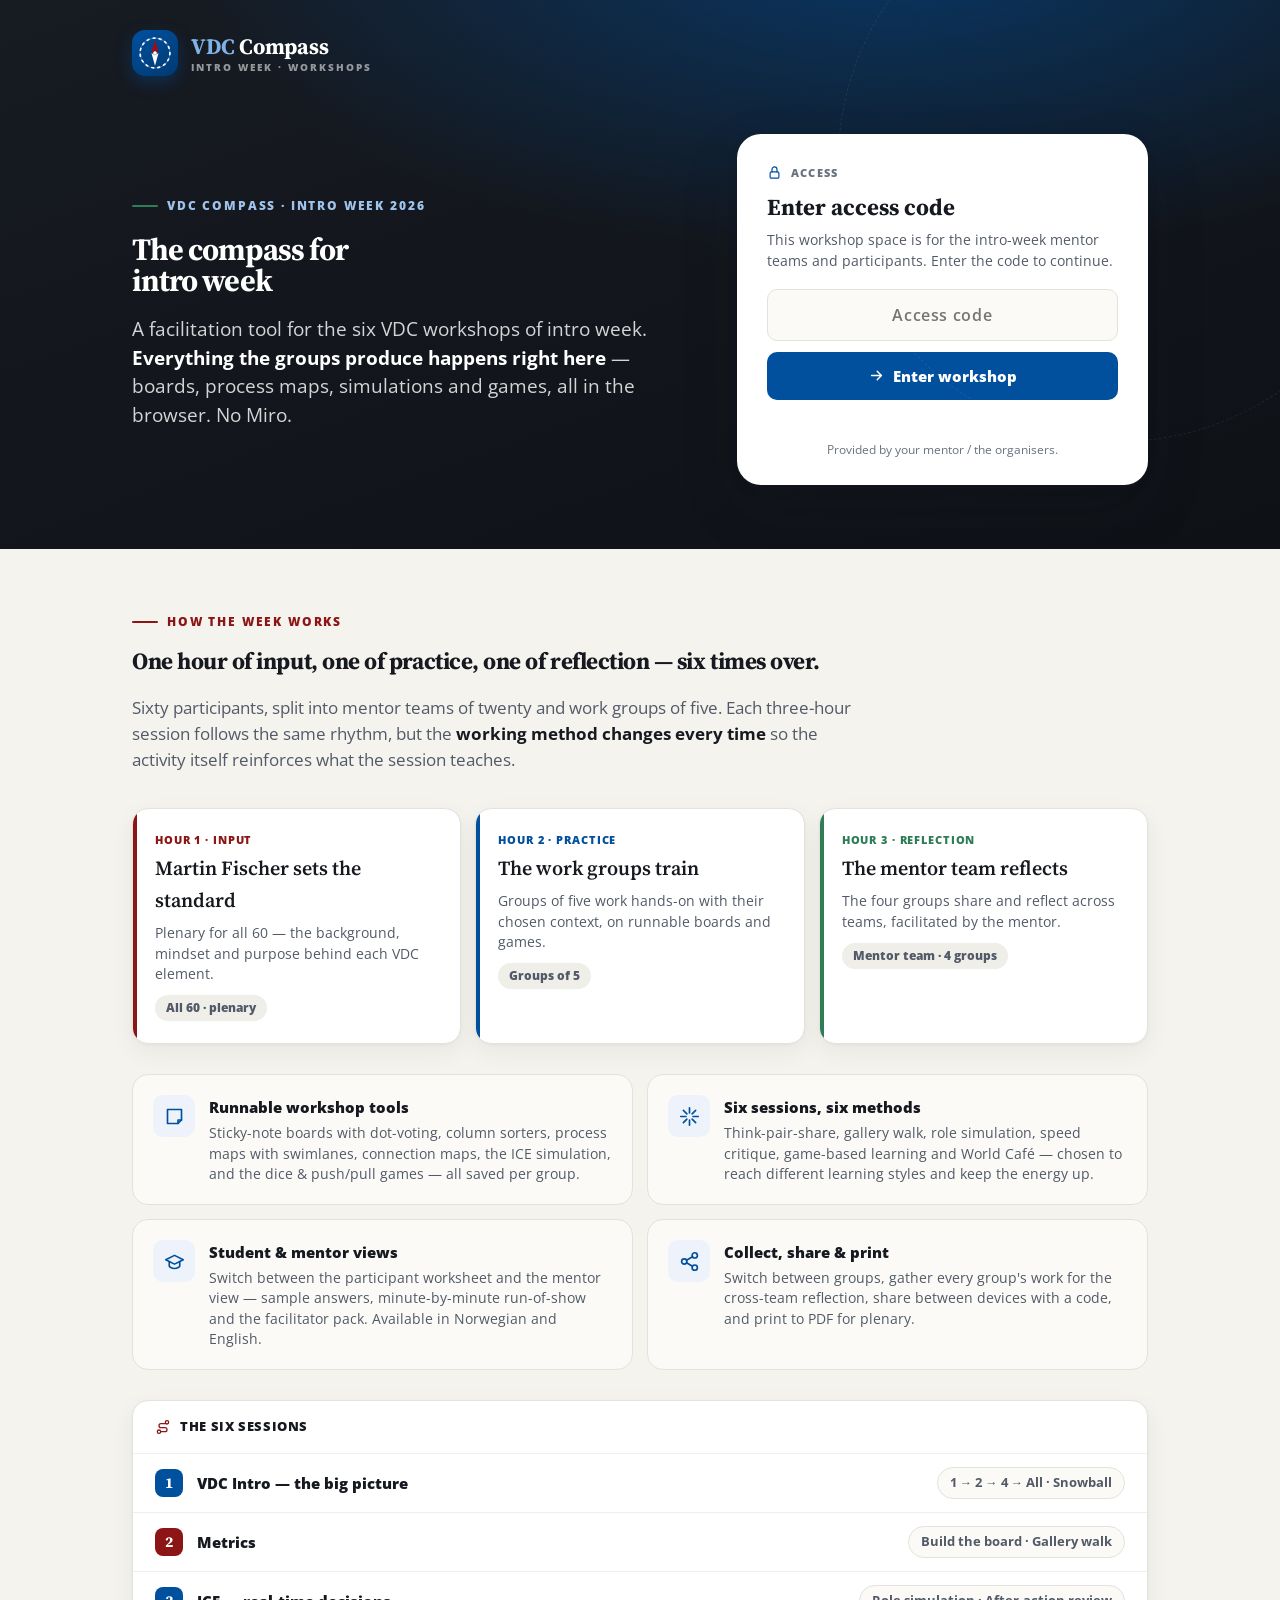
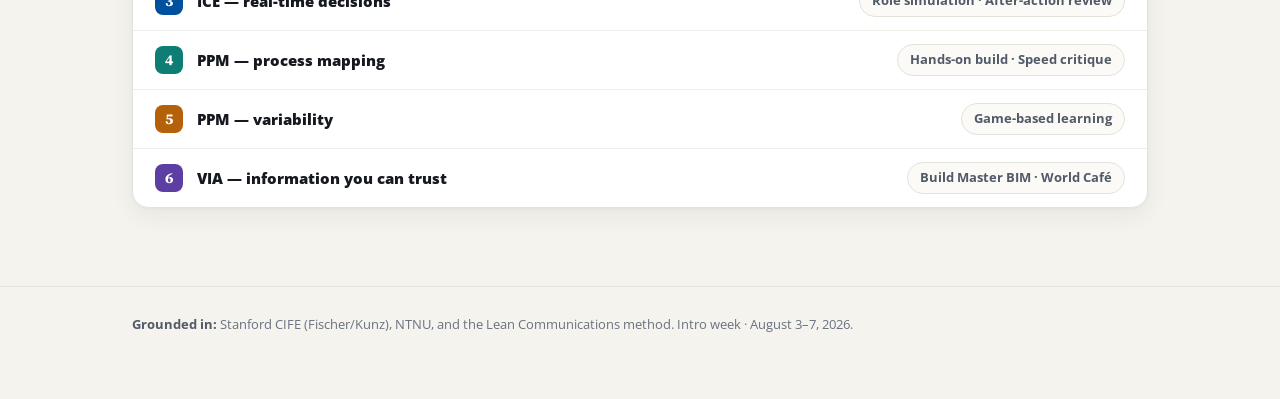
<file: index.html>
<!DOCTYPE html>
<html lang="en">
<head>
<meta charset="UTF-8">
<meta name="viewport" content="width=device-width, initial-scale=1.0">
<title>VDC Compass · Intro Week — Workshops</title>
<link rel="preconnect" href="https://fonts.googleapis.com">
<link rel="preconnect" href="https://fonts.gstatic.com" crossorigin>
<link href="https://fonts.googleapis.com/css2?family=Source+Serif+4:opsz,wght@8..60,400;8..60,500;8..60,600;8..60,700&family=Open+Sans:wght@400;600;700;800&display=swap" rel="stylesheet">
<style>
:root{
  --ntnu:#00509E; --ntnu-dark:#003a73; --ntnu-soft:#eef3fb; --ntnu-line:#cfdaf1;
  --cardinal:#8C1515; --red:#B1040E; --cardinal-soft:#f3e3e3;
  --ink:#16191f; --ink-2:#525a67; --muted:#6a7280; --faint:#aab0bb;
  --bg:#f4f3ee; --card:#ffffff; --cloud:#fbfaf7; --line:#e4e2dc; --line-2:#efeee9;
  --green:#2e7d57; --green-soft:#e3f1ea; --yellow:#d98a1f;
  --serif:'Source Serif 4',Georgia,serif; --sans:'Open Sans',-apple-system,BlinkMacSystemFont,'Segoe UI',Roboto,sans-serif;
  --r:10px; --r-lg:16px; --r-xl:24px;
  --shadow:0 1px 3px rgba(28,31,38,.04),0 8px 24px rgba(28,31,38,.06);
  --shadow-lg:0 4px 12px rgba(28,31,38,.08),0 24px 60px rgba(28,31,38,.14);
  --ease:cubic-bezier(.22,.61,.36,1);
}
*{box-sizing:border-box;margin:0;padding:0}
html{background:var(--bg)}
body{font-family:var(--sans);color:var(--ink);background:var(--bg);font-size:15.5px;line-height:1.6;-webkit-font-smoothing:antialiased}
svg{flex-shrink:0}
button{font-family:inherit;cursor:pointer;border:none;background:none}
button:focus-visible,input:focus-visible{outline:2.5px solid var(--ntnu);outline-offset:2px}
.wrap{max-width:1080px;margin:0 auto;padding:0 32px}

/* ---------- hero (dark) ---------- */
.hero{position:relative;background:radial-gradient(1200px 520px at 70% -10%,rgba(0,80,158,.55),transparent 60%),linear-gradient(160deg,#171b22,#0e1116);color:#fff;overflow:hidden}
.hero::after{content:"";position:absolute;right:-120px;top:-120px;width:560px;height:560px;border-radius:50%;border:1.5px dashed rgba(255,255,255,.08);pointer-events:none}
.hero-in{position:relative;max-width:1080px;margin:0 auto;padding:30px 32px 64px}
.brand{display:flex;align-items:center;gap:13px;margin-bottom:58px}
.cmark{width:46px;height:46px;border-radius:13px;background:linear-gradient(150deg,#00509E,#003a73);display:grid;place-items:center;box-shadow:0 6px 16px rgba(0,80,158,.4)}
.cmark .ring{transform-origin:24px 24px;animation:ring 34s linear infinite}
.cmark .needle{transform-origin:24px 24px;animation:needle 7s var(--ease) infinite}
@keyframes ring{to{transform:rotate(360deg)}}
@keyframes needle{0%,100%{transform:rotate(-8deg)}50%{transform:rotate(8deg)}}
@media(prefers-reduced-motion:reduce){.cmark *{animation:none!important}}
.brand .nm{display:flex;flex-direction:column;line-height:1}
.brand .wm{font-family:var(--serif);font-size:22px;font-weight:700;letter-spacing:-.01em}
.brand .wm b{color:#7fb2e6}
.brand small{font-size:10px;letter-spacing:2px;color:rgba(255,255,255,.55);font-weight:800;margin-top:5px}

.hero-grid{display:grid;grid-template-columns:1.15fr .85fr;gap:48px;align-items:center}
.eyebrow{display:inline-flex;align-items:center;gap:9px;font-size:11.5px;letter-spacing:.16em;font-weight:800;color:#9fc4ec;text-transform:uppercase;margin-bottom:18px}
.eyebrow::before{content:"";width:26px;height:2px;background:var(--green);border-radius:2px}
h1{font-family:var(--serif);font-size:clamp(2.5rem,1.4rem+3.6vw,4rem);font-weight:700;line-height:1.02;letter-spacing:-.03em;margin-bottom:18px}
.lead{font-size:18.5px;color:rgba(255,255,255,.82);max-width:520px;line-height:1.55}
.lead b{color:#fff}

/* access card */
.gate{background:var(--card);color:var(--ink);border-radius:var(--r-xl);box-shadow:var(--shadow-lg);padding:30px 30px 26px}
.gate-lbl{display:flex;align-items:center;gap:9px;font-size:11px;font-weight:800;letter-spacing:.12em;text-transform:uppercase;color:var(--muted);margin-bottom:7px}
.gate-lbl svg{width:15px;height:15px;color:var(--ntnu)}
.gate h2{font-family:var(--serif);font-size:23px;font-weight:700;margin-bottom:5px}
.gate p{font-size:13.5px;color:var(--ink-2);margin-bottom:18px;line-height:1.5}
.gate-form{display:flex;flex-direction:column;gap:11px}
.gate-input{width:100%;border:1.5px solid var(--line);border-radius:var(--r);padding:14px 16px;font-family:inherit;font-size:16px;font-weight:600;letter-spacing:.04em;color:var(--ink);background:var(--cloud);text-align:center}
.gate-input:focus{outline:none;border-color:var(--ntnu);background:#fff}
.gate-input.bad{border-color:var(--red);animation:shake .4s}
@keyframes shake{0%,100%{transform:translateX(0)}20%{transform:translateX(-7px)}40%{transform:translateX(6px)}60%{transform:translateX(-4px)}80%{transform:translateX(3px)}}
.gate-btn{display:flex;align-items:center;justify-content:center;gap:8px;width:100%;background:var(--ntnu);color:#fff;font-size:15px;font-weight:800;padding:14px;border-radius:var(--r);transition:.16s var(--ease)}
.gate-btn:hover{background:var(--ntnu-dark);transform:translateY(-1px)}
.gate-btn svg{width:17px;height:17px}
.gate-err{font-size:12.5px;font-weight:700;color:var(--red);min-height:16px;text-align:center}
.gate-hint{font-size:12px;color:var(--muted);text-align:center;margin-top:2px}
.gate.unlocked .gate-field{display:none}

/* ---------- context section ---------- */
.ctx{padding:64px 0 30px}
.sec-eyebrow{display:flex;align-items:center;gap:9px;font-size:11.5px;letter-spacing:.16em;font-weight:800;color:var(--cardinal);text-transform:uppercase;margin-bottom:12px}
.sec-eyebrow::before{content:"";width:26px;height:2px;background:var(--cardinal);border-radius:2px}
.ctx h2{font-family:var(--serif);font-size:clamp(1.9rem,1.3rem+1.4vw,2.6rem);font-weight:700;letter-spacing:-.02em;margin-bottom:14px;max-width:760px}
.ctx-lead{font-size:17px;color:var(--ink-2);max-width:740px;line-height:1.55;margin-bottom:34px}
.ctx-lead b{color:var(--ink)}

.rhythm{display:grid;grid-template-columns:repeat(3,1fr);gap:14px;margin-bottom:18px}
.rcard{background:var(--card);border:1px solid var(--line);border-radius:var(--r-lg);padding:22px;box-shadow:var(--shadow);position:relative;overflow:hidden}
.rcard::before{content:"";position:absolute;left:0;top:0;bottom:0;width:4px;background:var(--ac)}
.rcard .rnum{font-size:11px;font-weight:800;letter-spacing:.08em;text-transform:uppercase;color:var(--ac)}
.rcard h3{font-family:var(--serif);font-size:20px;font-weight:600;margin:4px 0 7px}
.rcard p{font-size:13.5px;color:var(--ink-2);line-height:1.5}
.rcard .who{display:inline-block;margin-top:11px;font-size:11.5px;font-weight:800;color:var(--ink-2);background:var(--line-2);padding:4px 11px;border-radius:999px}

.feature-grid{display:grid;grid-template-columns:1fr 1fr;gap:14px;margin-top:30px}
.feat{display:flex;gap:14px;background:var(--cloud);border:1px solid var(--line);border-radius:var(--r-lg);padding:20px}
.feat .fi{width:42px;height:42px;border-radius:var(--r);background:var(--ntnu-soft);color:var(--ntnu);display:grid;place-items:center;flex-shrink:0}
.feat .fi svg{width:21px;height:21px}
.feat h4{font-size:15px;font-weight:800;margin-bottom:4px}
.feat p{font-size:13.5px;color:var(--ink-2);line-height:1.5}

/* sessions strip */
.sessions{margin-top:30px;background:var(--card);border:1px solid var(--line);border-radius:var(--r-lg);box-shadow:var(--shadow);overflow:hidden}
.sessions-h{display:flex;align-items:center;gap:9px;padding:16px 22px;border-bottom:1px solid var(--line-2);font-size:12.5px;font-weight:800;text-transform:uppercase;letter-spacing:.05em;color:var(--ink)}
.sessions-h svg{width:16px;height:16px;color:var(--cardinal)}
.srow{display:flex;align-items:center;gap:14px;padding:13px 22px;border-bottom:1px solid var(--line-2)}
.srow:last-child{border-bottom:none}
.snum{width:28px;height:28px;border-radius:8px;color:#fff;font-family:var(--serif);font-weight:700;font-size:15px;display:grid;place-items:center;flex-shrink:0}
.stema{font-weight:800;font-size:14.5px;flex:1;min-width:120px}
.smeth{font-size:12.5px;font-weight:700;color:var(--ink-2);background:var(--cloud);border:1px solid var(--line);border-radius:999px;padding:5px 12px;white-space:nowrap}
@media(max-width:620px){.srow{flex-wrap:wrap;gap:8px}.smeth{margin-left:42px}}

/* footer */
.foot{border-top:1px solid var(--line);margin-top:48px}
.foot-in{max-width:1080px;margin:0 auto;padding:26px 32px 64px;font-size:13px;color:var(--muted);line-height:1.7}
.foot-in b{color:var(--ink-2)}

@media(max-width:860px){.hero-grid{grid-template-columns:1fr;gap:34px}.feature-grid{grid-template-columns:1fr}.rhythm{grid-template-columns:1fr}.brand{margin-bottom:40px}}
</style>
</head>
<body>

<header class="hero">
  <div class="hero-in">
    <div class="brand">
      <div class="cmark">
        <svg viewBox="0 0 48 48" width="34" height="34" aria-hidden="true">
          <circle cx="24" cy="24" r="21" fill="none" stroke="rgba(255,255,255,.22)" stroke-width="1.5"/>
          <circle class="ring" cx="24" cy="24" r="21" fill="none" stroke="#fff" stroke-width="2.4" stroke-dasharray="2.5 6.2" stroke-linecap="round"/>
          <g class="needle"><path d="M24 6 L29 24 L24 21 L19 24 Z" fill="#B1040E"/><path d="M24 42 L19 24 L24 27 L29 24 Z" fill="#fff"/></g>
          <circle cx="24" cy="24" r="2.6" fill="#fff"/>
        </svg>
      </div>
      <div class="nm"><div class="wm"><b>VDC</b> Compass</div><small>INTRO WEEK · WORKSHOPS</small></div>
    </div>

    <div class="hero-grid">
      <div>
        <div class="eyebrow">VDC Compass · Intro Week 2026</div>
        <h1>The compass for<br>intro week</h1>
        <p class="lead">A facilitation tool for the six VDC workshops of intro week. <b>Everything the groups produce happens right here</b> — boards, process maps, simulations and games, all in the browser. No Miro.</p>
      </div>

      <div class="gate" id="gate">
        <div class="gate-lbl"><svg viewBox="0 0 24 24" fill="none" stroke="currentColor" stroke-width="1.9" stroke-linecap="round" stroke-linejoin="round"><rect x="5" y="11" width="14" height="10" rx="2"/><path d="M8 11V7a4 4 0 018 0v4"/></svg>Access</div>
        <h2 id="gateTitle">Enter access code</h2>
        <p id="gateText">This workshop space is for the intro-week mentor teams and participants. Enter the code to continue.</p>
        <form class="gate-form" id="gateForm">
          <div class="gate-field">
            <input class="gate-input" id="code" type="password" placeholder="Access code" autocomplete="off" autocapitalize="off" spellcheck="false" aria-label="Access code">
          </div>
          <button class="gate-btn" type="submit" id="gateBtn">
            <svg viewBox="0 0 24 24" fill="none" stroke="currentColor" stroke-width="2" stroke-linecap="round" stroke-linejoin="round"><path d="M5 12h14M13 6l6 6-6 6"/></svg>
            <span id="gateBtnTxt">Enter workshop</span>
          </button>
          <div class="gate-err" id="err"></div>
          <div class="gate-hint" id="hint">Provided by your mentor / the organisers.</div>
        </form>
      </div>
    </div>
  </div>
</header>

<main class="ctx">
  <div class="wrap">
    <div class="sec-eyebrow">How the week works</div>
    <h2>One hour of input, one of practice, one of reflection — six times over.</h2>
    <p class="ctx-lead">Sixty participants, split into mentor teams of twenty and work groups of five. Each three-hour session follows the same rhythm, but the <b>working method changes every time</b> so the activity itself reinforces what the session teaches.</p>

    <div class="rhythm">
      <div class="rcard" style="--ac:var(--cardinal)"><div class="rnum">Hour 1 · Input</div><h3>Martin Fischer sets the standard</h3><p>Plenary for all 60 — the background, mindset and purpose behind each VDC element.</p><span class="who">All 60 · plenary</span></div>
      <div class="rcard" style="--ac:var(--ntnu)"><div class="rnum">Hour 2 · Practice</div><h3>The work groups train</h3><p>Groups of five work hands-on with their chosen context, on runnable boards and games.</p><span class="who">Groups of 5</span></div>
      <div class="rcard" style="--ac:var(--green)"><div class="rnum">Hour 3 · Reflection</div><h3>The mentor team reflects</h3><p>The four groups share and reflect across teams, facilitated by the mentor.</p><span class="who">Mentor team · 4 groups</span></div>
    </div>

    <div class="feature-grid">
      <div class="feat"><div class="fi"><svg viewBox="0 0 24 24" fill="none" stroke="currentColor" stroke-width="1.9" stroke-linecap="round" stroke-linejoin="round"><path d="M4 4h16v12l-4 4H4z"/><path d="M20 16h-4v4"/></svg></div><div><h4>Runnable workshop tools</h4><p>Sticky-note boards with dot-voting, column sorters, process maps with swimlanes, connection maps, the ICE simulation, and the dice & push/pull games — all saved per group.</p></div></div>
      <div class="feat"><div class="fi"><svg viewBox="0 0 24 24" fill="none" stroke="currentColor" stroke-width="1.9" stroke-linecap="round" stroke-linejoin="round"><path d="M12 2v6m0 8v6M2 12h6m8 0h6M5 5l4 4m6 6l4 4M5 19l4-4m6-6l4-4"/></svg></div><div><h4>Six sessions, six methods</h4><p>Think-pair-share, gallery walk, role simulation, speed critique, game-based learning and World Café — chosen to reach different learning styles and keep the energy up.</p></div></div>
      <div class="feat"><div class="fi"><svg viewBox="0 0 24 24" fill="none" stroke="currentColor" stroke-width="1.9" stroke-linecap="round" stroke-linejoin="round"><path d="M22 10L12 5 2 10l10 5 10-5z"/><path d="M6 12v5c0 1 2.7 3 6 3s6-2 6-3v-5"/></svg></div><div><h4>Student & mentor views</h4><p>Switch between the participant worksheet and the mentor view — sample answers, minute-by-minute run-of-show and the facilitator pack. Available in Norwegian and English.</p></div></div>
      <div class="feat"><div class="fi"><svg viewBox="0 0 24 24" fill="none" stroke="currentColor" stroke-width="1.9" stroke-linecap="round" stroke-linejoin="round"><circle cx="18" cy="5" r="3"/><circle cx="6" cy="12" r="3"/><circle cx="18" cy="19" r="3"/><path d="M8.6 13.5l6.8 4M15.4 6.5l-6.8 4"/></svg></div><div><h4>Collect, share & print</h4><p>Switch between groups, gather every group's work for the cross-team reflection, share between devices with a code, and print to PDF for plenary.</p></div></div>
    </div>

    <div class="sessions">
      <div class="sessions-h"><svg viewBox="0 0 24 24" fill="none" stroke="currentColor" stroke-width="1.9" stroke-linecap="round" stroke-linejoin="round"><circle cx="6" cy="19" r="2.5"/><circle cx="18" cy="5" r="2.5"/><path d="M8.5 19H15a3 3 0 000-6H9a3 3 0 010-6h6.5"/></svg>The six sessions</div>
      <div class="srow"><span class="snum" style="background:#00509E">1</span><span class="stema">VDC Intro — the big picture</span><span class="smeth">1 → 2 → 4 → All · Snowball</span></div>
      <div class="srow"><span class="snum" style="background:#8C1515">2</span><span class="stema">Metrics</span><span class="smeth">Build the board · Gallery walk</span></div>
      <div class="srow"><span class="snum" style="background:#00509E">3</span><span class="stema">ICE — real-time decisions</span><span class="smeth">Role simulation · After-action review</span></div>
      <div class="srow"><span class="snum" style="background:#0e7d73">4</span><span class="stema">PPM — process mapping</span><span class="smeth">Hands-on build · Speed critique</span></div>
      <div class="srow"><span class="snum" style="background:#b5610a">5</span><span class="stema">PPM — variability</span><span class="smeth">Game-based learning</span></div>
      <div class="srow"><span class="snum" style="background:#5d3fa3">6</span><span class="stema">VIA — information you can trust</span><span class="smeth">Build Master BIM · World Café</span></div>
    </div>
  </div>
</main>

<footer class="foot">
  <div class="foot-in">
    <b>Grounded in:</b> Stanford CIFE (Fischer/Kunz), NTNU, and the Lean Communications method. Intro week · August 3–7, 2026.
  </div>
</footer>

<script>
(function(){
  var TOOL="VDC Compass - Introuka.html";
  var CODE="vdc2026"; // access code (case-insensitive): VDC2026
  var gate=document.getElementById("gate");
  var form=document.getElementById("gateForm");
  var input=document.getElementById("code");
  var err=document.getElementById("err");
  var btnTxt=document.getElementById("gateBtnTxt");
  var title=document.getElementById("gateTitle");
  var text=document.getElementById("gateText");
  var hint=document.getElementById("hint");

  function unlocked(){try{return localStorage.getItem("vdc_unlocked")==="1";}catch(e){return false;}}

  if(unlocked()){
    gate.classList.add("unlocked");
    title.textContent="You're in";
    text.textContent="You already have access on this device. Continue to the workshop tool.";
    btnTxt.textContent="Continue to the tool";
    hint.style.display="none";
  }

  form.addEventListener("submit",function(e){
    e.preventDefault();
    if(gate.classList.contains("unlocked")){ go(); return; }
    var v=(input.value||"").trim().toLowerCase();
    if(v===CODE){
      try{localStorage.setItem("vdc_unlocked","1");}catch(e2){}
      go();
    }else{
      err.textContent="That code didn't work — check with your mentor.";
      input.classList.add("bad");
      input.value="";
      setTimeout(function(){input.classList.remove("bad");},450);
      input.focus();
    }
  });

  function go(){ window.location.href=TOOL; }
})();
</script>
</body>
</html>
</file>
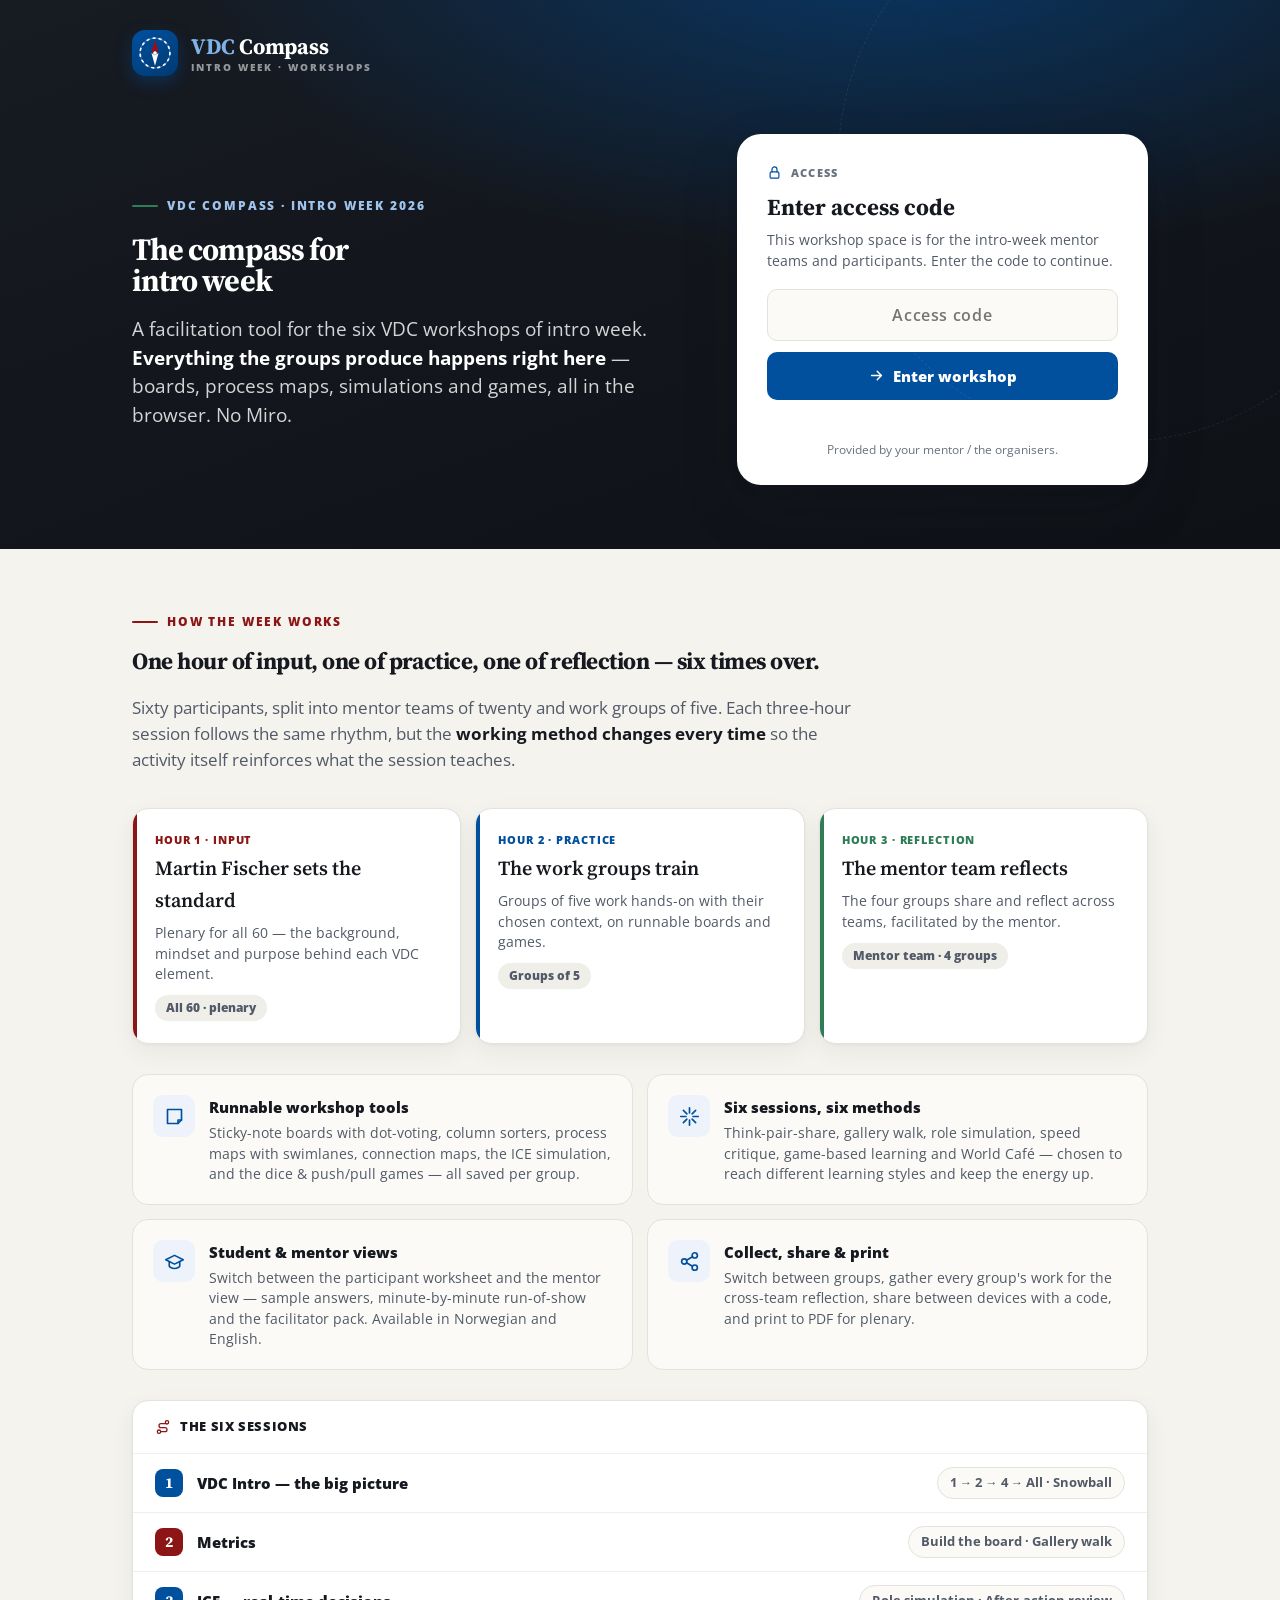
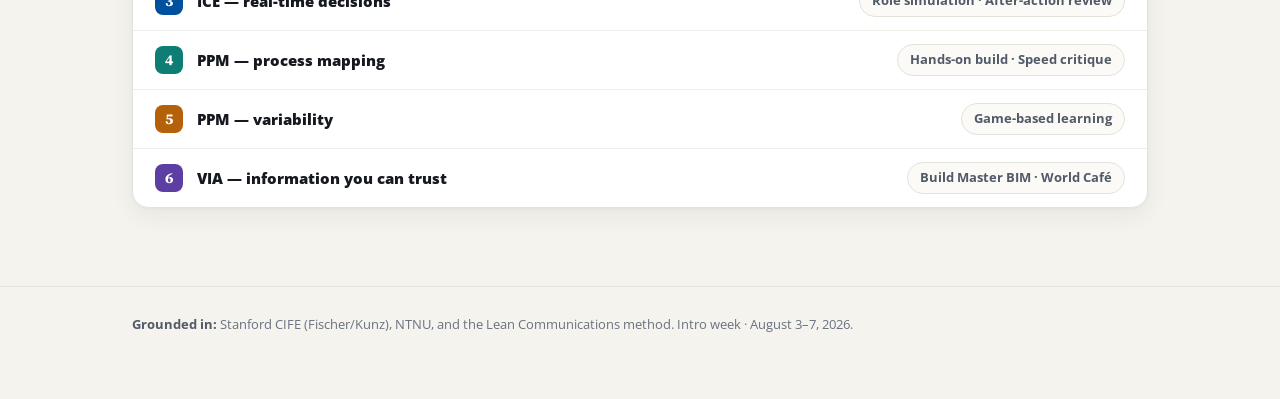
<file: VDC Compass - Introuka.html>
<!DOCTYPE html>
<html lang="no">
<head>
<meta charset="UTF-8">
<meta name="viewport" content="width=device-width, initial-scale=1.0">
<title>VDC Compass · Introuka – Workshops</title>
<script>
/* Access gate — bounce to the landing page unless the code has been entered.
   Light client-side gate (static site): keeps casual visitors out, not a vault. */
(function(){try{if(localStorage.getItem('vdc_unlocked')==='1')return;}catch(e){return;}location.replace('index.html');})();
</script>
<link rel="preconnect" href="https://fonts.googleapis.com">
<link rel="preconnect" href="https://fonts.gstatic.com" crossorigin>
<link href="https://fonts.googleapis.com/css2?family=Source+Serif+4:opsz,wght@8..60,400;8..60,500;8..60,600;8..60,700&family=Open+Sans:wght@400;600;700;800&display=swap" rel="stylesheet">
<style>
:root{
  --ntnu:#00509E; --ntnu-dark:#003a73; --ntnu-soft:#eef3fb; --ntnu-line:#cfdaf1;
  --cardinal:#8C1515; --cardinal-dark:#631212; --red:#B1040E; --cardinal-soft:#f3e3e3; --cardinal-line:#e3cccc;
  --ink:#16191f; --ink-2:#525a67; --muted:#6a7280; --faint:#aab0bb;
  --bg:#f4f3ee; --card:#ffffff; --cloud:#fbfaf7; --line:#e4e2dc; --line-2:#efeee9; --hover:#f1efe9;
  --green:#2e7d57; --green-soft:#e3f1ea; --yellow:#d98a1f; --yellow-soft:#fbeed6;
  --d1:#6096d0; --d2:#ef8114; --d3:#3cbfbe; --d4:#f7d019; --d5:#b01b81; --d6:#482776;
  --serif:'Source Serif 4',Georgia,serif; --sans:'Open Sans',-apple-system,BlinkMacSystemFont,'Segoe UI',Roboto,sans-serif;
  --r:10px; --r-lg:16px; --r-xl:24px;
  --shadow:0 1px 3px rgba(28,31,38,.04),0 8px 24px rgba(28,31,38,.06);
  --shadow-sm:0 1px 3px rgba(28,31,38,.05);
  --shadow-lg:0 4px 12px rgba(28,31,38,.08),0 24px 60px rgba(28,31,38,.12);
  --ease:cubic-bezier(.22,.61,.36,1);
}
*{box-sizing:border-box;margin:0;padding:0}
html{background:#f4f3ee}
body{font-family:var(--sans);color:var(--ink);background:var(--bg);font-size:15.5px;line-height:1.6;-webkit-font-smoothing:antialiased}
body.noscroll{overflow:hidden}
svg{width:16px;height:16px;flex-shrink:0}
button{font-family:inherit;cursor:pointer;border:none;background:none}
button:focus-visible,a:focus-visible{outline:2.5px solid var(--ntnu);outline-offset:2px;border-radius:6px}
.tnum{font-variant-numeric:tabular-nums}

/* ---------- reveal motion ---------- */
.reveal{opacity:0;transform:translateY(16px);transition:opacity .6s var(--ease),transform .6s var(--ease)}
.reveal.in{opacity:1;transform:none}
@media(prefers-reduced-motion:reduce){.reveal{opacity:1;transform:none;transition:none}}

/* ---------- top bar ---------- */
.top{position:sticky;top:0;z-index:60;background:rgba(255,255,255,.9);backdrop-filter:blur(12px);border-bottom:1px solid var(--line)}
.top-in{max-width:1180px;margin:0 auto;padding:13px 32px;display:flex;align-items:center;gap:13px}
.cmark{width:46px;height:46px;border-radius:13px;background:linear-gradient(150deg,#00509E,#003a73);display:grid;place-items:center;flex-shrink:0;box-shadow:0 6px 16px rgba(0,80,158,.32)}
.cmark-svg .cmark-ring{transform-origin:24px 24px;animation:cring 32s linear infinite}
.cmark-svg .cmark-needle{transform-origin:24px 24px;animation:cneedle 7s var(--ease) infinite}
@keyframes cring{to{transform:rotate(360deg)}}
@keyframes cneedle{0%,100%{transform:rotate(-8deg)}50%{transform:rotate(8deg)}}
@media(prefers-reduced-motion:reduce){.cmark-svg *{animation:none!important}}
.nm{display:flex;flex-direction:column;line-height:1}
.nm .wm{font-family:var(--serif);font-size:21px;font-weight:700;letter-spacing:-.01em}
.nm .wm b{color:var(--ntnu)}
.nm small{font-family:var(--sans);font-size:10px;letter-spacing:2px;color:var(--muted);font-weight:800;margin-top:4px}
.rolesw{margin-left:18px;display:flex;background:var(--line-2);border-radius:999px;padding:3px}
.rolesw button{font-size:12.5px;font-weight:800;color:var(--ink-2);padding:8px 16px;border-radius:999px;display:flex;align-items:center;gap:7px;transition:.16s var(--ease)}
.rolesw button svg{width:14px;height:14px}
.rolesw button.on{background:var(--card);box-shadow:var(--shadow-sm)}
.rolesw button.on[data-r="student"]{color:var(--ntnu)}
.rolesw button.on[data-r="mentor"]{color:var(--cardinal)}
.topright{margin-left:auto;display:flex;align-items:center;gap:10px}
.gid{display:flex;align-items:center;gap:7px;font-size:12.5px;font-weight:800;color:var(--ntnu);background:var(--ntnu-soft);padding:8px 13px;border-radius:999px;cursor:pointer;transition:.15s}
.gid:hover{background:#e2ebf8}
.gid svg{width:14px;height:14px}
.tbtn{display:flex;align-items:center;gap:7px;font-size:12.5px;font-weight:800;color:var(--cardinal);background:var(--cardinal-soft);padding:8px 13px;border-radius:999px;transition:.15s}
.tbtn:hover{background:#efd9d9}
.tbtn svg{width:14px;height:14px}
.badge{display:flex;align-items:center;gap:7px;background:var(--green-soft);color:var(--green);font-size:12px;font-weight:800;padding:8px 13px;border-radius:999px}
.badge svg{width:13px;height:13px}
@media(max-width:760px){.nm small{display:none}.badge{display:none}}

.tabs{position:sticky;top:72px;z-index:55;background:rgba(244,243,238,.94);backdrop-filter:blur(8px);border-bottom:1px solid var(--line)}
.tabs-in{max-width:1180px;margin:0 auto;padding:10px 32px;display:flex;gap:8px;overflow-x:auto;scrollbar-width:none}
.tabs-in::-webkit-scrollbar{display:none}
.tab{flex-shrink:0;display:flex;align-items:center;gap:8px;padding:9px 15px;border-radius:999px;font-size:13.5px;font-weight:800;color:var(--ink-2);border:1.5px solid var(--line);background:var(--card);transition:.18s var(--ease);white-space:nowrap}
.tab svg{width:15px;height:15px}
.tab:hover{border-color:var(--ntnu-line);transform:translateY(-1px)}
.tab.on{background:var(--ink);color:#fff;border-color:var(--ink)}

.wrap{max-width:1180px;margin:0 auto;padding:40px 32px 110px}
.eyebrow{display:flex;align-items:center;gap:9px;font-size:11.5px;letter-spacing:.16em;font-weight:800;color:var(--muted);text-transform:uppercase;margin-bottom:16px}
.eyebrow svg{width:15px;height:15px;color:var(--cardinal)}
h1{font-family:var(--serif);font-size:clamp(2.4rem,1.3rem+3.4vw,3.9rem);font-weight:700;line-height:1.02;letter-spacing:-.03em;margin-bottom:16px}
.lead{font-size:18.5px;color:var(--ink-2);max-width:820px;line-height:1.55}
.lead b{color:var(--ink)}
h2.sec{font-family:var(--serif);font-size:26px;font-weight:700;letter-spacing:-.4px;margin:46px 0 16px;display:flex;align-items:center;gap:10px}
h2.sec svg{width:21px;height:21px;color:var(--cardinal)}

/* ---------- hero + journey compass ---------- */
.hero{position:relative}
.hero h1{margin-bottom:18px}
.journey-c{display:grid;grid-template-columns:200px 1fr;gap:32px;align-items:center;margin-top:30px;background:var(--card);border:1px solid var(--line);border-radius:var(--r-xl);padding:28px 30px;box-shadow:var(--shadow)}
.jc-ring{position:relative;width:200px;height:200px}
.jc-svg{width:200px;height:200px;transform:rotate(-90deg)}
.jc-track{fill:none;stroke:var(--line-2);stroke-width:6}
.jc-prog{fill:none;stroke:var(--green);stroke-width:6;stroke-linecap:round;transition:stroke-dashoffset 1s var(--ease)}
.jc-core{position:absolute;inset:0;display:grid;place-content:center;text-align:center}
.jc-pct{font-family:var(--serif);font-size:34px;font-weight:700;line-height:1;color:var(--ink)}
.jc-lbl{font-size:9.5px;font-weight:800;letter-spacing:.1em;text-transform:uppercase;color:var(--muted);margin-top:5px}
.jc-pt{position:absolute;width:38px;height:38px;border-radius:50%;transform:translate(-50%,-50%);background:var(--card);border:2.5px solid var(--line);display:grid;place-items:center;font-weight:800;font-size:14px;color:var(--muted);transition:.2s var(--ease)}
.jc-pt:hover{transform:translate(-50%,-50%) scale(1.12)}
.jc-pt.started{border-color:var(--cc);color:var(--cc)}
.jc-pt.done{background:var(--cc);border-color:var(--cc);color:#fff;box-shadow:0 4px 12px color-mix(in srgb,var(--cc) 40%,transparent)}
.jc-side .jc-h{font-family:var(--serif);font-size:21px;font-weight:700;margin-bottom:7px}
.jc-side p{font-size:14.5px;color:var(--ink-2);line-height:1.5;max-width:460px}
.jc-leg{display:flex;align-items:center;gap:8px;flex-wrap:wrap;margin-top:14px;font-size:12px;font-weight:700;color:var(--muted)}
.jc-leg .lg{width:13px;height:13px;border-radius:50%;border:2px solid var(--line);display:inline-block;margin-right:-2px}
.jc-leg .lg.done{background:var(--green);border-color:var(--green)}
.jc-leg .lg.started{border-color:var(--ntnu)}
@media(max-width:680px){.journey-c{grid-template-columns:1fr;justify-items:center;text-align:center}.jc-side p{margin:0 auto}.jc-leg{justify-content:center}}

/* ---------- role bar / week / dims (ported) ---------- */
.rolebar{display:flex;align-items:center;gap:11px;border-radius:var(--r-lg);padding:13px 18px;margin:22px 0 6px;font-size:13.5px;font-weight:600}
.rolebar.student{background:var(--ntnu-soft);color:var(--ntnu-dark)}
.rolebar.mentor{background:var(--cardinal-soft);color:var(--cardinal-dark)}
.rolebar svg{width:18px;height:18px;flex-shrink:0}
.week{display:grid;grid-template-columns:repeat(5,1fr);gap:12px;margin:18px 0 8px}
.day{background:var(--card);border:1px solid var(--line);border-radius:var(--r-lg);overflow:hidden;box-shadow:var(--shadow-sm);display:flex;flex-direction:column}
.day .dh{padding:12px 14px;border-bottom:1px solid var(--line-2);background:var(--cloud)}
.day .dh .dd{font-size:11px;font-weight:800;color:var(--muted);letter-spacing:.04em}
.day .dh .dn{font-family:var(--serif);font-size:16px;font-weight:600;margin-top:1px}
.day .slots{padding:10px;display:flex;flex-direction:column;gap:8px;flex:1}
.slot{border-radius:var(--r);padding:10px 11px;font-size:12px;font-weight:600;line-height:1.3;border:1px solid var(--line);background:#fff;color:var(--ink-2)}
.slot .st{font-size:9.5px;font-weight:800;letter-spacing:.06em;text-transform:uppercase;opacity:.7;margin-bottom:3px}
.slot.ws{cursor:pointer;color:#fff;border:none;transition:.18s var(--ease);font-weight:800}
.slot.ws:hover{transform:translateY(-3px) scale(1.02);box-shadow:var(--shadow)}
.slot.lunch{background:var(--green-soft);color:var(--green);text-align:center;font-weight:800;font-size:10.5px;letter-spacing:.06em}
.slot.muted2{background:var(--line-2);color:var(--ink-2);border:none}
.dims{display:grid;grid-template-columns:repeat(auto-fit,minmax(220px,1fr));gap:16px}
.dim{background:var(--card);border:1px solid var(--line);border-radius:var(--r-lg);padding:22px;box-shadow:var(--shadow-sm);cursor:pointer;transition:.18s var(--ease)}
.dim:hover{transform:translateY(-4px);box-shadow:var(--shadow);border-color:var(--ntnu-line)}
.dim .di{width:44px;height:44px;border-radius:var(--r);background:var(--ntnu-soft);color:var(--ntnu);display:grid;place-items:center;margin-bottom:13px;transition:.18s var(--ease)}
.dim:hover .di{transform:scale(1.08) rotate(-4deg)}
.dim .di svg{width:22px;height:22px}
.dim h3{font-family:var(--serif);font-size:19px;font-weight:600;margin-bottom:5px}
.dim p{font-size:13.5px;color:var(--ink-2);line-height:1.5}

/* ---------- session pills ---------- */
.subnav{display:flex;gap:8px;flex-wrap:wrap;margin:18px 0 26px}
.spill{display:flex;align-items:center;gap:8px;padding:9px 14px;border-radius:999px;font-size:13px;font-weight:800;border:1.5px solid var(--line);background:var(--card);color:var(--ink-2);transition:.16s var(--ease)}
.spill:hover{transform:translateY(-2px);border-color:var(--ntnu-line)}
.spill .d{width:9px;height:9px;border-radius:50%}
.spill.on{color:#fff;border-color:transparent}

/* ---------- anatomy / phases ---------- */
.anat{background:var(--card);border:1px solid var(--line);border-radius:var(--r-xl);padding:26px 28px;box-shadow:var(--shadow-sm);margin-top:14px}
.anat h3{font-family:var(--serif);font-size:21px;font-weight:700;margin-bottom:4px}
.anat .sub{font-size:14px;color:var(--ink-2);margin-bottom:22px}
.phases{display:grid;grid-template-columns:repeat(3,1fr);gap:16px}
.phase{border-radius:var(--r-lg);padding:18px;border:1px solid var(--line);transition:.18s var(--ease)}
.phase:hover{transform:translateY(-3px);box-shadow:var(--shadow)}
.phase.p1{background:#fbf7f7;border-color:var(--cardinal-soft)} .phase.p2{background:var(--ntnu-soft);border-color:var(--ntnu-line)} .phase.p3{background:var(--green-soft);border-color:#c4e3d3}
.phase .pi{width:40px;height:40px;border-radius:var(--r);display:grid;place-items:center;color:#fff;margin-bottom:12px}
.phase.p1 .pi{background:var(--cardinal)} .phase.p2 .pi{background:var(--ntnu)} .phase.p3 .pi{background:var(--green)}
.phase .pi svg{width:20px;height:20px}
.phase .pt{font-size:10px;font-weight:800;letter-spacing:.1em;text-transform:uppercase;color:var(--muted)}
.phase h4{font-family:var(--serif);font-size:18px;font-weight:600;margin:2px 0 6px}
.phase p{font-size:13px;color:var(--ink-2);line-height:1.5}

/* ---------- generic block ---------- */
.block{background:var(--card);border:1px solid var(--line);border-radius:var(--r-lg);box-shadow:var(--shadow-sm);margin:16px 0;overflow:hidden}
.block.full{overflow:visible}
.bh{display:flex;align-items:center;gap:13px;padding:16px 22px;border-bottom:1px solid var(--line-2);flex-wrap:wrap}
.bh .bi{width:40px;height:40px;border-radius:var(--r);display:grid;place-items:center;color:#fff;flex-shrink:0}
.bh .bi svg{width:20px;height:20px}
.bh .bhtxt{flex:1;min-width:0}
.bh .phase-lbl{font-size:10.5px;font-weight:800;letter-spacing:.1em;text-transform:uppercase;color:var(--muted)}
.bh h3{font-family:var(--serif);font-size:19px;font-weight:600}
.bh .time{margin-left:auto;font-size:12.5px;font-weight:800;color:var(--ink-2);background:var(--line-2);padding:7px 13px;border-radius:999px;white-space:normal;flex-shrink:0}
.bb{padding:22px}
.bb h5{font-size:13px;font-weight:800;color:var(--ink);text-transform:uppercase;letter-spacing:.04em;margin:18px 0 8px;display:flex;align-items:center;gap:7px}
.bb h5:first-child{margin-top:0}
.bb h5 svg{width:14px;height:14px;color:var(--cardinal)}
.bb p{font-size:14.5px;color:var(--ink-2);margin:6px 0}
.bb ul{list-style:none;margin:6px 0}
.bb li{font-size:14.5px;color:var(--ink-2);padding:6px 0 6px 26px;position:relative;line-height:1.5}
.bb li::before{content:"";position:absolute;left:4px;top:13px;width:7px;height:7px;border-radius:50%;background:var(--ntnu-line)}
.bb li.chk::before{content:"✓";left:2px;top:5px;width:auto;height:auto;background:none;color:var(--green);font-weight:800;font-size:13px}
.bb li.q::before{content:"?";left:2px;top:5px;width:auto;height:auto;background:none;color:var(--cardinal);font-weight:800;font-size:13px}
.goal{display:flex;gap:14px;border-radius:var(--r-lg);padding:18px 22px;margin:18px 0;color:#fff}
.goal .gi{flex-shrink:0;width:24px;height:24px}
.goal .gl{font-size:11px;font-weight:800;letter-spacing:.12em;text-transform:uppercase;opacity:.85;color:#fff}
.goal p{font-size:16px;font-weight:600;line-height:1.45;margin-top:3px;color:#fff !important}
.awareness{background:var(--cloud);border:1px solid var(--line);border-left:3px solid var(--green);border-radius:var(--r);padding:13px 15px;margin-top:14px;font-size:14px;color:var(--ink-2)}
.awareness b{color:var(--green)}
.awareness-big{padding:18px 20px;font-size:15px}
.awctrl{margin-top:13px}
.awbtn{display:inline-flex;align-items:center;gap:8px;font-size:13.5px;font-weight:800;padding:11px 18px;border-radius:999px;background:var(--ink);color:#fff;transition:.18s var(--ease)}
.awbtn svg{width:16px;height:16px}
.awbtn:hover{transform:translateY(-2px);box-shadow:var(--shadow)}
.awbtn.on{background:var(--green)}
.takeaway{display:flex;gap:15px;align-items:center;background:var(--ink);color:#fff;border-radius:var(--r-lg);padding:18px 22px;margin:18px 0}
.takeaway .ti{width:44px;height:44px;border-radius:50%;background:rgba(255,255,255,.15);display:grid;place-items:center;flex-shrink:0}
.takeaway .ti svg{width:22px;height:22px}
.takeaway .tl{font-size:10.5px;font-weight:800;letter-spacing:.12em;text-transform:uppercase;opacity:.7}
.takeaway p{font-size:15.5px;font-weight:600;margin-top:2px}

/* ---------- task-flow strip + method grid ---------- */
.taskflow{background:var(--card);border:1px solid var(--line);border-radius:var(--r-lg);box-shadow:var(--shadow-sm);padding:14px 18px;margin:0 0 18px}
.tf-h{display:flex;align-items:center;gap:8px;font-size:13px;margin-bottom:12px}
.tf-h svg{width:16px;height:16px;color:var(--cardinal)}
.tf-h b{font-weight:800}
.tf-sub{font-weight:600;color:var(--muted);font-size:12.5px;margin-left:2px}
.tf-row{display:flex;align-items:stretch;gap:8px;flex-wrap:wrap}
.tf-step{display:flex;flex-direction:column;gap:6px;align-items:flex-start;background:var(--cloud);border:1px solid var(--line);border-radius:var(--r);padding:9px 12px;min-width:0;flex:1 1 0;min-width:120px}
.tf-n{width:22px;height:22px;border-radius:6px;color:#fff;font-family:var(--serif);font-weight:700;font-size:13px;display:grid;place-items:center;flex-shrink:0}
.tf-l{font-size:12.5px;font-weight:700;color:var(--ink);line-height:1.3}
.tf-carry{display:inline-flex;align-items:center;gap:4px;font-size:10.5px;font-weight:800;color:var(--green);background:var(--green-soft);padding:3px 7px;border-radius:6px}
.tf-carry svg{width:11px;height:11px}
.tf-arr{align-self:center;color:var(--faint);font-weight:800;font-size:15px;flex-shrink:0}
.methodgrid{display:grid;grid-template-columns:repeat(3,1fr);gap:14px;margin:18px 0 26px}
@media(max-width:760px){.methodgrid{grid-template-columns:1fr}.tf-step{flex-basis:auto}.tf-arr{display:none}}

/* ---------- oppgave cards ---------- */
.wsh{font-size:13px;font-weight:800;text-transform:uppercase;letter-spacing:.04em;color:var(--ink);margin:30px 0 14px;display:flex;align-items:center;gap:8px}
.wsh svg{color:var(--cardinal)}
.wsh-sub{font-weight:700;color:var(--muted);text-transform:none;letter-spacing:0;font-size:12.5px}
.opg{border:1px solid var(--line);border-radius:var(--r-lg);margin:14px 0;overflow:hidden;background:var(--card);box-shadow:var(--shadow-sm)}
.opg .oh{display:flex;gap:13px;align-items:flex-start;padding:18px 20px}
.opg .oh>.on{width:32px;height:32px;border-radius:9px;display:grid;place-items:center;color:#fff;font-family:var(--serif);font-weight:700;font-size:16px;flex-shrink:0}
.opg .oq{font-size:15.5px;color:var(--ink);font-weight:600;line-height:1.5}
.otype{display:inline-flex;align-items:center;gap:6px;font-size:10px;font-weight:800;letter-spacing:.06em;text-transform:uppercase;padding:4px 9px;border-radius:6px;margin-bottom:7px}
.otype.praktisk{background:var(--green-soft);color:var(--green)}
.otype.refleksjon{background:var(--ntnu-soft);color:var(--ntnu)}
.otype.analyse{background:var(--cardinal-soft);color:var(--cardinal)}
.how{margin:0 20px 14px;font-size:13.5px;color:var(--ink-2);background:var(--cloud);border:1px solid var(--line);border-radius:var(--r);padding:11px 14px;line-height:1.5}
.how b{color:var(--ink)}
.ctx-chip{display:inline-flex;align-items:center;gap:6px;font-size:11px;font-weight:800;color:var(--ntnu);background:var(--ntnu-soft);padding:4px 11px;border-radius:999px;margin:0 0 9px}
.ctx-chip svg{width:12px;height:12px}
.svar{margin:0 20px 16px;background:var(--green-soft);border:1px solid #c4e3d3;border-radius:var(--r);padding:13px 15px}
.svar .sl{display:flex;align-items:center;gap:7px;font-size:10.5px;font-weight:800;letter-spacing:.06em;text-transform:uppercase;color:var(--green);margin-bottom:7px}
.svar .sl svg{width:14px;height:14px}
.svar p,.svar li{font-size:13.5px;color:var(--ink-2);line-height:1.5}
.svar ul{list-style:none;margin:4px 0}
.svar li{padding:3px 0 3px 16px;position:relative}
.svar li::before{content:"–";position:absolute;left:0;color:var(--green);font-weight:700}
.afield{margin:0 20px 16px}
.afield .al{font-size:11px;font-weight:800;color:var(--muted);text-transform:uppercase;letter-spacing:.04em;margin-bottom:6px;display:flex;align-items:center;gap:6px}
.afield .al svg{width:13px;height:13px;color:var(--ntnu)}
.afield textarea{width:100%;min-height:64px;border:1.5px solid var(--line);border-radius:var(--r);padding:11px 13px;font-family:inherit;font-size:14px;color:var(--ink);background:#fffdf6;resize:vertical;line-height:1.5}
.afield textarea:focus{outline:none;border-color:var(--ntnu);background:#fff}

/* ---------- context selector ---------- */
.ctxbar{background:var(--card);border:1px solid var(--line);border-radius:var(--r-lg);padding:18px 20px;box-shadow:var(--shadow-sm);margin:8px 0 18px}
.ctxbar .cth{display:flex;align-items:center;gap:9px;font-weight:800;font-size:15px;margin-bottom:11px}
.ctxbar .cth svg{color:var(--ntnu)}
.ctxrow{display:flex;gap:10px;flex-wrap:wrap;align-items:center}
.ctxrow select,.ctxrow input{border:1.5px solid var(--line);border-radius:999px;padding:10px 16px;font-family:inherit;font-size:14px;color:var(--ink);background:#fff;font-weight:600;min-width:240px}
.ctxrow select:focus,.ctxrow input:focus{outline:none;border-color:var(--ntnu)}
.ctx-chosen{margin-top:13px;background:var(--ntnu-soft);border:1px solid var(--ntnu-line);border-radius:var(--r);padding:13px 15px;font-size:14px;color:var(--ink-2);line-height:1.5}
.ctx-chosen b{color:var(--ntnu-dark)}
.ctx-chosen .ct-tags{display:flex;gap:7px;margin-top:6px}
.ctx-chosen .ct-tags span{font-size:10.5px;font-weight:800;text-transform:uppercase;letter-spacing:.04em;padding:3px 9px;border-radius:6px;background:#fff;color:var(--ntnu)}
.ctx-none{font-size:13px;color:var(--muted);margin-top:11px}

/* ====================================================
   TOOL WRAP + BOARDS
   ==================================================== */
.toolwrap{margin:0 20px 18px;border:1.5px solid var(--line);border-radius:var(--r-lg);overflow:hidden;background:linear-gradient(180deg,#fff,#fcfbf8)}
.toolwrap.full{position:fixed;inset:16px;z-index:200;margin:0;box-shadow:var(--shadow-lg);display:flex;flex-direction:column;background:#fff}
.toolwrap.full .tool-stage{flex:1;overflow:auto}
.tool-head{display:flex;align-items:center;gap:10px;padding:11px 14px;background:var(--cloud);border-bottom:1px solid var(--line)}
.tool-title{display:flex;align-items:center;gap:8px;font-weight:800;font-size:14px}
.tool-title svg{width:16px;height:16px;color:var(--ntnu)}
.tool-kind{display:inline-flex;align-items:center;gap:5px;font-size:10px;font-weight:800;letter-spacing:.04em;text-transform:uppercase;color:var(--ink-2);background:var(--line-2);padding:4px 9px;border-radius:6px}
.tool-kind svg{width:12px;height:12px}
.tool-shared{display:inline-flex;align-items:center;gap:5px;font-size:10px;font-weight:800;color:var(--ntnu);background:var(--ntnu-soft);padding:4px 9px;border-radius:6px}
.tool-shared svg{width:11px;height:11px}
.tool-exp{margin-left:auto;width:32px;height:32px;border-radius:8px;background:#fff;border:1.5px solid var(--line);display:grid;place-items:center;color:var(--ink-2);transition:.15s}
.tool-exp+.tool-exp{margin-left:6px}
.tool-exp:hover{border-color:var(--ntnu-line);color:var(--ntnu)}
.tool-exp svg{width:15px;height:15px}
.tool-prompt{display:flex;gap:9px;padding:11px 16px;font-size:13px;color:var(--ink-2);background:#fffdf3;border-bottom:1px solid var(--line-2);line-height:1.45}
.tool-prompt svg{width:15px;height:15px;color:var(--yellow);flex-shrink:0;margin-top:1px}
.tool-stage{padding:14px}

/* shared board bar */
.bbar{display:flex;align-items:center;gap:8px;flex-wrap:wrap;margin-bottom:12px}
.bbtn{display:inline-flex;align-items:center;gap:7px;font-size:13px;font-weight:800;padding:9px 14px;border-radius:999px;background:var(--ntnu);color:#fff;transition:.16s var(--ease);text-decoration:none}
.bbtn:hover{background:var(--ntnu-dark);transform:translateY(-1px)}
.bbtn svg{width:15px;height:15px}
.bbtn.ghost{background:#fff;border:1.5px solid var(--line);color:var(--ink-2)}
.bbtn.ghost:hover{border-color:var(--ntnu-line);color:var(--ntnu);background:#fff}
.bbtn.band{background:#fff;border:1.5px solid var(--cc);color:var(--cc)}
.bbtn.band:hover{background:var(--cc);color:#fff}
.swrow{display:flex;gap:7px;margin-left:4px}
.sw{width:24px;height:24px;border-radius:50%;border:2px solid #fff;box-shadow:0 0 0 1px var(--line);cursor:pointer;transition:.12s}
.sw:hover{transform:scale(1.12)}
.sw.on{box-shadow:0 0 0 2.5px var(--ink)}
.palh{font-size:12px;font-weight:800;color:var(--muted);text-transform:uppercase;letter-spacing:.04em}

/* free canvas */
.canvas{position:relative;height:400px;background:#eceae2;background-image:radial-gradient(rgba(0,0,0,.07) 1px,transparent 1px);background-size:22px 22px;border:1px solid var(--line);border-radius:var(--r);overflow:hidden;touch-action:none}
.canvas.voting{cursor:cell}
.chint{position:absolute;inset:0;display:grid;place-items:center;color:var(--muted);font-size:13.5px;text-align:center;padding:24px;pointer-events:none}
.pnote{position:absolute;width:150px;min-height:108px;border-radius:4px;box-shadow:0 6px 16px rgba(0,0,0,.16);transition:box-shadow .15s}
.pnote.dragging{box-shadow:0 14px 30px rgba(0,0,0,.26);z-index:50}
.pnote .ph{display:flex;align-items:center;gap:6px;padding:5px 8px;cursor:grab;color:rgba(0,0,0,.38)}
.pnote .ph:active{cursor:grabbing}
.pnote .grip{font-size:13px;letter-spacing:1px}
.pnote .vbadge{margin-left:auto;min-width:20px;height:20px;border-radius:999px;background:rgba(0,0,0,.12);display:grid;place-items:center;font-size:11px;font-weight:800;color:rgba(0,0,0,.6);padding:0 6px}
.pnote .del{cursor:pointer;font-size:16px;font-weight:800;line-height:1}
.pnote .del:hover{color:rgba(0,0,0,.8)}
.pnote .pt{padding:2px 12px 14px;min-height:66px;outline:none;font-size:13.5px;line-height:1.4;color:#2c2a1f;font-weight:600}

/* columns */
.cols{display:flex;gap:12px;overflow-x:auto;padding-bottom:6px;min-height:260px}
.col{flex:1;min-width:180px;background:var(--cloud);border:1px solid var(--line);border-radius:var(--r);display:flex;flex-direction:column}
.colh{display:flex;align-items:center;gap:8px;padding:11px 13px;border-bottom:2px solid var(--cc);border-radius:var(--r) var(--r) 0 0;background:#fff}
.colh .cdot{width:10px;height:10px;border-radius:50%;background:var(--cc);flex-shrink:0}
.colh .ctitle{flex:1;font-weight:800;font-size:14px;outline:none;color:var(--ink)}
.colh .coldel{cursor:pointer;color:var(--faint);font-weight:800;font-size:16px}
.colh .coldel:hover{color:var(--cardinal)}
.colbody{flex:1;padding:10px;display:flex;flex-direction:column;gap:8px;min-height:80px;transition:background .15s}
.colbody.over{background:color-mix(in srgb,var(--cc) 10%,transparent)}
.ccard{display:flex;align-items:flex-start;gap:6px;padding:9px 10px;border-radius:7px;box-shadow:0 2px 6px rgba(0,0,0,.1);font-size:13px;font-weight:600;color:#2c2a1f}
.ccard.lifting{opacity:.4}
.ccard .cgrip{cursor:grab;color:rgba(0,0,0,.35);font-size:12px;padding-top:1px}
.ccard .cct{flex:1;outline:none;line-height:1.35}
.ccard .cdel{cursor:pointer;color:rgba(0,0,0,.35);font-weight:800}
.ccard .cdel:hover{color:rgba(0,0,0,.7)}
.ghostcard{position:fixed;z-index:300;pointer-events:none;box-shadow:0 14px 30px rgba(0,0,0,.3);opacity:.95}
.cardadd{margin:0 10px 10px;display:flex;align-items:center;justify-content:center;gap:5px;font-size:12px;font-weight:800;color:var(--ink-2);background:#fff;border:1.5px dashed var(--line);border-radius:7px;padding:8px;transition:.14s}
.cardadd:hover{border-color:var(--cc);color:var(--cc)}
.cardadd svg{width:13px;height:13px}

/* table */
.tblwrap{overflow-x:auto}
.gtbl{width:100%;border-collapse:collapse;font-size:13.5px}
.gtbl th{background:var(--ink);color:#fff;font-weight:800;font-size:12px;text-transform:uppercase;letter-spacing:.04em;padding:10px 12px;text-align:left;border:1px solid var(--ink)}
.gtbl th.rx{width:34px}
.gtbl td{border:1px solid var(--line);padding:10px 12px;vertical-align:top;outline:none;min-width:90px}
.gtbl td[contenteditable]:focus{background:#fffdf3;box-shadow:inset 0 0 0 2px var(--ntnu)}
.gtbl td.lockcell{background:var(--cloud);font-weight:800;color:var(--ink)}
.gtbl td.rx{text-align:center}
.rowdel{cursor:pointer;color:var(--faint);font-weight:800}
.rowdel:hover{color:var(--cardinal)}

/* swimlanes */
.swlanes{border:1px solid var(--line);border-radius:var(--r);overflow:hidden}
.swlane{display:flex;border-bottom:1px solid var(--line-2);min-height:74px}
.swlane:last-child{border-bottom:none}
.swlabel{width:110px;flex-shrink:0;background:var(--cloud);border-right:1px solid var(--line);display:flex;align-items:center;padding:0 13px;font-weight:800;font-size:13px;color:var(--ink)}
.swtrack{flex:1;position:relative;background-image:linear-gradient(90deg,rgba(0,0,0,.025) 1px,transparent 1px);background-size:48px 48px;cursor:copy;min-width:340px}
.symbtn{display:inline-flex;align-items:center;gap:6px;font-size:12px;font-weight:700;padding:7px 11px;border-radius:8px;border:1.5px solid var(--line);background:#fff;color:var(--ink-2);transition:.14s}
.symbtn.on{border-color:var(--ink);color:var(--ink);background:var(--line-2)}
.symg{font-size:14px}
.sym-task{color:var(--ntnu)} .sym-queue{color:var(--yellow)} .sym-store{color:var(--green)}
.swsym{position:absolute;top:50%;transform:translateY(-50%);width:92px;min-height:46px;border-radius:7px;padding:6px 8px;background:#fff;box-shadow:0 3px 9px rgba(0,0,0,.13);border-left:4px solid var(--ntnu);cursor:grab;display:flex;flex-direction:column;gap:2px}
.swsym.dragging{cursor:grabbing;box-shadow:0 10px 22px rgba(0,0,0,.22);z-index:20}
.swsym.sym-task{border-left-color:var(--ntnu)} .swsym.sym-queue{border-left-color:var(--yellow);border-radius:7px 7px 7px 0} .swsym.sym-store{border-left-color:var(--green);border-radius:18px}
.swsym .swt{font-size:11.5px;font-weight:700;outline:none;color:var(--ink);line-height:1.25;min-height:14px}
.swsym .swt:empty:before{content:"skriv …";color:var(--faint)}
.swsym .swdel{position:absolute;top:-7px;right:-7px;width:18px;height:18px;border-radius:50%;background:#fff;box-shadow:0 1px 4px rgba(0,0,0,.2);display:grid;place-items:center;font-size:12px;font-weight:800;color:var(--ink-2);cursor:pointer}
.swsym .swdel:hover{color:var(--cardinal)}
.swhint{font-size:12.5px;color:var(--muted);margin-top:9px;text-align:center}

/* map */
.mapstage{position:relative;height:420px;background:#f3f1ea;background-image:radial-gradient(rgba(0,0,0,.06) 1px,transparent 1px);background-size:24px 24px;border:1px solid var(--line);border-radius:var(--r);overflow:hidden}
.mapstage.banded{background-image:none}
.mapsvg{position:absolute;inset:0;pointer-events:none}
.mapsvg .medge{pointer-events:stroke;cursor:pointer}
.maphint{position:absolute;left:0;right:0;top:46%;text-align:center;color:var(--muted);font-size:13px;padding:0 24px;pointer-events:none}
.bandrow{position:absolute;left:0;right:0;border-bottom:1px dashed var(--line);height:calc(100%/var(--bn));background:color-mix(in srgb,var(--cc) 6%,transparent)}
.bandrow:nth-child(1){top:0} .banded .bandrow{pointer-events:none}
.banded[style*="--bn:3"] .bandrow:nth-of-type(1){top:0}
.bandlbl{position:absolute;left:10px;top:8px;font-size:10.5px;font-weight:800;text-transform:uppercase;letter-spacing:.05em;color:var(--cc)}
.mnode{position:absolute;min-width:96px;max-width:150px;background:#fff;border:2px solid var(--ntnu);border-radius:999px;padding:8px 14px;box-shadow:0 4px 12px rgba(0,0,0,.12);cursor:grab;--cc:var(--ntnu)}
.mnode.dragging{cursor:grabbing;box-shadow:0 12px 26px rgba(0,0,0,.22);z-index:30}
.mnode.sel{box-shadow:0 0 0 3px color-mix(in srgb,var(--cc) 45%,transparent),0 4px 12px rgba(0,0,0,.12)}
.mnode .nt{outline:none;font-size:13px;font-weight:700;color:var(--ink);line-height:1.3;text-align:center;display:block;min-height:16px}
.mnode .nt:empty:before{content:"navn …";color:var(--faint);font-weight:600}
.mnode .ndel{position:absolute;top:-8px;right:-8px;width:19px;height:19px;border-radius:50%;background:#fff;box-shadow:0 1px 4px rgba(0,0,0,.22);display:grid;place-items:center;font-size:12px;font-weight:800;color:var(--ink-2);cursor:pointer}
.mnode .ndel:hover{color:var(--cardinal)}
.ecol{font-size:12px;font-weight:800;padding:6px 12px;border-radius:999px;border:1.5px solid var(--e);color:var(--e);background:#fff;display:inline-flex;align-items:center;gap:6px}
.ecol::before{content:"";width:14px;height:3px;border-radius:2px;background:var(--e)}
.ecol.on{background:var(--e);color:#fff}
.ecol.on::before{background:#fff}

/* scale */
.scalewrap{padding:8px 4px}
.scalerow{display:flex;gap:12px;align-items:flex-end;justify-content:center;min-height:160px}
.scalecol{display:flex;flex-direction:column;align-items:center;gap:8px;flex:1;max-width:90px}
.scalecol .dots{display:flex;flex-direction:column-reverse;gap:4px;align-items:center;min-height:90px;justify-content:flex-end;cursor:pointer}
.sdot{width:18px;height:18px;border-radius:50%;background:var(--ntnu);box-shadow:0 2px 5px rgba(0,80,158,.3);animation:pop .25s var(--ease)}
@keyframes pop{from{transform:scale(0)}to{transform:scale(1)}}
.scalebtn{width:46px;height:46px;border-radius:12px;border:1.5px solid var(--line);background:#fff;font-size:18px;font-weight:800;font-family:var(--serif);color:var(--ink);transition:.14s}
.scalebtn:hover{border-color:var(--ntnu);color:var(--ntnu);transform:translateY(-2px)}
.scalefoot{display:flex;align-items:center;justify-content:space-between;margin-top:14px;padding-top:12px;border-top:1px solid var(--line-2)}
.scaleavg{font-size:14px;color:var(--ink-2)} .scaleavg b{color:var(--ink);font-family:var(--serif)}

/* ice planner */
.iceobj{background:var(--ntnu-soft);border:1px solid var(--ntnu-line);border-radius:var(--r);padding:12px 14px;margin-bottom:12px}
.iceobj .icelh{margin-bottom:7px}
.iceobj-in{width:100%;border:1.5px solid var(--ntnu-line);border-radius:8px;padding:9px 12px;font-family:inherit;font-size:14px;font-weight:600;color:var(--ink);background:#fff}
.iceobj-in:focus{outline:none;border-color:var(--ntnu)}
.iceflex{display:grid;grid-template-columns:1.3fr 1fr;gap:14px}
.icetable{position:relative;height:300px;background:#f3f1ea;border:1px solid var(--line);border-radius:var(--r);overflow:hidden}
.icetbl{position:absolute;left:50%;top:50%;transform:translate(-50%,-50%);width:150px;height:150px;border-radius:50%;background:linear-gradient(150deg,#fff,#eef3fb);border:2px solid var(--ntnu-line);display:grid;place-items:center;font-weight:800;color:var(--ntnu);box-shadow:inset 0 2px 10px rgba(0,0,0,.05)}
.icehint{position:absolute;left:0;right:0;bottom:12px;text-align:center;font-size:12px;color:var(--muted);pointer-events:none}
.placedrole{position:absolute;background:var(--ntnu);color:#fff;font-size:12px;font-weight:800;padding:7px 12px;border-radius:999px;cursor:grab;box-shadow:0 4px 10px rgba(0,80,158,.3);user-select:none}
.placedrole.floating{position:fixed;z-index:300;pointer-events:none}
.placedrole .prdel{margin-left:7px;cursor:pointer;opacity:.7}
.rolechip{display:inline-block;background:#fff;border:1.5px solid var(--ntnu-line);color:var(--ntnu);font-size:12px;font-weight:800;padding:6px 11px;border-radius:999px;cursor:grab;user-select:none;touch-action:none}
.rolechip:hover{background:var(--ntnu-soft)}
.icelists{display:flex;flex-direction:column;gap:12px}
.icelist{background:var(--cloud);border:1px solid var(--line);border-radius:var(--r);padding:12px 14px}
.icelh{display:flex;align-items:center;gap:7px;font-size:12px;font-weight:800;text-transform:uppercase;letter-spacing:.03em;color:var(--ink);margin-bottom:9px}
.icelh svg{width:14px;height:14px;color:var(--ntnu)}
.iceline{display:flex;align-items:flex-start;gap:8px;margin-bottom:6px}
.icebull{width:7px;height:7px;border-radius:50%;background:var(--ntnu-line);margin-top:8px;flex-shrink:0}
.icein{flex:1;outline:none;font-size:13.5px;color:var(--ink);border-bottom:1px dashed var(--line);padding:3px 0;min-height:18px}
.icein:empty:before{content:attr(data-ph);color:var(--faint)}
.icemore{margin-top:6px;font-size:12px;padding:6px 11px}
.icemore svg{width:12px;height:12px}
@media(max-width:680px){.iceflex{grid-template-columns:1fr}}

/* ====================================================
   GAMES
   ==================================================== */
.game{padding:2px}
.gbar{display:flex;align-items:center;gap:9px;flex-wrap:wrap;margin-bottom:14px}
.varToggle{display:inline-flex;align-items:center;gap:7px;font-size:12.5px;font-weight:700;color:var(--ink-2);margin-left:4px}
.dlesson{margin-top:14px;font-size:13px;color:var(--ink-2);background:var(--ntnu-soft);border-radius:var(--r);padding:12px 15px;line-height:1.5}
.dlesson b{color:var(--ntnu-dark)}

/* dice */
.dstations{display:flex;align-items:flex-end;gap:4px;overflow-x:auto;padding:12px 4px 4px;background:var(--cloud);border:1px solid var(--line);border-radius:var(--r)}
.dstation{display:flex;flex-direction:column;align-items:center;gap:7px;min-width:78px}
.dqueue{display:flex;flex-wrap:wrap-reverse;gap:2px;width:74px;min-height:46px;align-content:flex-end;justify-content:center}
.dtok{width:9px;height:9px;border-radius:2px;background:var(--d2);box-shadow:0 1px 2px rgba(0,0,0,.2)}
.dmore{font-size:10px;font-weight:800;color:var(--ink-2);align-self:flex-end}
.dsupply{font-size:10px;font-weight:800;color:var(--muted)}
.dbox{background:#fff;border:1.5px solid var(--line);border-radius:9px;padding:8px;width:70px;text-align:center}
.dlabel{font-size:10px;font-weight:800;color:var(--muted);text-transform:uppercase;letter-spacing:.03em;margin-bottom:5px}
.ddie{height:34px;display:grid;place-items:center}
.ddie.rolled .face{animation:dieroll .4s var(--ease)}
@keyframes dieroll{0%{transform:rotate(-30deg) scale(.6)}100%{transform:none}}
.face{width:32px;height:32px;background:#fff;border:1.5px solid var(--ink);border-radius:7px;display:grid;padding:4px;gap:1px}
.face i{width:5px;height:5px;border-radius:50%;background:var(--ink);align-self:center;justify-self:center}
.face.f1{grid-template-areas:'. . .' '. a .' '. . .'} .face.f1 i:nth-child(1){grid-area:a}
.face.f2{grid-template-columns:1fr 1fr} .face.f3{grid-template-columns:1fr 1fr 1fr}
.face.f4,.face.f6{grid-template-columns:1fr 1fr} .face.f5{grid-template-columns:1fr 1fr 1fr}
.darrow{color:var(--faint);font-size:18px;font-weight:800;align-self:center;padding-bottom:34px}
.dfinish{display:flex;flex-direction:column;align-items:center;gap:6px;background:var(--green-soft);border:1.5px solid #c4e3d3;border-radius:9px;padding:10px;min-width:64px;align-self:center}
.dfin-n{font-family:var(--serif);font-size:24px;font-weight:700;color:var(--green)}
.dstats{display:grid;grid-template-columns:repeat(4,1fr);gap:10px;margin-top:14px}
.dstat{background:#fff;border:1px solid var(--line);border-radius:var(--r);padding:13px;text-align:center;font-size:11px;font-weight:700;color:var(--muted);text-transform:uppercase;letter-spacing:.03em}
.dstat .dk{display:block;font-family:var(--serif);font-size:26px;font-weight:700;color:var(--ink);margin-bottom:3px}
.dchart{margin-top:12px;background:var(--cloud);border:1px solid var(--line);border-radius:var(--r);padding:12px 14px}
.chlbl{font-size:11px;font-weight:800;text-transform:uppercase;letter-spacing:.03em;color:var(--muted);margin-bottom:8px}
.chbars{display:flex;align-items:flex-end;gap:3px;height:74px}
.chbar{flex:1;min-width:5px;background:linear-gradient(180deg,var(--d2),#d97316);border-radius:3px 3px 0 0;transition:height .3s var(--ease)}

/* push pull */
.pplane{display:grid;grid-template-columns:1fr 1fr;gap:12px}
.ppmode{border:1.5px solid var(--line);border-radius:var(--r);padding:13px;background:var(--cloud)}
.ppmode.push{border-color:var(--cardinal-line)} .ppmode.pull{border-color:#c4e3d3}
.ppmh{font-size:12.5px;font-weight:800;margin-bottom:12px}
.ppmode.push .ppmh{color:var(--cardinal)} .ppmode.pull .ppmh{color:var(--green)}
.ppstations{display:flex;align-items:flex-end;gap:3px;min-height:170px}
.ppstation{display:flex;flex-direction:column;align-items:center;gap:6px;flex:1}
.ppbufwrap{display:flex;align-items:flex-end;height:150px}
.ppbuf{width:30px;background:linear-gradient(180deg,#7fa8d6,var(--ntnu));border-radius:4px 4px 0 0;display:flex;align-items:flex-start;justify-content:center;transition:height .25s var(--ease);position:relative}
.ppbuf.hot{background:linear-gradient(180deg,#d98a8a,var(--cardinal))}
.ppn{font-size:10px;font-weight:800;color:#fff;margin-top:2px}
.pplabel{font-size:10px;font-weight:800;color:var(--muted)}
.pparrow{color:var(--faint);align-self:center;padding-bottom:18px}
.ppfinish{display:flex;flex-direction:column;align-items:center;gap:4px;align-self:flex-end;background:#fff;border:1.5px solid var(--line);border-radius:8px;padding:8px 10px}
.ppfin-n{font-family:var(--serif);font-size:22px;font-weight:700;color:var(--green)}
.ppres{display:flex;gap:8px;flex-wrap:wrap;margin-top:11px}
.ppr{font-size:12px;font-weight:700;color:var(--ink-2);background:#fff;border:1px solid var(--line);border-radius:8px;padding:6px 10px}
.ppr b{font-family:var(--serif);font-size:15px;color:var(--ink)}
.ppr.hot{background:var(--cardinal-soft);border-color:var(--cardinal-line);color:var(--cardinal-dark)}
.ppr.hot b{color:var(--cardinal)}
.ppr.cool{background:var(--green-soft);border-color:#c4e3d3;color:var(--green)}
.ppr.cool b{color:var(--green)}
@media(max-width:680px){.pplane{grid-template-columns:1fr}.dstats{grid-template-columns:1fr 1fr}}

/* countdown */
.timertool{display:flex;gap:18px;align-items:center;flex-wrap:wrap}
.cdhost{display:flex;flex-direction:column;align-items:center;gap:10px}
.cd{position:relative;width:120px;height:120px}
.cdring{width:120px;height:120px;transform:rotate(-90deg)}
.cdbg{fill:none;stroke:var(--line-2);stroke-width:8}
.cdfg{fill:none;stroke:var(--ntnu);stroke-width:8;stroke-linecap:round;transition:stroke-dashoffset 1s linear}
.cdfg.low{stroke:var(--red)}
.cdtime{position:absolute;inset:0;display:grid;place-items:center;font-family:var(--serif);font-size:30px;font-weight:700;font-variant-numeric:tabular-nums}
.cd.done .cdtime{color:var(--red);animation:flash 1s infinite}
@keyframes flash{50%{opacity:.3}}
.cdctrl{display:flex;align-items:center;gap:8px;flex-wrap:wrap;justify-content:center}
.cdpresets{display:flex;gap:5px}
.cdpreset{font-size:11.5px;font-weight:800;padding:6px 10px;border-radius:999px;border:1.5px solid var(--line);background:#fff;color:var(--ink-2)}
.cdpreset:hover{border-color:var(--ntnu);color:var(--ntnu)}
.livenote{width:100%;min-height:80px;border:1.5px solid var(--line);border-radius:var(--r);padding:11px 13px;font-family:inherit;font-size:14px;background:#fffdf6;resize:vertical}
.livenote:focus{outline:none;border-color:var(--ntnu);background:#fff}

/* holding tray (cross-task carry) */
.holdtray{border:1.5px dashed var(--ntnu-line);border-radius:var(--r);background:var(--ntnu-soft);padding:10px 12px;margin-bottom:12px}
.htlabel{display:flex;align-items:center;gap:7px;font-size:11px;font-weight:800;text-transform:uppercase;letter-spacing:.04em;color:var(--ntnu);margin-bottom:8px}
.htlabel svg{width:14px;height:14px}
.htlabel .htsub{font-weight:600;text-transform:none;letter-spacing:0;color:var(--ink-2)}
.htbody{display:flex;flex-wrap:wrap;gap:8px;min-height:44px}
.htbody[data-empty="1"]::before{content:"Trykk «Hent …» over for å hente kortene hit.";font-size:12.5px;color:var(--muted);font-style:italic;padding:8px 2px}
.htbody.over{background:color-mix(in srgb,var(--ntnu) 12%,transparent);border-radius:6px}
.htbody .ccard{max-width:230px}

/* ICE simulation */
.icesim{padding:2px}
.isteps{display:flex;align-items:center;gap:2px;flex-wrap:wrap;margin-bottom:14px}
.istep{display:flex;align-items:center;gap:7px;padding:6px 10px;border-radius:999px;background:#fff;border:1.5px solid var(--line);color:var(--ink-2);transition:.15s}
.istep .isn{width:19px;height:19px;border-radius:50%;background:var(--line-2);color:var(--ink-2);font-size:11px;font-weight:800;display:grid;place-items:center}
.istep .isl{font-size:12px;font-weight:800}
.istep.on{border-color:var(--ntnu);background:var(--ntnu-soft)}
.istep.on .isn{background:var(--ntnu);color:#fff}
.istep.done{border-color:#c4e3d3}.istep.done .isn{background:var(--green);color:#fff}
.istep.done .isl{color:var(--green)}
.isarr{color:var(--faint);font-weight:800;font-size:14px}
.iphase{background:var(--cloud);border:1px solid var(--line);border-radius:var(--r-lg);padding:18px 20px}
.iphh{display:flex;align-items:center;gap:13px}
.iphi{width:42px;height:42px;border-radius:var(--r);background:var(--ntnu);color:#fff;display:grid;place-items:center;flex-shrink:0}
.iphi svg{width:21px;height:21px}
.iphlbl{font-size:10.5px;font-weight:800;letter-spacing:.1em;text-transform:uppercase;color:var(--muted)}
.iphh h4{font-family:var(--serif);font-size:21px;font-weight:700}
.iphtimer{margin-left:auto}
.iphtimer .cd{width:74px;height:74px}.iphtimer .cdring{width:74px;height:74px}.iphtimer .cdtime{font-size:18px}
.iphtimer .cdctrl{display:none}
.iphdesc{font-size:14px;color:var(--ink-2);margin-top:10px;line-height:1.5}
.irolerow{display:flex;flex-wrap:wrap;gap:8px}
.irole{font-size:12.5px;font-weight:800;padding:8px 14px;border-radius:999px;border:1.5px solid var(--line);background:#fff;color:var(--faint);text-decoration:line-through;transition:.14s}
.irole.on{border-color:var(--ntnu);background:var(--ntnu);color:#fff;text-decoration:none}
.irole.add{border-style:dashed;color:var(--ntnu);text-decoration:none;display:inline-flex;align-items:center;gap:5px}
.irole.add svg{width:13px;height:13px}
.isdec,.isbesl,.isansv,.irn{width:100%;border:1.5px solid var(--line);border-radius:var(--r);padding:11px 13px;font-family:inherit;font-size:14px;background:#fffdf6;resize:vertical;line-height:1.5;min-height:60px}
.isdec:focus,.isbesl:focus,.isansv:focus,.irn:focus{outline:none;border-color:var(--ntnu);background:#fff}
.inotes{display:grid;grid-template-columns:1fr 1fr;gap:12px;margin-top:14px}
.inote .inh{font-size:12px;font-weight:800;color:var(--ntnu);margin-bottom:6px}
.inote .irn{min-height:54px}
.inputrev{display:flex;flex-direction:column;gap:6px;margin-top:6px}
.irev{font-size:13px;color:var(--ink-2);background:var(--ntnu-soft);border-radius:8px;padding:8px 12px;line-height:1.45}
.irev b{color:var(--ntnu-dark)}
.irev.muted{background:var(--line-2);color:var(--muted);font-style:italic}
.isumm-grid{display:grid;grid-template-columns:1fr 1fr;gap:12px;margin-top:6px}
.isumm-card{background:#fff;border:1px solid var(--line);border-radius:var(--r);padding:14px}
.isumm-card .al{margin-bottom:7px}
.isumm-card p{font-size:14px;color:var(--ink);line-height:1.5}
.isumm .muted{color:var(--muted);font-style:italic}
.latency{margin-top:14px;background:var(--ink);color:#fff;border-radius:var(--r-lg);padding:18px 20px}
.latency .al{color:rgba(255,255,255,.85)}
.latrow{display:grid;grid-template-columns:200px 1fr;gap:14px;align-items:center;margin-bottom:10px}
.latlbl{font-size:13px;font-weight:800}
.latlbl span{display:block;font-size:11px;font-weight:600;color:rgba(255,255,255,.6);margin-top:2px}
.latbar{height:34px;border-radius:6px;background:rgba(255,255,255,.1);overflow:hidden}
.latbar span{display:flex;align-items:center;height:100%;padding:0 12px;font-size:12.5px;font-weight:800;color:#fff;border-radius:6px;white-space:nowrap}
.latbar.seq span{background:var(--cardinal)}
.latbar.ice span{background:var(--green)}
.latnote{display:flex;gap:8px;align-items:flex-start;font-size:12.5px;color:rgba(255,255,255,.85);margin-top:8px;line-height:1.45}
.latnote svg{width:15px;height:15px;color:var(--yellow);flex-shrink:0;margin-top:1px}
.inav{display:flex;justify-content:space-between;align-items:center;margin-top:16px}
@media(max-width:680px){.inotes,.isumm-grid{grid-template-columns:1fr}.latrow{grid-template-columns:1fr}}

/* run-of-show timer button */
.rtimer{display:inline-flex;align-items:center;gap:4px;margin-top:0;font-size:11px;font-weight:800;color:var(--ntnu);background:var(--ntnu-soft);padding:4px 9px;border-radius:999px;transition:.14s}
.rtimer svg{width:12px;height:12px}
.rtimer:hover{background:var(--ntnu);color:#fff}

/* ---------- run of show ---------- */
.run{margin:2px 0}
.rline{display:flex;gap:16px;padding:14px 0;border-bottom:1px solid var(--line-2)}
.rline:last-child{border-bottom:none}
.rtime{flex-shrink:0;width:112px;display:flex;flex-direction:column;align-items:flex-start;gap:5px}
.rtime .tm2{font-size:12.5px;font-weight:800;color:var(--ink);font-variant-numeric:tabular-nums}
.rtime .met{display:inline-block;font-size:9.5px;font-weight:800;color:var(--muted);text-transform:uppercase;letter-spacing:.05em;margin-top:0;background:var(--line-2);padding:3px 7px;border-radius:6px}
.rbody{flex:1;min-width:0}
.rbody h6{font-size:14.5px;font-weight:700;margin-bottom:3px;text-wrap:pretty}
.rbody p{font-size:13.5px;color:var(--ink-2);margin:0;line-height:1.5}
.rbody .ment{font-size:12.5px;color:var(--ntnu-dark);background:var(--ntnu-soft);border-radius:8px;padding:7px 11px;margin-top:8px;display:flex;gap:7px;align-items:flex-start}
.rbody .ment svg{width:14px;height:14px;flex-shrink:0;margin-top:2px;color:var(--ntnu)}

/* do/dont/watch */
.ddw{display:grid;grid-template-columns:1fr 1fr 1fr;gap:14px}
.ddw .ddcol{border-radius:var(--r-lg);padding:16px 17px;border:1px solid var(--line);min-width:0}
.ddw .ddcol.do{background:var(--green-soft);border-color:#c4e3d3} .ddw .ddcol.dont{background:#fdeeee;border-color:var(--cardinal-line)} .ddw .ddcol.watch{background:var(--ntnu-soft);border-color:var(--ntnu-line)}
.ddw .ch{display:flex;align-items:center;gap:7px;font-size:11.5px;font-weight:800;text-transform:uppercase;letter-spacing:.06em;margin-bottom:11px}
.ddw .ch svg{width:15px;height:15px}
.ddw .ddcol.do .ch{color:var(--green)} .ddw .ddcol.dont .ch{color:var(--cardinal)} .ddw .ddcol.watch .ch{color:var(--ntnu)}
.ddw ul{list-style:none}
.ddw li{font-size:13px;color:var(--ink-2);padding:5px 0 5px 19px;position:relative;line-height:1.45;text-wrap:pretty}
.ddw li::before{position:absolute;left:0;top:5px;font-weight:800;font-size:12px}
.ddw .do li::before{content:"✓";color:var(--green)} .ddw .dont li::before{content:"✕";color:var(--cardinal)} .ddw .watch li::before{content:"●";color:var(--ntnu);font-size:7px;top:9px}
.ddw .extra{margin-top:11px;padding-top:11px;border-top:1px dashed var(--line)}
.ddw .extra .et{font-size:10.5px;font-weight:800;text-transform:uppercase;letter-spacing:.05em;color:var(--ink);margin-bottom:6px}

/* facilitator + impl shared */
.sec2{margin-top:38px}
.sec2 .lbl{display:flex;align-items:center;gap:9px;font-size:11px;letter-spacing:.14em;font-weight:800;color:var(--cardinal);text-transform:uppercase;margin-bottom:10px}
.sec2 .lbl svg{width:15px;height:15px}
.sec2 h2{font-family:var(--serif);font-size:27px;font-weight:700;letter-spacing:-.4px;margin-bottom:6px}
.sec2 .s2sub{font-size:15px;color:var(--ink-2);max-width:800px;margin-bottom:18px}
.spgr{display:grid;grid-template-columns:1fr 1fr;gap:14px}
.fn{border-radius:var(--r-lg);padding:18px 20px;color:#fff}
.fn .fh{display:flex;align-items:center;gap:10px;font-family:var(--serif);font-size:18px;font-weight:600;margin-bottom:6px}
.fn .fh svg{width:20px;height:20px}
.fn p{font-size:13.5px;line-height:1.5;opacity:.95}
.cardgrid{display:grid;grid-template-columns:repeat(auto-fit,minmax(240px,1fr));gap:16px}
.mini{background:var(--card);border:1px solid var(--line);border-radius:var(--r-lg);padding:20px;box-shadow:var(--shadow-sm);transition:.18s var(--ease)}
.mini:hover{transform:translateY(-3px);box-shadow:var(--shadow)}
.mini .mi{width:40px;height:40px;border-radius:var(--r);background:var(--ntnu-soft);color:var(--ntnu);display:grid;place-items:center;margin-bottom:12px}
.mini .mi svg{width:20px;height:20px}
.mini h4{font-size:15px;font-weight:800;margin-bottom:5px}
.mini p{font-size:13.5px;color:var(--ink-2);line-height:1.5}
.journey{display:grid;grid-template-columns:repeat(3,1fr);gap:14px}
.jstep{background:var(--card);border:1px solid var(--line);border-radius:var(--r-lg);padding:20px;box-shadow:var(--shadow-sm);position:relative}
.jstep .jn{font-family:var(--serif);font-size:13px;font-weight:700;color:#fff;width:28px;height:28px;border-radius:50%;display:grid;place-items:center;margin-bottom:11px}
.jstep h4{font-family:var(--serif);font-size:17px;font-weight:600;margin-bottom:6px}
.jstep p{font-size:13px;color:var(--ink-2);line-height:1.5}
.route{display:flex;align-items:center;gap:10px;flex-wrap:wrap;margin-top:8px}
.route .rstep{padding:11px 17px;border-radius:999px;font-size:13.5px;font-weight:800;border:1.5px solid var(--line);background:var(--card);color:var(--ink-2)}
.route .rstep.now{background:var(--ntnu);border-color:var(--ntnu);color:#fff}
.route .rarr{color:var(--faint);font-weight:700}
.srcnote{font-size:12px;color:var(--muted);margin-top:10px}
.link-fk{font-size:13.5px;color:var(--ink-2);background:var(--ntnu-soft);border-radius:var(--r);padding:13px 16px;margin:16px 0;display:flex;gap:10px}
.link-fk svg{width:17px;height:17px;color:var(--ntnu);flex-shrink:0;margin-top:1px}
.link-fk b{color:var(--ntnu-dark)}

/* pedagogy format banner (kjøreplan) */
.fmtbanner{border:1.5px solid var(--line);border-left:4px solid var(--ac);border-radius:var(--r-lg);background:linear-gradient(180deg,#fff,#fcfbf8);padding:18px 20px;margin:16px 0}
.fmt-tag{display:flex;align-items:center;gap:8px;font-size:11px;font-weight:800;letter-spacing:.06em;text-transform:uppercase;color:var(--ac)}
.fmt-tag svg{width:15px;height:15px}
.fmt-vary{font-weight:700;letter-spacing:0;text-transform:none;color:var(--muted)}
.fmt-why{font-size:14px;color:var(--ink-2);line-height:1.55;margin:9px 0 14px}
.fmt-cols{display:grid;grid-template-columns:1fr 1fr;gap:12px}
.fmt-c{background:var(--cloud);border:1px solid var(--line);border-radius:var(--r);padding:13px 15px}
.fmt-ph{display:flex;align-items:center;gap:7px;font-size:10.5px;font-weight:800;letter-spacing:.05em;text-transform:uppercase;color:var(--muted);margin-bottom:6px}
.fmt-ph svg{width:13px;height:13px;color:var(--ac)}
.fmt-c h4{font-family:var(--serif);font-size:19px;font-weight:700;color:var(--ink);margin-bottom:4px}
.fmt-c p{font-size:13px;color:var(--ink-2);line-height:1.5}

/* format chip (oppgaver) */
.fmtchip{display:flex;align-items:center;gap:9px;flex-wrap:wrap;border:1px solid var(--line);border-left:3px solid var(--ac);border-radius:var(--r);background:var(--cloud);padding:11px 15px;margin:8px 0 18px;font-size:13.5px;color:var(--ink-2)}
.fmtchip>span{flex:1 1 240px;min-width:0}
.fmtchip svg{width:16px;height:16px;color:var(--ac);flex-shrink:0}
.fmtchip b{color:var(--ink)}
.fmtchip-link{margin-left:auto;font-size:12.5px;font-weight:800;color:var(--ntnu);white-space:nowrap;flex-shrink:0}
.fmtchip-link:hover{color:var(--ntnu-dark)}

/* six-formats list (struktur) */
.fmtlist{display:flex;flex-direction:column;gap:8px}
.fmtrow{display:flex;align-items:center;gap:14px;text-align:left;background:var(--card);border:1px solid var(--line);border-left:4px solid var(--ac);border-radius:var(--r);padding:13px 16px;transition:.16s var(--ease)}
.fmtrow:hover{transform:translateX(3px);box-shadow:var(--shadow-sm);border-color:var(--ac)}
.fmtrow-no{width:30px;height:30px;border-radius:8px;background:var(--ac);color:#fff;font-family:var(--serif);font-weight:700;font-size:16px;display:grid;place-items:center;flex-shrink:0}
.fmtrow-tema{font-weight:800;font-size:14.5px;flex:1;min-width:120px}
.fmtrow-meth{display:flex;align-items:center;gap:9px;flex-wrap:wrap;justify-content:flex-end}
.fmtrow-meth b{display:inline-flex;align-items:center;gap:6px;font-size:12.5px;font-weight:700;color:var(--ink-2);background:var(--cloud);border:1px solid var(--line);border-radius:999px;padding:5px 12px}
.fmtrow-meth b svg{width:13px;height:13px;color:var(--ac)}
.fmtrow-arr{color:var(--faint);font-weight:800}
@media(max-width:680px){.fmt-cols{grid-template-columns:1fr}.fmtrow{flex-wrap:wrap}.fmtrow-meth{justify-content:flex-start;width:100%}}

/* kontekster */
.kgrid{display:grid;grid-template-columns:repeat(auto-fill,minmax(280px,1fr));gap:16px;margin-top:10px}
.kcard{background:var(--card);border:1px solid var(--line);border-radius:var(--r-lg);padding:20px;box-shadow:var(--shadow-sm);border-top:4px solid var(--ntnu);transition:.18s var(--ease)}
.kcard:hover{transform:translateY(-3px);box-shadow:var(--shadow)}
.kcard .ktags{display:flex;gap:7px;flex-wrap:wrap;margin-bottom:10px}
.kcard .ktag{font-size:10.5px;font-weight:800;letter-spacing:.04em;text-transform:uppercase;padding:4px 9px;border-radius:6px;background:var(--ntnu-soft);color:var(--ntnu)}
.kcard .ktag.fase{background:var(--cloud);color:var(--ink-2)}
.kcard h4{font-family:var(--serif);font-size:18px;font-weight:600;margin-bottom:7px}
.kcard p{font-size:13.5px;color:var(--ink-2);line-height:1.5;margin:5px 0}
.kcard .chall{font-size:13px;color:var(--cardinal-dark);background:var(--cardinal-soft);border-radius:8px;padding:9px 11px;margin-top:10px}
.kcard.own{border-top-color:var(--cardinal);background:#fdfbfb}
.kcard.own h4{color:var(--cardinal)}

/* ---------- samling ---------- */
.grouprow{display:flex;gap:9px;flex-wrap:wrap;margin-bottom:16px}
.gchip{display:inline-flex;align-items:center;gap:7px;font-size:13px;font-weight:800;padding:9px 14px;border-radius:999px;border:1.5px solid var(--line);background:#fff;color:var(--ink-2);transition:.15s}
.gchip svg{width:14px;height:14px}
.gchip:hover{border-color:var(--ntnu-line)}
.gchip.on{background:var(--ntnu);border-color:var(--ntnu);color:#fff}
.gchip.add{border-style:dashed;color:var(--ntnu)}
.metaedit{display:flex;gap:12px;align-items:flex-end;flex-wrap:wrap;border-top:1px solid var(--line-2);padding-top:14px}
.metaedit label{display:flex;flex-direction:column;gap:5px;font-size:11px;font-weight:800;text-transform:uppercase;letter-spacing:.03em;color:var(--muted)}
.metaedit input{border:1.5px solid var(--line);border-radius:8px;padding:9px 12px;font-family:inherit;font-size:14px;font-weight:600;color:var(--ink)}
.metaedit input:focus{outline:none;border-color:var(--ntnu)}
.collect{display:grid;grid-template-columns:repeat(auto-fill,minmax(250px,1fr));gap:14px}
.ccard2{border:1px solid var(--line);border-radius:var(--r);background:var(--cloud);overflow:hidden}
.cc-head{padding:11px 13px;background:#fff;border-bottom:2px solid var(--cc);display:flex;flex-direction:column;gap:5px}
.cc-head b{font-size:14px;font-weight:800}
.cc-ctx{display:inline-flex;align-items:center;gap:5px;font-size:11.5px;font-weight:700;color:var(--ink-2)}
.cc-ctx svg{width:12px;height:12px;color:var(--ntnu)}
.cc-o{display:flex;gap:9px;padding:9px 13px;border-bottom:1px solid var(--line-2)}
.cc-on{width:22px;height:22px;border-radius:6px;background:var(--ink);color:#fff;font-weight:800;font-size:12px;display:grid;place-items:center;flex-shrink:0}
.cc-ans{font-size:13px;color:var(--ink);line-height:1.4}
.cc-cnt{display:inline-flex;align-items:center;gap:5px;font-size:11.5px;font-weight:700;color:var(--green);margin-top:4px}
.cc-cnt svg{width:12px;height:12px}
.cc-empty{padding:14px;font-size:12.5px;color:var(--muted);font-style:italic}
.sharegrid{display:grid;grid-template-columns:1fr 1fr;gap:18px;margin-top:8px}
.sharecol h5{font-size:13px;font-weight:800;display:flex;align-items:center;gap:7px;margin-bottom:10px}
.sharecol h5 svg{width:15px;height:15px;color:var(--ntnu)}
.sharebox{width:100%;height:90px;border:1.5px solid var(--line);border-radius:var(--r);padding:10px 12px;font-family:ui-monospace,Menlo,monospace;font-size:11px;resize:vertical;margin:8px 0;background:var(--cloud)}
.sharebox:focus{outline:none;border-color:var(--ntnu)}
.impmsg{font-size:12.5px;font-weight:700;margin-top:8px}
.impmsg.ok{color:var(--green)} .impmsg.err{color:var(--cardinal)}
@media(max-width:680px){.sharegrid{grid-template-columns:1fr}}

/* ---------- global timer dock ---------- */
.gtimer{position:fixed;right:24px;bottom:24px;z-index:150;width:200px;background:#fff;border:1px solid var(--line);border-radius:var(--r-lg);box-shadow:var(--shadow-lg);overflow:hidden;display:none}
.gt-head{display:flex;align-items:center;gap:7px;padding:9px 11px;background:var(--ink);color:#fff;cursor:move}
.gt-grip{opacity:.6;font-size:12px}
.gt-label{flex:1;font-size:12px;font-weight:800;white-space:nowrap;overflow:hidden;text-overflow:ellipsis}
.gt-min,.gt-close{width:22px;height:22px;border-radius:6px;color:#fff;font-size:15px;font-weight:800;display:grid;place-items:center}
.gt-min:hover,.gt-close:hover{background:rgba(255,255,255,.18)}
.gt-body{padding:14px;display:flex;flex-direction:column;align-items:center;gap:10px}
.gtimer.min .gt-body{display:none}
.gtimer .cd{width:96px;height:96px}.gtimer .cdring{width:96px;height:96px}.gtimer .cdtime{font-size:24px}

/* ---------- confetti + toast ---------- */
.confetti{position:fixed;inset:0;z-index:300;pointer-events:none;overflow:hidden}
.confetti i{position:absolute;top:32%;width:var(--w);height:calc(var(--w)*1.5);border-radius:2px;animation:conf var(--d) var(--ease) forwards}
@keyframes conf{to{transform:translate(var(--dx),var(--dy)) rotate(var(--r));opacity:0}}
.awtoast{position:fixed;left:50%;top:30%;transform:translateX(-50%);z-index:301;display:flex;align-items:center;gap:13px;background:var(--ink);color:#fff;padding:16px 22px;border-radius:var(--r-lg);box-shadow:var(--shadow-lg);animation:toastin .4s var(--ease)}
.awtoast.out{animation:toastout .6s var(--ease) forwards}
@keyframes toastin{from{opacity:0;transform:translateX(-50%) translateY(-14px) scale(.92)}}
@keyframes toastout{to{opacity:0;transform:translateX(-50%) translateY(-14px) scale(.92)}}
.awtoast b{display:block;font-family:var(--serif);font-size:17px}
.awtoast span{font-size:12.5px;opacity:.8}
.awtoast svg{width:30px;height:30px}

.foot{max-width:1180px;margin:40px auto 0;padding:24px 32px 60px;border-top:1px solid var(--line);font-size:13px;color:var(--muted);line-height:1.7}
.foot b{color:var(--ink-2)}

/* ================================================================
   GLOBAL TEXT-FIT SAFETY NET
   Guarantees text wraps and stays inside every box / card / pill /
   cell / frame, regardless of content length or viewport width.
   ================================================================ */
#view, #view *, .gt-body, .awtoast{min-width:0}
#view h1,#view h2,#view h3,#view h4,#view h5,#view h6,
#view p,#view li,#view span,#view a,#view div,#view td,#view th,
.lead,.oq,.how,.svar li,.svar p,.awareness,.takeaway p,.rbody p,.rbody h6,
.mini p,.mini h4,.dim p,.dim h3,.kcard p,.kcard h4,.kcard .chall,
.phase p,.jstep p,.fn p,.bb li,.bb p,.cc-ans,.iphdesc,.irev,.dlesson,
.tool-prompt,.ctx-chosen,.ment span,.rolebar span,.link-fk div{
  overflow-wrap:break-word;word-break:break-word;-webkit-hyphens:auto;hyphens:auto;
}
/* editable surfaces on the boards — break long words instead of spilling */
.pnote .pt,.ccard .cct,.mnode .nt,.swsym .swt,.icein,.placedrole,
.gtbl td,.gtbl th,.inote .irn,.isdec,.isbesl,.isansv{
  overflow-wrap:anywhere;word-break:break-word;
}
/* the map node is a pill — clip so descenders/long words never poke past the rounded corners */
.mnode{overflow:hidden}
.placedrole{max-width:160px;overflow-wrap:anywhere}
/* flex header rows: let the title shrink so siblings (time badge etc.) stay inside */
.bh h3,.oh .oq,.cc-head b,.iphh h4,.rbody,.icelh,.tool-title{min-width:0}
.bh,.oh,.cc-head,.iphh,.rline,.dim,.mini,.kcard{max-width:100%}
/* pills/badges that hold dynamic text wrap rather than overflow */
.spill,.tab,.gchip,.istep,.irole,.symbtn,.cdpreset,.ecol{white-space:normal}
.tool-head{flex-wrap:wrap}
.tool-title{flex:1 1 auto}
/* toolbar buttons must keep their text width and wrap, never shrink+clip */
.bbar>*,.isteps .istep,.irolerow .irole,.cdpresets .cdpreset,.swrow{flex-shrink:0}
.bbar .swrow{flex-shrink:1}

@media(max-width:1080px){.week{grid-template-columns:repeat(3,1fr)}}
@media(max-width:920px){.phases,.spgr,.journey{grid-template-columns:1fr}.ddw{grid-template-columns:1fr}.iceflex{grid-template-columns:1fr}.inotes,.isumm-grid{grid-template-columns:1fr}}
@media(max-width:760px){.week{grid-template-columns:1fr 1fr}.latrow{grid-template-columns:1fr}}
@media(max-width:600px){.week{grid-template-columns:1fr}.wrap,.top-in,.tabs-in{padding-left:18px;padding-right:18px}.collect{grid-template-columns:1fr}.isteps{gap:1px}.istep .isl{display:none}.isarr{display:none}}

/* ---------- language toggle + help buoy + help modal ---------- */
.langsw{display:flex;background:var(--line-2);border-radius:999px;padding:3px}
.langsw button{font-size:12px;font-weight:800;color:var(--ink-2);padding:7px 12px;border-radius:999px;transition:.16s var(--ease)}
.langsw button.on{background:var(--card);box-shadow:var(--shadow-sm);color:var(--ntnu)}
.helpbuoy{position:fixed;left:22px;bottom:22px;z-index:140;display:flex;align-items:center;gap:9px;height:48px;padding:0 17px 0 14px;border-radius:999px;background:var(--ntnu);color:#fff;box-shadow:var(--shadow-lg);font-weight:800;font-size:13px;transition:.18s var(--ease)}
.helpbuoy svg{width:22px;height:22px}
.helpbuoy:hover{transform:translateY(-2px) scale(1.03);background:var(--ntnu-dark)}
@media(max-width:600px){.helpbuoy{padding:0;width:48px;justify-content:center}.helpbuoy .hb-txt{display:none}}
.help-overlay{position:fixed;inset:0;z-index:200;background:rgba(20,25,35,.55);backdrop-filter:blur(4px);display:none;align-items:flex-start;justify-content:center;padding:48px 20px;overflow-y:auto}
.help-overlay.open{display:flex}
.help-card{position:relative;background:var(--card);border-radius:var(--r-xl);box-shadow:var(--shadow-lg);max-width:780px;width:100%;padding:30px 32px 26px;animation:helpin .35s var(--ease)}
@keyframes helpin{from{opacity:0;transform:translateY(16px) scale(.98)}}
.help-x{position:absolute;top:16px;right:18px;width:34px;height:34px;border-radius:50%;background:var(--line-2);font-size:20px;font-weight:700;color:var(--ink-2);display:grid;place-items:center;transition:.14s}
.help-x:hover{background:var(--hover);color:var(--ink)}
.help-head{display:flex;align-items:center;gap:14px;margin-bottom:22px}
.help-head svg{width:40px;height:40px;flex-shrink:0;background:linear-gradient(150deg,#00509E,#003a73);border-radius:12px;padding:6px;box-shadow:0 6px 16px rgba(0,80,158,.3)}
.help-eyebrow{font-size:11px;font-weight:800;letter-spacing:.14em;text-transform:uppercase;color:var(--muted)}
.help-head h2{font-family:var(--serif);font-size:24px;font-weight:700;letter-spacing:-.3px}
.help-grid{display:grid;grid-template-columns:1fr 1fr;gap:14px}
.help-step{display:flex;gap:13px;background:var(--cloud);border:1px solid var(--line);border-radius:var(--r-lg);padding:16px}
.help-ic{width:40px;height:40px;border-radius:var(--r);background:var(--ntnu-soft);color:var(--ntnu);display:grid;place-items:center;flex-shrink:0}
.help-ic svg{width:20px;height:20px}
.help-n{font-size:11px;font-weight:800;color:var(--muted);margin-bottom:1px}
.help-step h4{font-size:14.5px;font-weight:800;margin-bottom:4px}
.help-step p{font-size:12.5px;color:var(--ink-2);line-height:1.5}
.help-step b{color:var(--ink)}
.help-foot{display:flex;align-items:center;gap:16px;flex-wrap:wrap;margin-top:20px}
.help-tip{display:flex;align-items:center;gap:7px;font-size:12.5px;color:var(--muted)}
.help-tip svg{width:14px;height:14px;color:var(--yellow);flex-shrink:0}
@media(max-width:600px){.help-grid{grid-template-columns:1fr}.help-card{padding:24px 20px}}

/* ---------- print ---------- */
@media print{
  .top,.tabs,.gtimer,.tool-exp,.bbar,.cardadd,.rtimer,.awctrl,.confetti,.awtoast,.helpbuoy,.help-overlay{display:none!important}
  body{background:#fff}
  .wrap{padding:0}
  .block,.opg,.toolwrap,.ccard2{break-inside:avoid;box-shadow:none}
  .reveal{opacity:1!important;transform:none!important}
}
</style>
</head>
<body>

<div class="top"><div class="top-in">
  <div class="cmark" id="cmark"></div>
  <div class="nm"><div class="wm"><b>VDC</b> Compass</div><small id="brandSub">INTROUKA · WORKSHOPS</small></div>
  <div class="rolesw" id="rolesw">
    <button data-r="student" class="on" onclick="setRole('student')"><svg viewBox="0 0 24 24" fill="none" stroke="currentColor" stroke-width="1.9" stroke-linecap="round" stroke-linejoin="round"><path d="M22 10L12 5 2 10l10 5 10-5z"/><path d="M6 12v5c0 1 2.7 3 6 3s6-2 6-3v-5"/></svg><span id="roleStudent">Student</span></button>
    <button data-r="mentor" onclick="setRole('mentor')"><svg viewBox="0 0 24 24" fill="none" stroke="currentColor" stroke-width="1.9" stroke-linecap="round" stroke-linejoin="round"><path d="M12 3l2.6 5.3 5.9.9-4.2 4.1 1 5.8L12 16.9 6.7 19.2l1-5.8L3.5 9.2l5.9-.9z"/></svg><span id="roleMentor">Mentor</span></button>
  </div>
  <div class="topright">
    <div class="langsw" id="langsw">
      <button data-l="no" onclick="setLang('no')">NO</button>
      <button data-l="en" onclick="setLang('en')">EN</button>
    </div>
    <button class="gid" id="gid" onclick="go('samling')"></button>
    <button class="tbtn" onclick="openTimer(5, L('Tidtaker','Timer'))"><svg viewBox="0 0 24 24" fill="none" stroke="currentColor" stroke-width="1.9" stroke-linecap="round" stroke-linejoin="round"><circle cx="12" cy="13" r="8"/><path d="M12 13V9M9 2h6M12 5V2"/></svg><span id="timerBtnTxt">Timer</span></button>
    <div class="badge"><svg viewBox="0 0 24 24" fill="none" stroke="currentColor" stroke-width="2.2"><path d="M5 13l4 4L19 7"/></svg><span id="badgeDate">3.–7. august 2026</span></div>
  </div>
</div></div>
<div class="tabs"><div class="tabs-in" id="tabs"></div></div>
<div class="wrap" id="view"></div>
<div class="foot"><div id="footText">
  <b>Grunnrytme i hver sesjon:</b> 1 t input fra Martin Fischer i plenum (alle 60) → 1 t trening i arbeidsgruppene (5 stk) → 1 t refleksjon i mentorteamet (4 grupper). <b>Arbeidsformen varieres bevisst per sesjon</b> – 1→2→4→Alle, gallery walk, rolle-simulering, speed-kritikk, spillbasert læring og World Café – for å treffe flere læringsstiler og holde energien oppe.<br>
  <b>Faglig forankring:</b> Stanford CIFE (Fischer/Kunz), Aurora 2, Heathrow T5, FREYR Giga Arctic, Koskela (TFV), Modig (flyteffektivitet), Kniberg (Push/Pull), terningspill/Parade of Trades, SPGR (Sjøvold/NTNU), BM6101.
</div></div>

<button class="helpbuoy" onclick="openHelp()" aria-label="Hjelp / Help"><svg viewBox="0 0 24 24" fill="none" stroke="currentColor" stroke-width="1.9" stroke-linecap="round" stroke-linejoin="round"><circle cx="12" cy="12" r="9"/><circle cx="12" cy="12" r="3.4"/><path d="M12 3v5.6M12 15.4V21M3 12h5.6M15.4 12H21"/></svg><span id="helpBtnTxt" class="hb-txt">Hjelp</span></button>

<script src="app/data.js"></script>
<script src="app/pedagogy.js"></script>
<script src="app/icons.js"></script>
<script src="app/board.js"></script>
<script src="app/games.js"></script>
<script src="app/views.js"></script>
<script src="app/views2.js"></script>
<script>document.getElementById("cmark").innerHTML=COMPASS_MARK(34);</script>
<script src="app/core.js"></script>
</body>
</html>
</file>
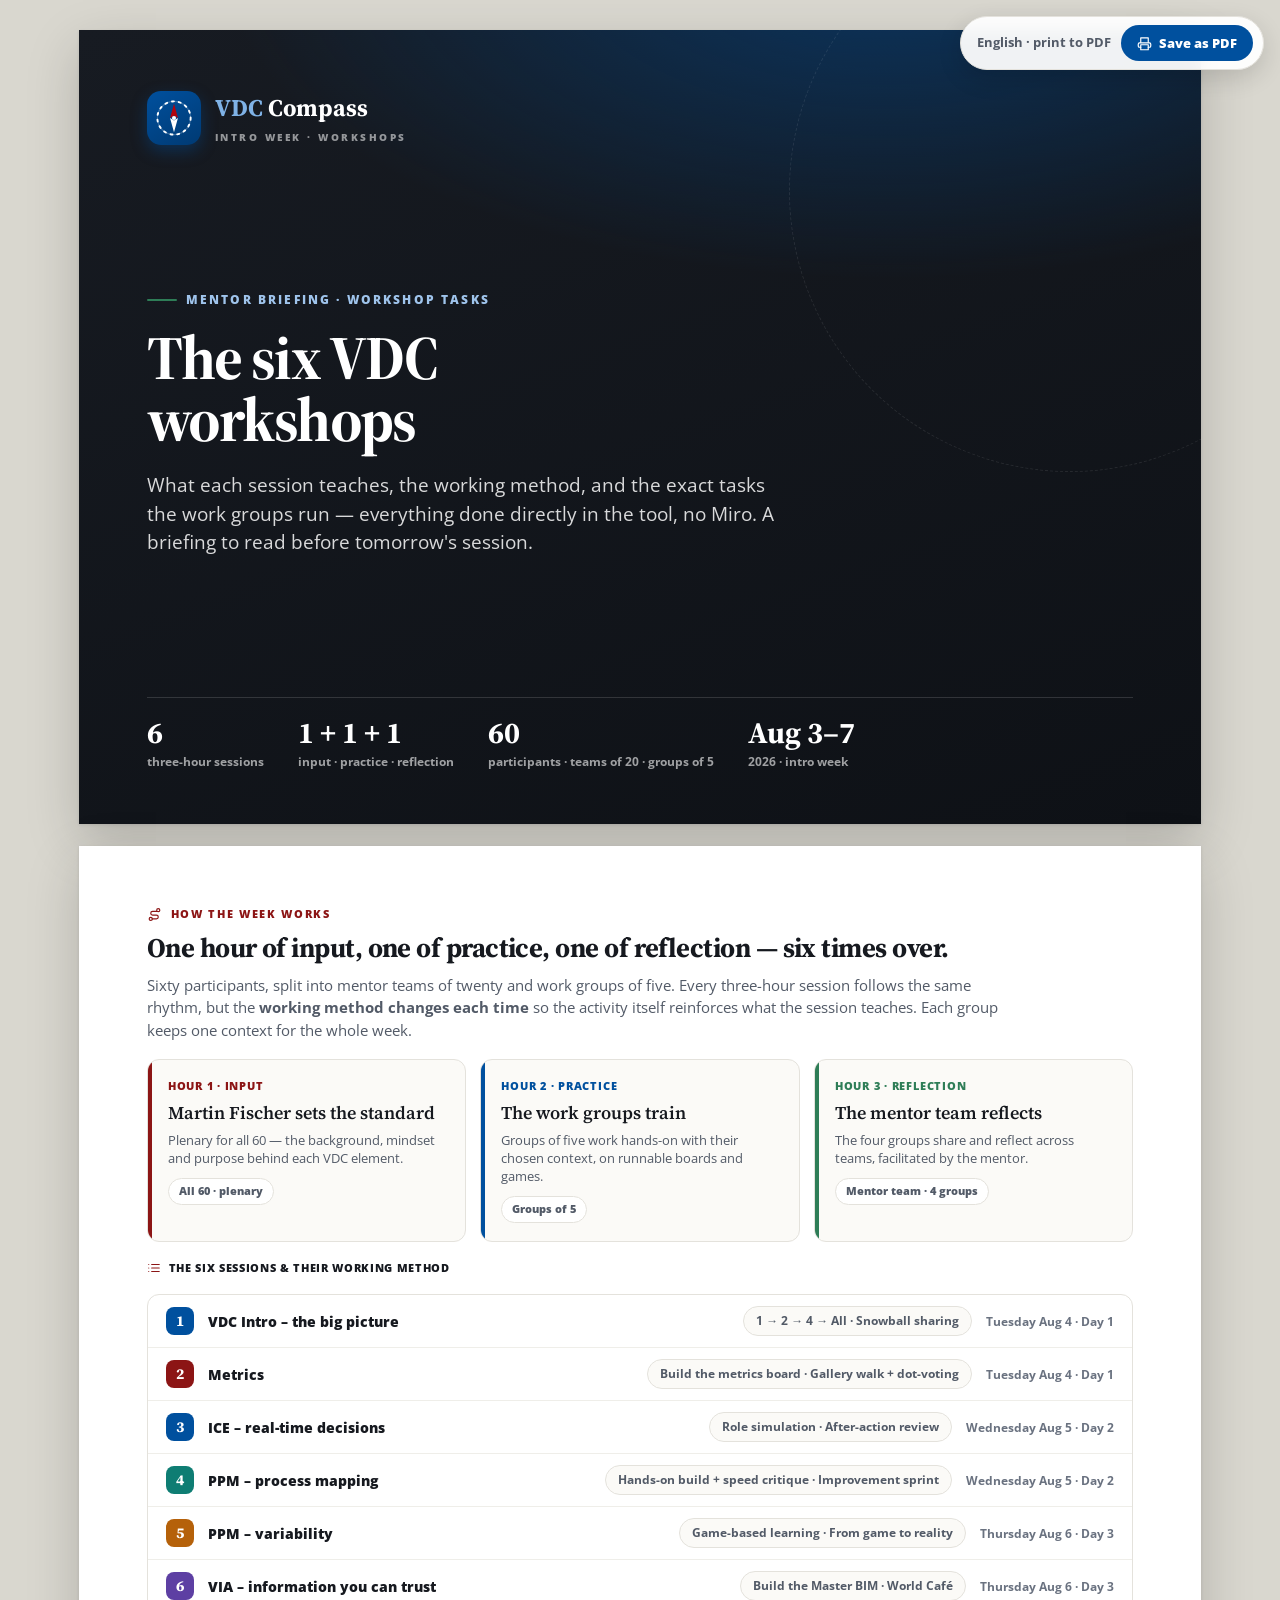
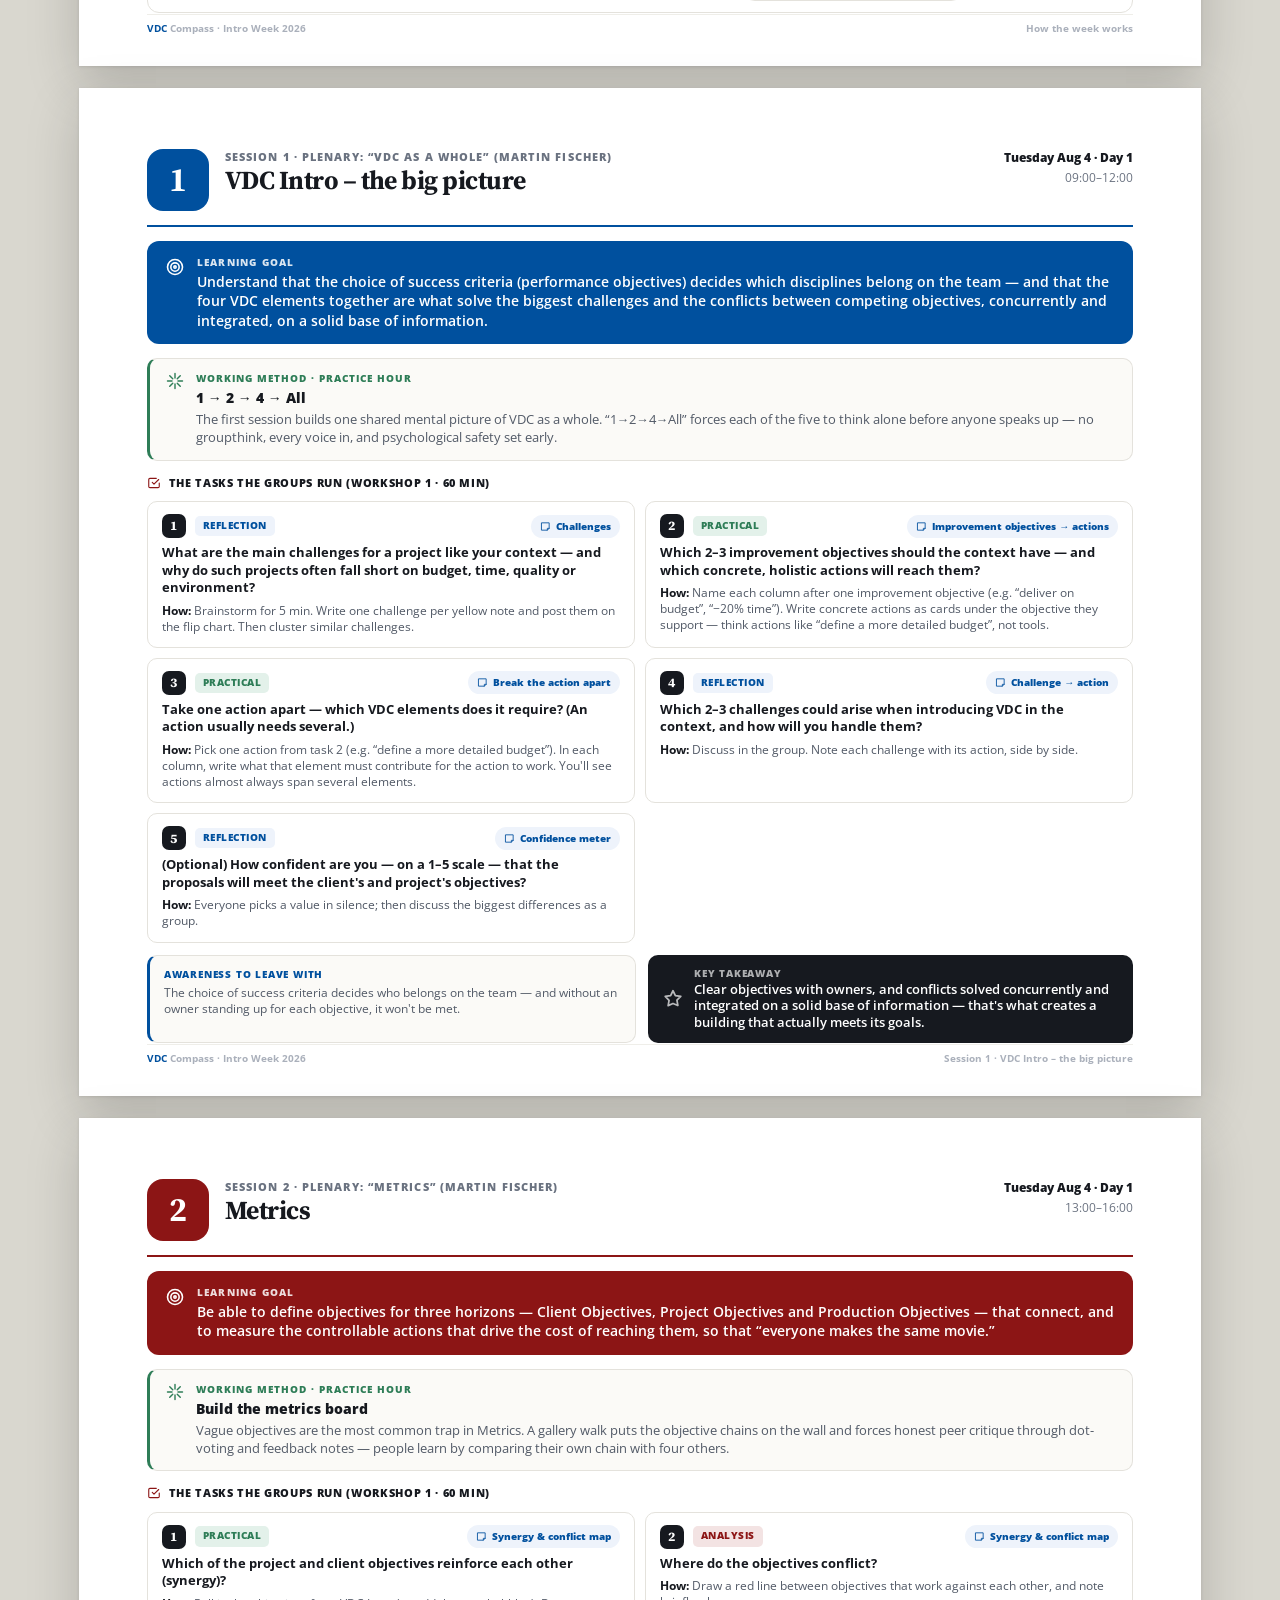
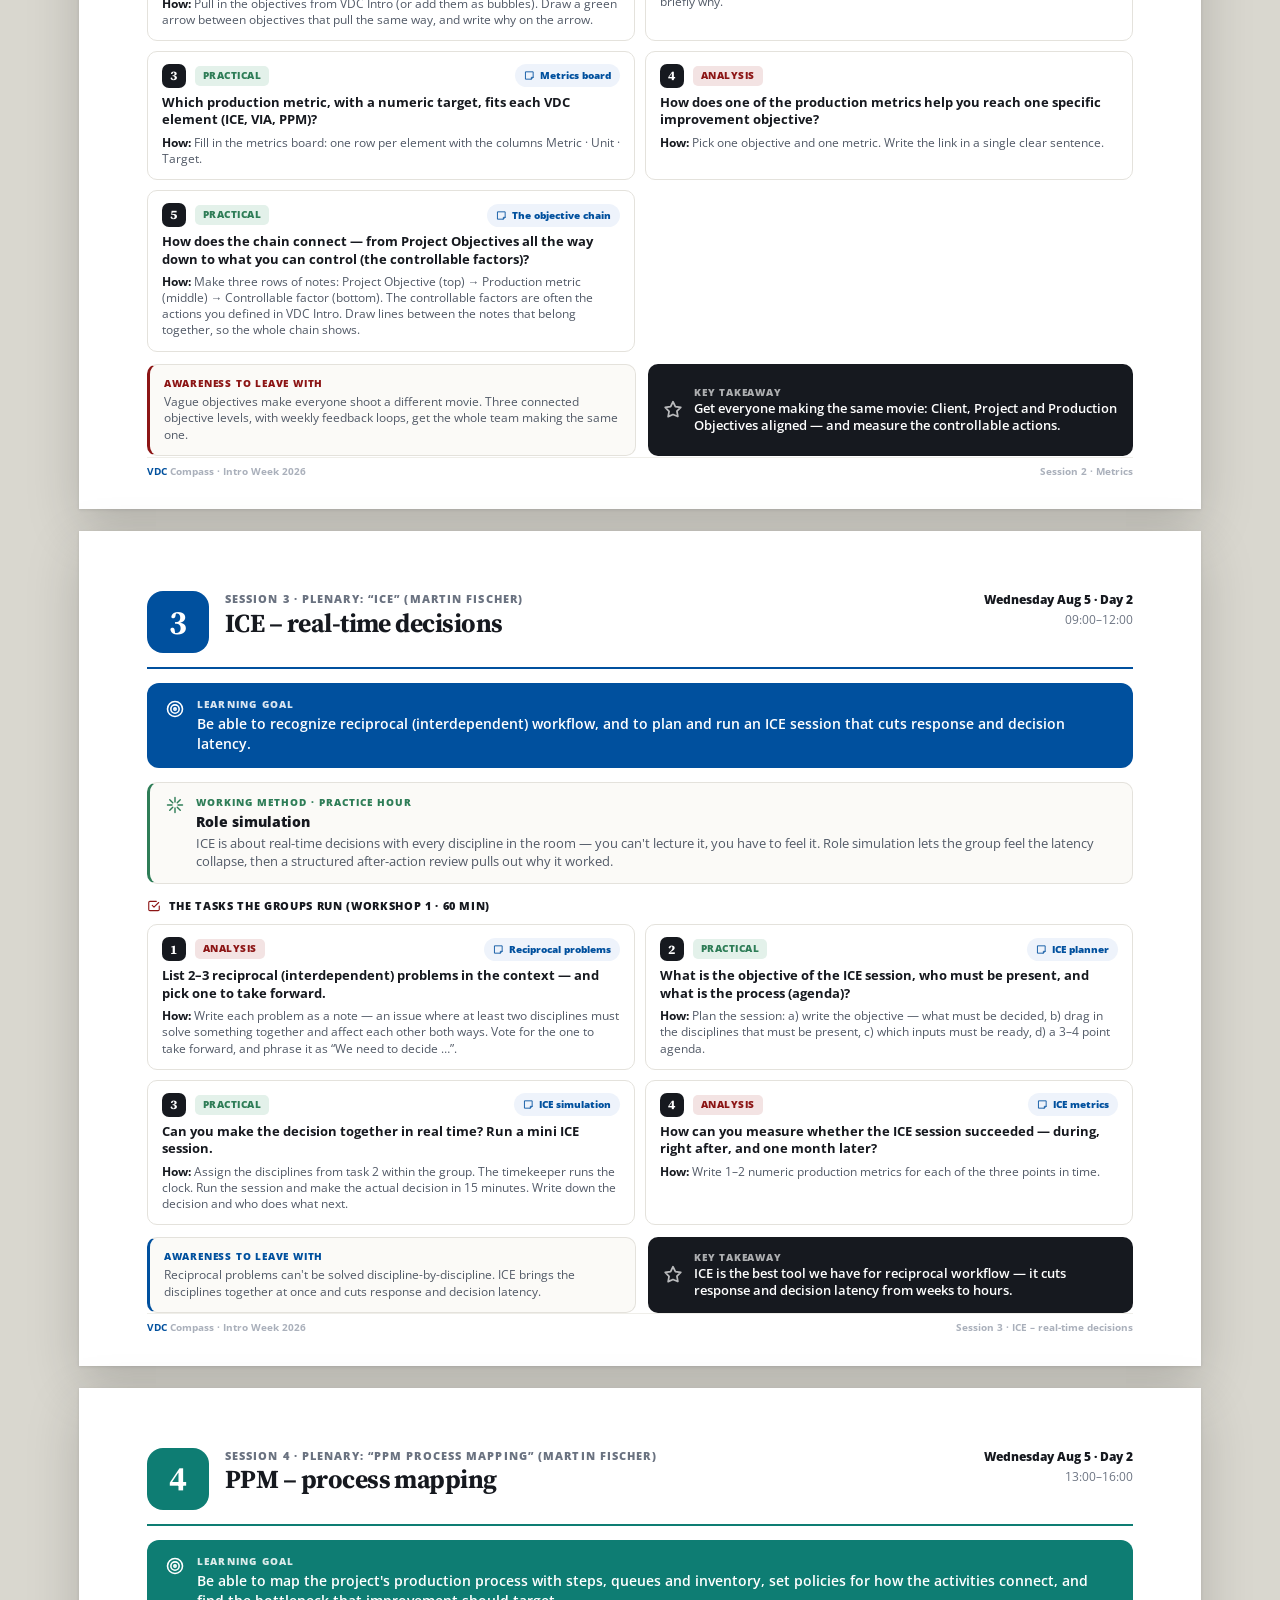
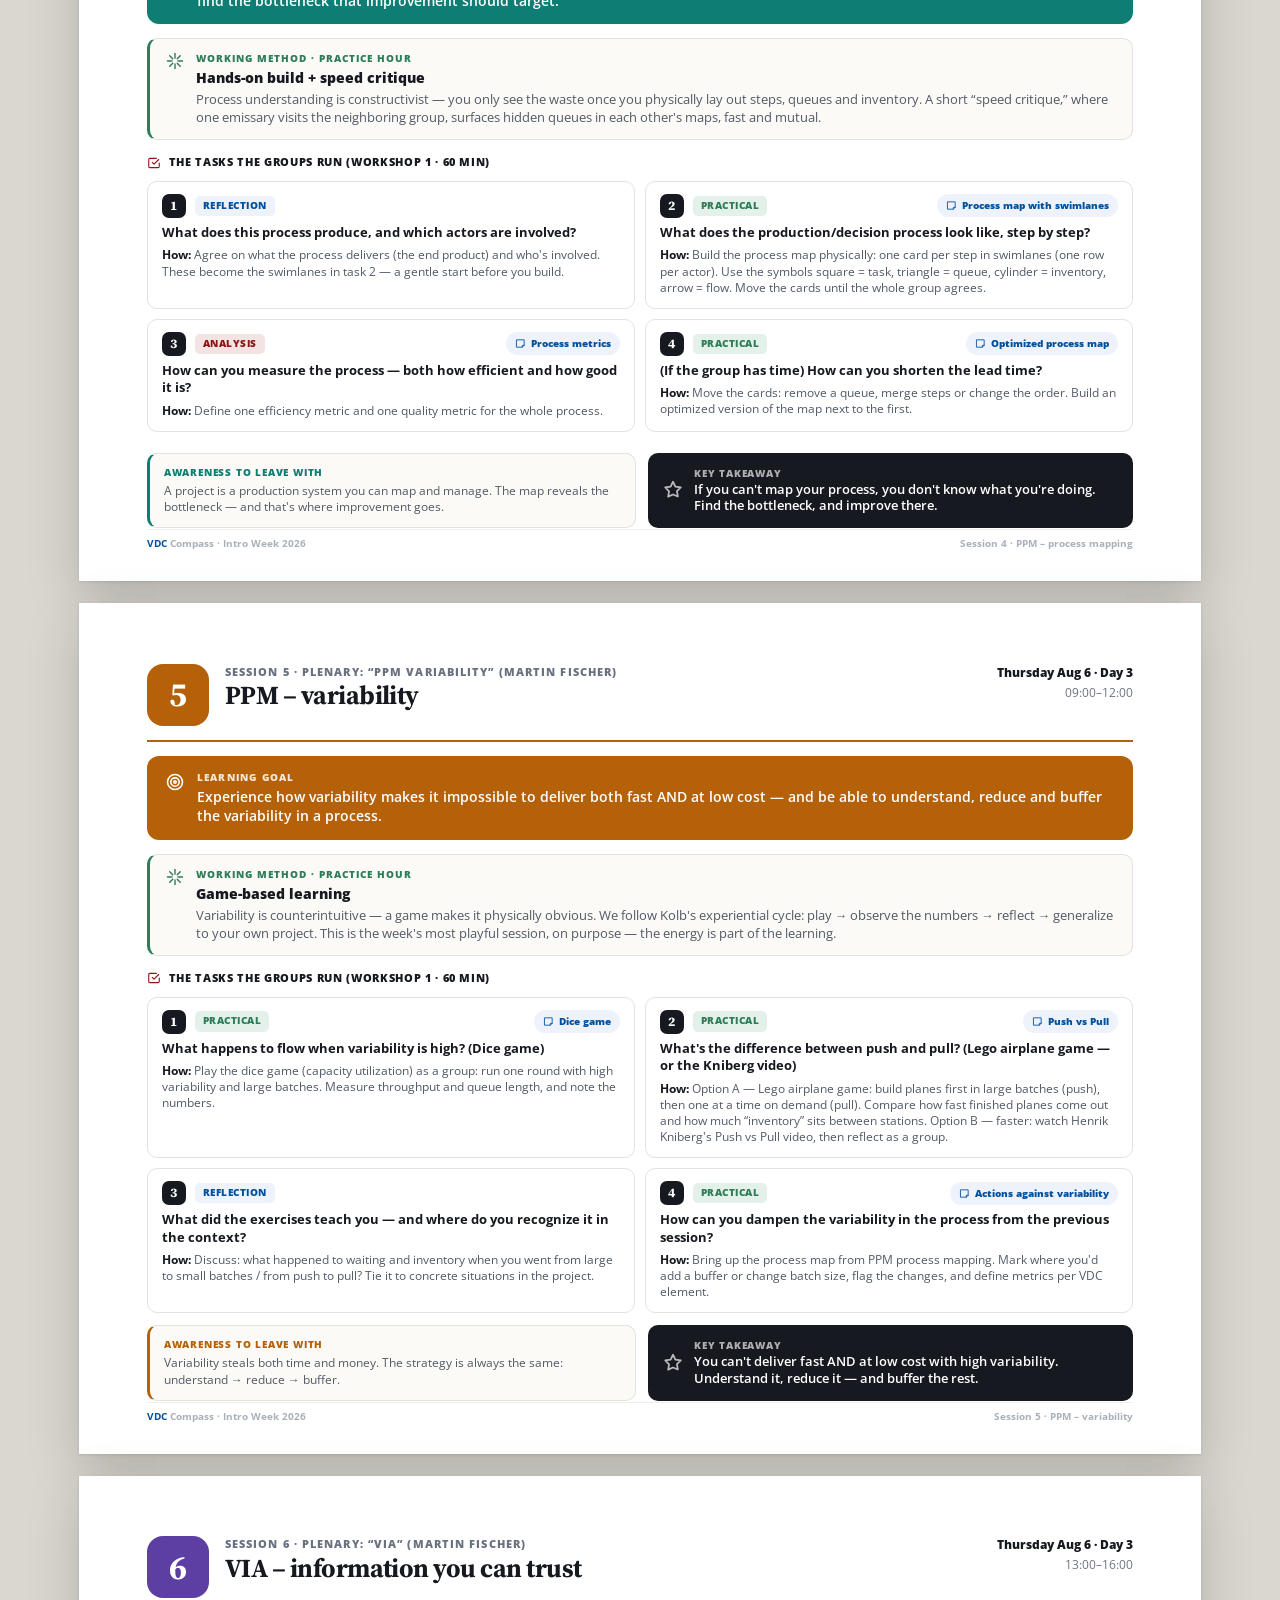
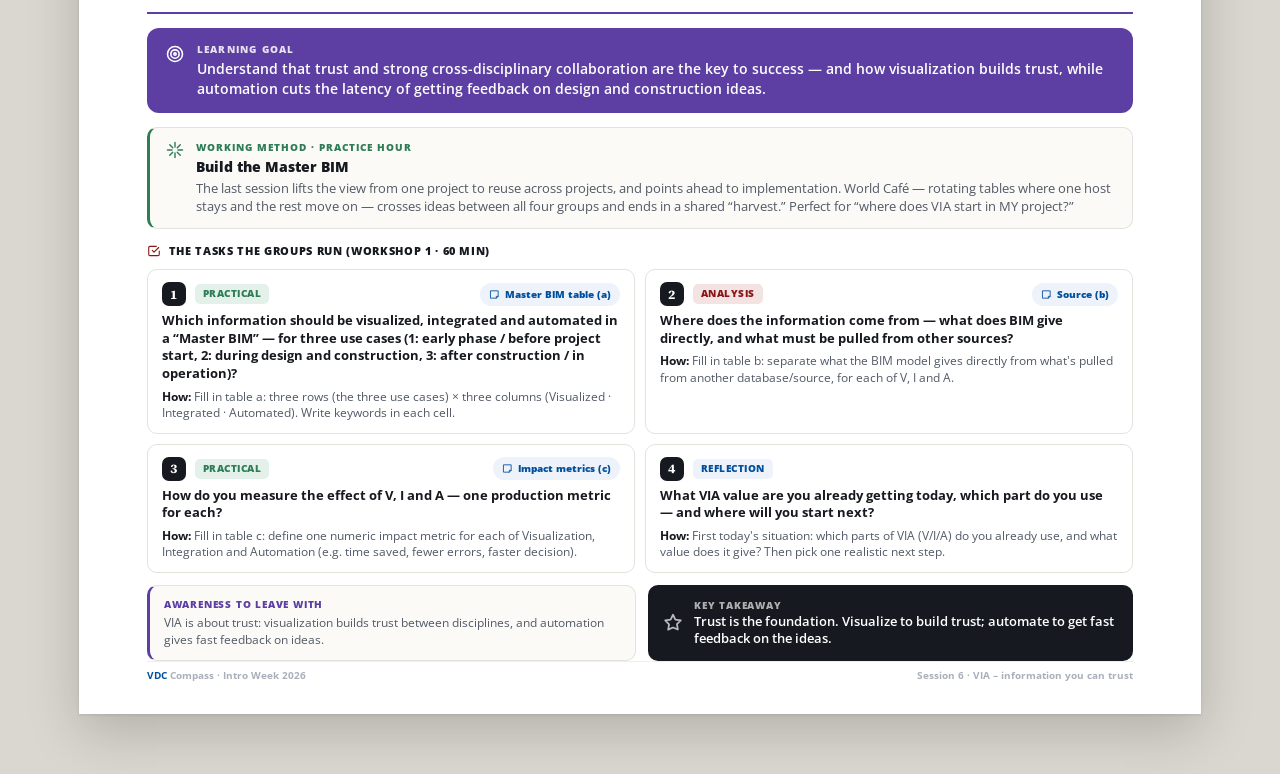
<file: VDC Compass - Workshop Tasks (EN).html>
<!DOCTYPE html>
<html lang="en">
<head>
<meta charset="UTF-8">
<meta name="viewport" content="width=device-width, initial-scale=1.0">
<title>VDC Compass · Workshop Tasks — Briefing (EN)</title>
<link rel="preconnect" href="https://fonts.googleapis.com">
<link rel="preconnect" href="https://fonts.gstatic.com" crossorigin>
<link href="https://fonts.googleapis.com/css2?family=Source+Serif+4:opsz,wght@8..60,400;8..60,500;8..60,600;8..60,700&family=Open+Sans:wght@400;600;700;800&display=swap" rel="stylesheet">
<style>
:root{
  --ntnu:#00509E; --ntnu-dark:#003a73; --ntnu-soft:#eef3fb; --ntnu-line:#cfdaf1;
  --cardinal:#8C1515; --red:#B1040E; --cardinal-soft:#f3e3e3;
  --ink:#16191f; --ink-2:#525a67; --muted:#6a7280; --faint:#aab0bb;
  --bg:#d9d7cf; --card:#ffffff; --cloud:#fbfaf7; --line:#e4e2dc; --line-2:#efeee9;
  --green:#2e7d57; --green-soft:#e3f1ea; --yellow:#d98a1f;
  --serif:'Source Serif 4',Georgia,serif; --sans:'Open Sans',-apple-system,BlinkMacSystemFont,'Segoe UI',Roboto,sans-serif;
}
*{box-sizing:border-box;margin:0;padding:0}
html{background:var(--bg)}
body{font-family:var(--sans);color:var(--ink);font-size:14px;line-height:1.5;-webkit-font-smoothing:antialiased}
svg{flex-shrink:0}

/* screen: stacked pages on a desk */
.deck{display:flex;flex-direction:column;align-items:center;gap:22px;padding:30px 16px 60px}
.page{position:relative;width:297mm;min-height:210mm;background:var(--card);box-shadow:0 1px 3px rgba(0,0,0,.1),0 18px 50px rgba(0,0,0,.18);overflow:hidden;display:flex;flex-direction:column}
.pad{padding:16mm 18mm 14mm}

/* print */
@page{size:A4 landscape;margin:0}
@media print{
  html,body{background:#fff}
  .deck{display:block;padding:0;gap:0}
  .toolbar{display:none!important}
  .page{width:297mm;height:209.5mm;min-height:0;box-shadow:none;page-break-after:always;break-after:page}
  .page:last-child{page-break-after:auto}
}

/* toolbar */
.toolbar{position:fixed;top:16px;right:16px;z-index:50;display:flex;gap:10px;align-items:center;background:rgba(255,255,255,.94);backdrop-filter:blur(8px);border:1px solid var(--line);border-radius:999px;padding:8px 10px 8px 16px;box-shadow:0 8px 24px rgba(0,0,0,.14)}
.toolbar span{font-size:12.5px;font-weight:700;color:var(--ink-2)}
.toolbar button{font-family:inherit;cursor:pointer;border:none;background:var(--ntnu);color:#fff;font-size:13px;font-weight:800;padding:9px 16px;border-radius:999px;display:flex;align-items:center;gap:7px}
.toolbar button:hover{background:var(--ntnu-dark)}
.toolbar button svg{width:15px;height:15px}

/* ---------- COVER ---------- */
.cover{background:radial-gradient(1100px 520px at 72% -8%,rgba(0,80,158,.5),transparent 60%),linear-gradient(160deg,#171b22,#0e1116);color:#fff;justify-content:space-between}
.cover::after{content:"";position:absolute;right:-150px;top:-120px;width:560px;height:560px;border-radius:50%;border:1.5px dashed rgba(255,255,255,.09)}
.cov-top{display:flex;align-items:center;gap:14px;position:relative;z-index:1}
.cmark-box{width:54px;height:54px;border-radius:14px;background:linear-gradient(150deg,#00509E,#003a73);display:grid;place-items:center;box-shadow:0 6px 16px rgba(0,80,158,.4)}
.cmark-svg .cmark-ring{transform-origin:24px 24px;animation:cring 34s linear infinite}
.cmark-svg .cmark-needle{transform-origin:24px 24px;animation:cneedle 7s cubic-bezier(.22,.61,.36,1) infinite}
@keyframes cring{to{transform:rotate(360deg)}}
@keyframes cneedle{0%,100%{transform:rotate(-8deg)}50%{transform:rotate(8deg)}}
@media print,(prefers-reduced-motion:reduce){.cmark-svg *{animation:none!important}}
.cov-brand .wm{font-family:var(--serif);font-size:24px;font-weight:700}
.cov-brand .wm b{color:#7fb2e6}
.cov-brand small{font-size:10px;letter-spacing:2.5px;color:rgba(255,255,255,.55);font-weight:800;display:block;margin-top:4px}
.cov-mid{position:relative;z-index:1}
.cov-eyebrow{display:inline-flex;align-items:center;gap:9px;font-size:12px;letter-spacing:.18em;font-weight:800;color:#9fc4ec;text-transform:uppercase;margin-bottom:18px}
.cov-eyebrow::before{content:"";width:30px;height:2px;background:var(--green);border-radius:2px}
.cover h1{font-family:var(--serif);font-size:62px;font-weight:700;line-height:1;letter-spacing:-.03em;margin-bottom:20px}
.cover .sub{font-size:19px;color:rgba(255,255,255,.84);max-width:640px;line-height:1.5}
.cov-foot{display:flex;gap:34px;position:relative;z-index:1;border-top:1px solid rgba(255,255,255,.14);padding-top:20px}
.cov-stat .k{font-family:var(--serif);font-size:30px;font-weight:700;color:#fff;line-height:1}
.cov-stat .l{font-size:12px;color:rgba(255,255,255,.6);font-weight:700;margin-top:5px}

/* ---------- section eyebrow ---------- */
.eyebrow{display:flex;align-items:center;gap:9px;font-size:11px;letter-spacing:.15em;font-weight:800;color:var(--cardinal);text-transform:uppercase;margin-bottom:10px}
.eyebrow svg{width:15px;height:15px}
.ptitle{font-family:var(--serif);font-size:27px;font-weight:700;letter-spacing:-.02em;line-height:1.08;margin-bottom:12px;max-width:1000px}
.plead{font-size:15px;color:var(--ink-2);max-width:880px;line-height:1.5}

/* overview rhythm */
.rhythm{display:grid;grid-template-columns:repeat(3,1fr);gap:14px;margin-top:18px}
.rcard{border:1px solid var(--line);border-radius:12px;padding:18px 20px;position:relative;overflow:hidden;background:var(--cloud)}
.rcard::before{content:"";position:absolute;left:0;top:0;bottom:0;width:4px;background:var(--ac)}
.rcard .rnum{font-size:11px;font-weight:800;letter-spacing:.07em;text-transform:uppercase;color:var(--ac)}
.rcard h3{font-family:var(--serif);font-size:18px;font-weight:600;margin:4px 0 6px}
.rcard p{font-size:12.5px;color:var(--ink-2);line-height:1.45}
.rcard .who{display:inline-block;margin-top:10px;font-size:11px;font-weight:800;color:var(--ink-2);background:#fff;border:1px solid var(--line);padding:4px 10px;border-radius:999px}

.sesstable{margin-top:18px;border:1px solid var(--line);border-radius:12px;overflow:hidden}
.sesstable .row{display:flex;align-items:center;gap:14px;padding:11px 18px;border-bottom:1px solid var(--line-2)}
.sesstable .row:last-child{border-bottom:none}
.snum{width:28px;height:28px;border-radius:8px;color:#fff;font-family:var(--serif);font-weight:700;font-size:15px;display:grid;place-items:center;flex-shrink:0}
.stema{font-weight:800;font-size:14px;flex:1;min-width:160px}
.smeth{font-size:12px;font-weight:700;color:var(--ink-2);background:var(--cloud);border:1px solid var(--line);border-radius:999px;padding:5px 12px;white-space:nowrap}
.sday{font-size:11.5px;font-weight:700;color:var(--muted);white-space:nowrap}

/* ---------- session page ---------- */
.shead{display:flex;align-items:flex-start;gap:16px;padding-bottom:14px;border-bottom:2px solid var(--ac)}
.sbig{width:62px;height:62px;border-radius:16px;background:var(--ac);color:#fff;font-family:var(--serif);font-weight:700;font-size:34px;display:grid;place-items:center;flex-shrink:0}
.shead .meta{flex:1;min-width:0}
.shead .kicker{font-size:11px;font-weight:800;letter-spacing:.1em;text-transform:uppercase;color:var(--muted)}
.shead h2{font-family:var(--serif);font-size:26px;font-weight:700;letter-spacing:-.02em;margin:2px 0 4px;line-height:1.05}
.shead .el{font-size:12.5px;color:var(--ink-2)}
.shead .when{text-align:right;flex-shrink:0}
.shead .when .d{font-size:12px;font-weight:800;color:var(--ink);white-space:nowrap}
.shead .when .t{font-size:12px;color:var(--muted);margin-top:2px;white-space:nowrap}

.goalbar{display:flex;gap:12px;align-items:flex-start;background:var(--ac);color:#fff;border-radius:12px;padding:14px 18px;margin:14px 0}
.goalbar svg{width:20px;height:20px;flex-shrink:0;margin-top:2px}
.goalbar .gl{font-size:10px;font-weight:800;letter-spacing:.12em;text-transform:uppercase;opacity:.85}
.goalbar p{font-size:14px;font-weight:600;line-height:1.4;margin-top:2px}

.method{display:flex;gap:12px;align-items:flex-start;background:var(--cloud);border:1px solid var(--line);border-left:3px solid var(--green);border-radius:10px;padding:12px 16px;margin-bottom:14px}
.method svg{width:18px;height:18px;color:var(--green);flex-shrink:0;margin-top:1px}
.method .ml{font-size:10px;font-weight:800;letter-spacing:.1em;text-transform:uppercase;color:var(--green)}
.method .mn{font-weight:800;font-size:14px;margin:1px 0 3px}
.method p{font-size:12.5px;color:var(--ink-2);line-height:1.45}

.tasks-h{display:flex;align-items:center;gap:8px;font-size:11px;font-weight:800;text-transform:uppercase;letter-spacing:.06em;color:var(--ink);margin-bottom:10px}
.tasks-h svg{width:14px;height:14px;color:var(--cardinal)}
.tasks{display:grid;grid-template-columns:1fr 1fr;gap:10px}
.task{border:1px solid var(--line);border-radius:10px;padding:12px 14px;background:#fff;display:flex;flex-direction:column;gap:6px;break-inside:avoid}
.task .top{display:flex;align-items:center;gap:9px}
.tnum{width:24px;height:24px;border-radius:7px;background:var(--ink);color:#fff;font-family:var(--serif);font-weight:700;font-size:13px;display:grid;place-items:center;flex-shrink:0}
.ttype{font-size:9.5px;font-weight:800;letter-spacing:.05em;text-transform:uppercase;padding:3px 8px;border-radius:5px}
.ttype.practical{background:var(--green-soft);color:var(--green)}
.ttype.reflection{background:var(--ntnu-soft);color:var(--ntnu)}
.ttype.analysis{background:var(--cardinal-soft);color:var(--cardinal)}
.tool-chip{margin-left:auto;display:inline-flex;align-items:center;gap:5px;font-size:10px;font-weight:800;color:var(--ntnu);background:var(--ntnu-soft);padding:4px 9px;border-radius:999px;white-space:nowrap}
.tool-chip svg{width:11px;height:11px}
.task .q{font-size:13px;font-weight:700;color:var(--ink);line-height:1.35}
.task .how{font-size:11.5px;color:var(--ink-2);line-height:1.4}
.task .how b{color:var(--ink)}

.sfoot{margin-top:auto;padding-top:12px;display:flex;gap:12px}
.aw{flex:1;background:var(--cloud);border:1px solid var(--line);border-left:3px solid var(--ac);border-radius:10px;padding:11px 14px}
.aw .l{font-size:10px;font-weight:800;letter-spacing:.08em;text-transform:uppercase;color:var(--ac);margin-bottom:3px}
.aw p{font-size:12px;color:var(--ink-2);line-height:1.4}
.take{flex:1;background:var(--ink);color:#fff;border-radius:10px;padding:11px 14px;display:flex;gap:10px;align-items:center}
.take svg{width:22px;height:22px;flex-shrink:0;opacity:.7}
.take .l{font-size:10px;font-weight:800;letter-spacing:.08em;text-transform:uppercase;opacity:.65}
.take p{font-size:12.5px;font-weight:600;line-height:1.35;margin-top:1px}

.pagefoot{position:absolute;left:18mm;right:18mm;bottom:8mm;display:flex;justify-content:space-between;align-items:center;font-size:10px;color:var(--faint);font-weight:700;border-top:1px solid var(--line-2);padding-top:6px}
.pagefoot .wm b{color:var(--ntnu)}
</style>
</head>
<body>

<div class="toolbar">
  <span>English · print to PDF</span>
  <button onclick="window.print()">
    <svg viewBox="0 0 24 24" fill="none" stroke="currentColor" stroke-width="1.9" stroke-linecap="round" stroke-linejoin="round"><path d="M6 9V3h12v6M6 18H4a2 2 0 01-2-2v-3a2 2 0 012-2h16a2 2 0 012 2v3a2 2 0 01-2 2h-2"/><rect x="6" y="14" width="12" height="8"/></svg>
    Save as PDF
  </button>
</div>

<div class="deck" id="deck"></div>

<script src="app/icons.js"></script>
<script src="app/data.js"></script>
<script src="app/pedagogy.js"></script>
<script>
/* English briefing built from the live workshop data */
LANG="en"; applyDataLang(); applyPedLang();

function esc(s){return (s==null?"":(""+s)).replace(/&/g,"&amp;").replace(/</g,"&lt;").replace(/>/g,"&gt;");}
function typeLabel(t){return {praktisk:"Practical",refleksjon:"Reflection",analyse:"Analysis"}[t]||"Task";}
function typeClass(t){return {praktisk:"practical",refleksjon:"reflection",analyse:"analysis"}[t]||"analysis";}

function cover(){
  return '<section class="page cover"><div class="pad" style="display:flex;flex-direction:column;justify-content:space-between;height:100%;flex:1">'+
    '<div class="cov-top"><div class="cmark-box">'+COMPASS_MARK(38)+'</div>'+
      '<div class="cov-brand"><div class="wm"><b>VDC</b> Compass</div><small>INTRO WEEK · WORKSHOPS</small></div></div>'+
    '<div class="cov-mid"><div class="cov-eyebrow">Mentor briefing · Workshop tasks</div>'+
      '<h1>The six VDC<br>workshops</h1>'+
      '<p class="sub">What each session teaches, the working method, and the exact tasks the work groups run — everything done directly in the tool, no Miro. A briefing to read before tomorrow\'s session.</p></div>'+
    '<div class="cov-foot">'+
      '<div class="cov-stat"><div class="k">6</div><div class="l">three-hour sessions</div></div>'+
      '<div class="cov-stat"><div class="k">1 + 1 + 1</div><div class="l">input · practice · reflection</div></div>'+
      '<div class="cov-stat"><div class="k">60</div><div class="l">participants · teams of 20 · groups of 5</div></div>'+
      '<div class="cov-stat"><div class="k">Aug 3–7</div><div class="l">2026 · intro week</div></div>'+
    '</div></div></section>';
}

function overview(){
  const colors=SESS.map(s=>s.accent);
  let rows=SESS.map(s=>{
    const ped=PED[s.no]&&PED[s.no].format?PED[s.no].format.w1.name+' · '+PED[s.no].format.w2.name:'';
    return '<div class="row"><span class="snum" style="background:'+s.accent+'">'+s.no+'</span>'+
      '<span class="stema">'+esc(s.tema)+'</span>'+
      '<span class="smeth">'+esc(ped)+'</span>'+
      '<span class="sday">'+esc(s.day)+'</span></div>';
  }).join("");
  return '<section class="page"><div class="pad">'+
    '<div class="eyebrow">'+IC("route")+'How the week works</div>'+
    '<h1 class="ptitle">One hour of input, one of practice, one of reflection — six times over.</h1>'+
    '<p class="plead">Sixty participants, split into mentor teams of twenty and work groups of five. Every three-hour session follows the same rhythm, but the <b>working method changes each time</b> so the activity itself reinforces what the session teaches. Each group keeps one context for the whole week.</p>'+
    '<div class="rhythm">'+
      '<div class="rcard" style="--ac:var(--cardinal)"><div class="rnum">Hour 1 · Input</div><h3>Martin Fischer sets the standard</h3><p>Plenary for all 60 — the background, mindset and purpose behind each VDC element.</p><span class="who">All 60 · plenary</span></div>'+
      '<div class="rcard" style="--ac:var(--ntnu)"><div class="rnum">Hour 2 · Practice</div><h3>The work groups train</h3><p>Groups of five work hands-on with their chosen context, on runnable boards and games.</p><span class="who">Groups of 5</span></div>'+
      '<div class="rcard" style="--ac:var(--green)"><div class="rnum">Hour 3 · Reflection</div><h3>The mentor team reflects</h3><p>The four groups share and reflect across teams, facilitated by the mentor.</p><span class="who">Mentor team · 4 groups</span></div>'+
    '</div>'+
    '<div class="tasks-h" style="margin-top:18px">'+IC("list")+'The six sessions &amp; their working method</div>'+
    '<div class="sesstable">'+rows+'</div>'+
    '</div>'+pageFoot("How the week works")+'</section>';
}

function sessionPage(s){
  const ped=PED[s.no];
  const method=ped&&ped.format?ped.format.w1:null;
  let tasks=s.oppgaver.map(o=>{
    const tool=o.tool?'<span class="tool-chip">'+IC("note")+esc(o.tool.title)+'</span>':'';
    return '<div class="task"><div class="top"><span class="tnum">'+o.n+'</span>'+
      '<span class="ttype '+typeClass(o.type)+'">'+typeLabel(o.type)+'</span>'+tool+'</div>'+
      '<div class="q">'+esc(o.q)+'</div>'+
      (o.how?'<div class="how"><b>How:</b> '+esc(o.how)+'</div>':'')+
    '</div>';
  }).join("");
  return '<section class="page"><div class="pad" style="flex:1;display:flex;flex-direction:column">'+
    '<div class="shead" style="--ac:'+s.accent+'"><div class="sbig" style="--ac:'+s.accent+'">'+s.no+'</div>'+
      '<div class="meta"><div class="kicker">Session '+s.no+' · '+esc(s.el)+'</div>'+
        '<h2>'+esc(s.tema)+'</h2></div>'+
      '<div class="when"><div class="d">'+esc(s.day)+'</div><div class="t">'+esc(s.time)+'</div></div></div>'+
    '<div class="goalbar" style="--ac:'+s.accent+'">'+IC("target")+'<div><div class="gl">Learning goal</div><p>'+esc(s.goal)+'</p></div></div>'+
    (method?'<div class="method">'+IC("spark")+'<div><div class="ml">Working method · practice hour</div><div class="mn">'+esc(method.name)+'</div><p>'+esc(ped.why)+'</p></div></div>':'')+
    '<div class="tasks-h">'+IC("task")+'The tasks the groups run (Workshop 1 · 60 min)</div>'+
    '<div class="tasks">'+tasks+'</div>'+
    '<div class="sfoot">'+
      '<div class="aw" style="--ac:'+s.accent+'"><div class="l">Awareness to leave with</div><p>'+esc(s.awareness)+'</p></div>'+
      '<div class="take">'+IC("star")+'<div><div class="l">Key takeaway</div><p>'+esc(s.takeaway)+'</p></div></div>'+
    '</div>'+
    '</div>'+pageFoot("Session "+s.no+" · "+s.tema)+'</section>';
}

function pageFoot(label){
  return '<div class="pagefoot"><span class="wm"><b>VDC</b> Compass · Intro Week 2026</span><span>'+esc(label)+'</span></div>';
}

let html=cover()+overview();
SESS.forEach(s=>{html+=sessionPage(s);});
document.getElementById("deck").innerHTML=html;
document.title="VDC Compass · Workshop Tasks (EN)";
</script>
</body>
</html>
</file>
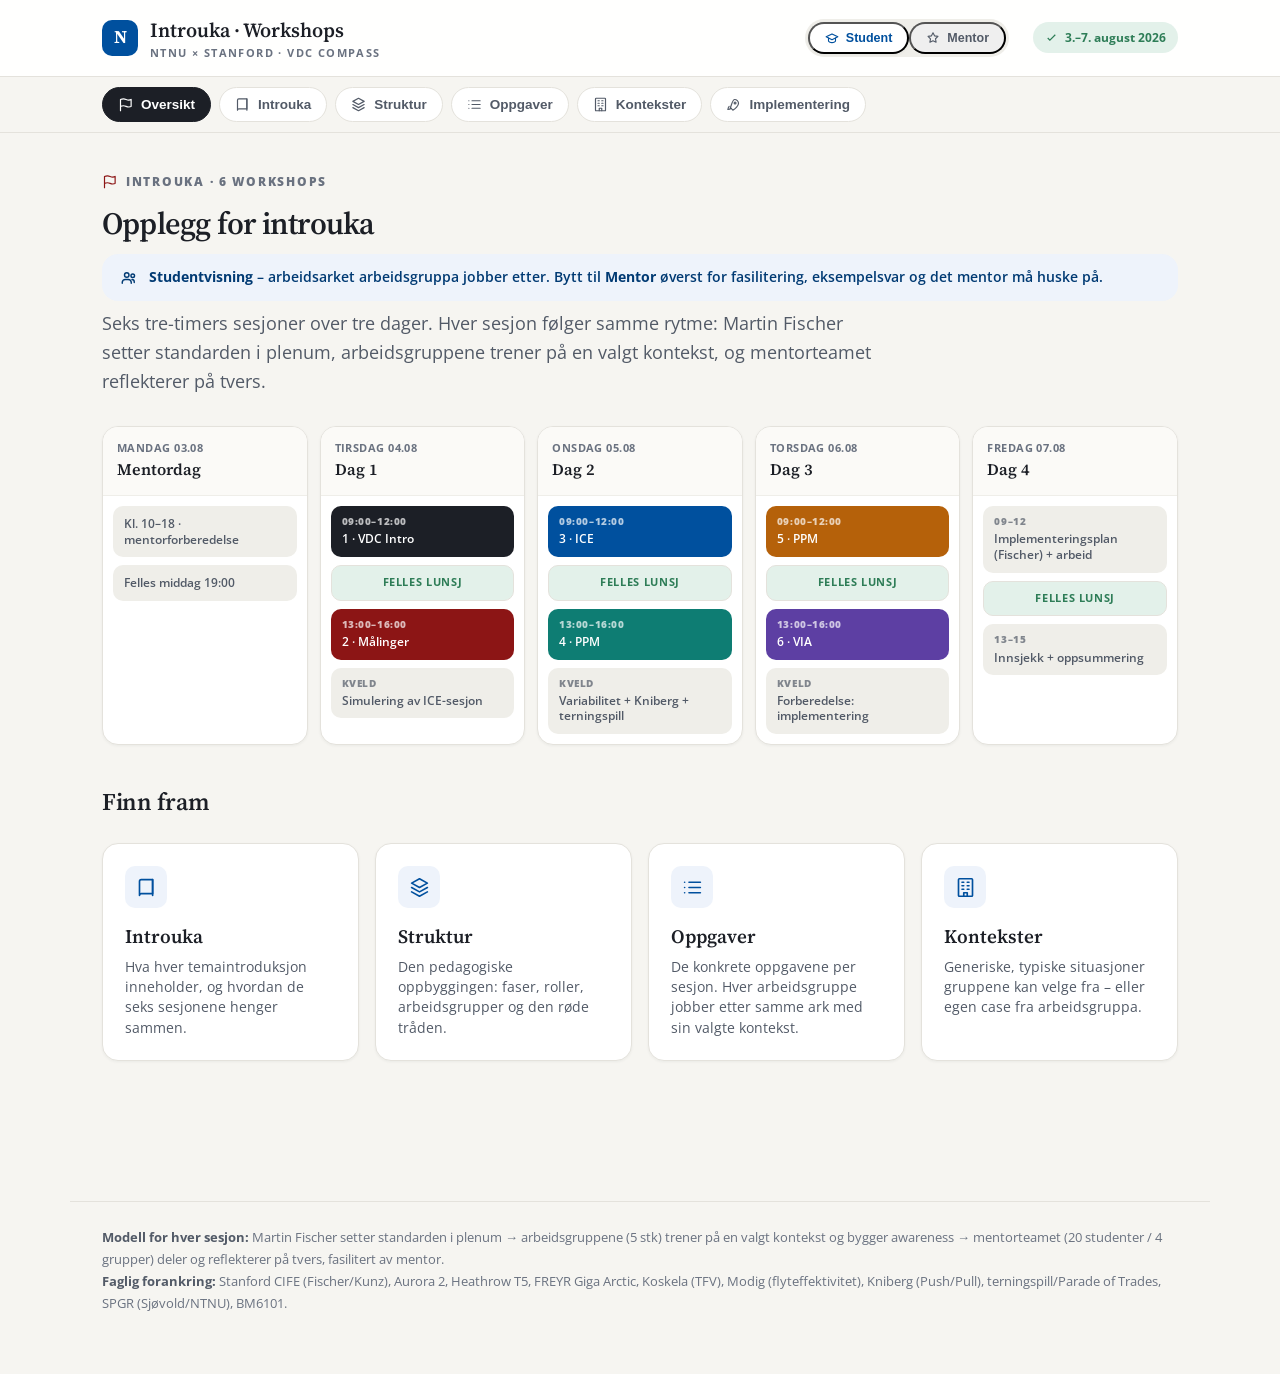
<file: uploads/VDC-Introuka-Workshops.html>
<!DOCTYPE html>
<html lang="no">
<head>
<meta charset="UTF-8">
<meta name="viewport" content="width=device-width, initial-scale=1.0">
<title>VDC Compass · Introuka – Workshops</title>
<link rel="preconnect" href="https://fonts.googleapis.com">
<link rel="preconnect" href="https://fonts.gstatic.com" crossorigin>
<link href="https://fonts.googleapis.com/css2?family=Source+Serif+4:opsz,wght@8..60,400;8..60,500;8..60,600;8..60,700&family=Open+Sans:wght@400;600;700;800&display=swap" rel="stylesheet">
<style>
:root{
  --ntnu:#00509E; --ntnu-dark:#003a73; --ntnu-soft:#eef3fb; --ntnu-line:#cfdaf1;
  --cardinal:#8C1515; --cardinal-dark:#631212; --red:#B1040E; --cardinal-soft:#f3e3e3; --cardinal-line:#e3cccc;
  --ink:#1c1f26; --ink-2:#525a67; --muted:#6a7280; --faint:#aab0bb;
  --bg:#f6f5f1; --card:#ffffff; --cloud:#fbfaf7; --line:#e4e2dc; --line-2:#efeee9; --hover:#f1efe9;
  --green:#2e7d57; --green-soft:#e3f1ea; --yellow:#d98a1f; --yellow-soft:#fbeed6;
  --d1:#6096d0; --d2:#ef8114; --d3:#3cbfbe; --d4:#f7d019; --d5:#b01b81; --d6:#482776;
  --serif:'Source Serif 4',Georgia,serif; --sans:'Open Sans',-apple-system,BlinkMacSystemFont,'Segoe UI',Roboto,sans-serif;
  --r:10px; --r-lg:16px; --r-xl:24px;
  --shadow:0 1px 3px rgba(28,31,38,.04),0 8px 24px rgba(28,31,38,.06);
  --shadow-sm:0 1px 3px rgba(28,31,38,.05);
  --ease:cubic-bezier(.22,.61,.36,1);
}
*{box-sizing:border-box;margin:0;padding:0}
body{font-family:var(--sans);color:var(--ink);background:var(--bg);font-size:15.5px;line-height:1.6;-webkit-font-smoothing:antialiased}
svg{width:16px;height:16px;flex-shrink:0}
button:focus-visible,a:focus-visible{outline:2.5px solid var(--ntnu);outline-offset:2px;border-radius:6px}
.tnum{font-variant-numeric:tabular-nums}
/* oppgave type + method */
.otype{display:inline-flex;align-items:center;gap:6px;font-size:10px;font-weight:800;letter-spacing:.06em;text-transform:uppercase;padding:4px 9px;border-radius:6px;margin-bottom:7px}
.otype.praktisk{background:var(--green-soft);color:var(--green)}
.otype.refleksjon{background:var(--ntnu-soft);color:var(--ntnu)}
.otype.analyse{background:var(--cardinal-soft);color:var(--cardinal)}
.how{margin:0 18px 12px;font-size:13.5px;color:var(--ink-2);background:var(--cloud);border:1px solid var(--line);border-radius:var(--r);padding:11px 14px;line-height:1.5}
.how b{color:var(--ink)}
.wsh{font-size:13px;font-weight:800;text-transform:uppercase;letter-spacing:.04em;color:var(--ink);margin:24px 0 12px;display:flex;align-items:center;gap:8px}
.wsh svg{color:var(--cardinal)}

.top{position:sticky;top:0;z-index:30;background:rgba(255,255,255,.92);backdrop-filter:blur(8px);border-bottom:1px solid var(--line)}
.top-in{max-width:1140px;margin:0 auto;padding:14px 32px;display:flex;align-items:center;gap:12px}
.mark{width:36px;height:36px;border-radius:var(--r);background:var(--ntnu);display:grid;place-items:center;flex-shrink:0}
.mark span{color:#fff;font-family:var(--serif);font-weight:700;font-size:18px}
.top .nm{font-family:var(--serif);font-size:20px;font-weight:600}
.top .nm small{font-family:var(--sans);font-size:11px;letter-spacing:1.4px;color:var(--muted);font-weight:700;display:block;margin-top:-2px}
.top .badge{margin-left:12px;display:flex;align-items:center;gap:7px;background:var(--green-soft);color:var(--green);font-size:12px;font-weight:700;padding:6px 12px;border-radius:999px}
.top .badge svg{width:13px;height:13px}
.rolesw{margin-left:auto;display:flex;background:var(--line-2);border-radius:999px;padding:3px}
.rolesw button{font-size:12.5px;font-weight:800;color:var(--ink-2);padding:7px 15px;border-radius:999px;display:flex;align-items:center;gap:7px;transition:.14s}
.rolesw button svg{width:14px;height:14px}
.rolesw button.on{background:var(--card);box-shadow:var(--shadow-sm)}
.rolesw button.on[data-r="student"]{color:var(--ntnu)}
.rolesw button.on[data-r="mentor"]{color:var(--cardinal)}
.rolebar{display:flex;align-items:center;gap:11px;border-radius:var(--r-lg);padding:13px 18px;margin-bottom:8px;font-size:13.5px;font-weight:600}
.rolebar.student{background:var(--ntnu-soft);color:var(--ntnu-dark)}
.rolebar.mentor{background:var(--cardinal-soft);color:var(--cardinal-dark)}
.rolebar svg{width:18px;height:18px;flex-shrink:0}
.notat{margin:0 18px 14px;border:1.5px dashed var(--line);border-radius:var(--r);padding:13px 15px;color:var(--muted);font-size:13px;display:flex;align-items:center;gap:8px;background:var(--cloud)}
.notat svg{width:15px;height:15px}
/* context selector */
.ctxbar{background:var(--card);border:1px solid var(--line);border-radius:var(--r-lg);padding:18px 20px;box-shadow:var(--shadow-sm);margin:8px 0 18px}
.ctxbar .cth{display:flex;align-items:center;gap:9px;font-weight:800;font-size:15px;margin-bottom:11px}
.ctxbar .cth svg{color:var(--ntnu)}
.ctxrow{display:flex;gap:10px;flex-wrap:wrap;align-items:center}
.ctxrow select,.ctxrow input{border:1.5px solid var(--line);border-radius:999px;padding:10px 16px;font-family:inherit;font-size:14px;color:var(--ink);background:#fff;font-weight:600;min-width:240px}
.ctxrow select:focus,.ctxrow input:focus{outline:none;border-color:var(--ntnu)}
.ctx-chosen{margin-top:13px;background:var(--ntnu-soft);border:1px solid var(--ntnu-line);border-radius:var(--r);padding:13px 15px;font-size:14px;color:var(--ink-2);line-height:1.5}
.ctx-chosen b{color:var(--ntnu-dark)}
.ctx-chosen .ct-tags{display:flex;gap:7px;margin-top:6px}
.ctx-chosen .ct-tags span{font-size:10.5px;font-weight:800;text-transform:uppercase;letter-spacing:.04em;padding:3px 9px;border-radius:6px;background:#fff;color:var(--ntnu)}
.ctx-chip{display:inline-flex;align-items:center;gap:6px;font-size:11px;font-weight:700;color:var(--ntnu);background:var(--ntnu-soft);padding:4px 11px;border-radius:999px;margin:0 0 9px}
.ctx-chip svg{width:12px;height:12px}
.ctx-none{font-size:13px;color:var(--muted);margin-top:11px}
/* answer fields */
.afield{margin:0 18px 16px}
.afield .al{font-size:11px;font-weight:800;color:var(--muted);text-transform:uppercase;letter-spacing:.04em;margin-bottom:6px;display:flex;align-items:center;gap:6px}
.afield .al svg{width:13px;height:13px;color:var(--ntnu)}
.afield textarea{width:100%;min-height:74px;border:1.5px solid var(--line);border-radius:var(--r);padding:11px 13px;font-family:inherit;font-size:14px;color:var(--ink);background:#fffdf6;resize:vertical;line-height:1.5}
.afield textarea:focus{outline:none;border-color:var(--ntnu);background:#fff}
.saved-dot{font-size:11px;color:var(--green);font-weight:700;margin-left:auto;opacity:0;transition:.2s}
.saved-dot.on{opacity:1}
/* post-it board */
.board-wrap{margin:18px 0 8px}
.board-tools{display:flex;gap:10px;flex-wrap:wrap;align-items:center;margin-bottom:11px}
.nbtn{display:inline-flex;align-items:center;gap:7px;font-size:13px;font-weight:700;padding:9px 15px;border-radius:999px;background:var(--ntnu);color:#fff;cursor:pointer;border:none}
.nbtn:hover{background:var(--ntnu-dark)}
.nbtn svg{width:15px;height:15px}
.nbtn.ghost{background:var(--card);border:1.5px solid var(--line);color:var(--ink-2)}
.nbtn.ghost:hover{border-color:var(--ntnu-line);color:var(--ntnu)}
.swatches{display:flex;gap:8px;margin-left:6px}
.swatch{width:24px;height:24px;border-radius:50%;border:2px solid #fff;box-shadow:0 0 0 1px var(--line);cursor:pointer}
.swatch.on{box-shadow:0 0 0 2.5px var(--ink)}
.board{position:relative;height:380px;background:#eceae2;background-image:radial-gradient(rgba(0,0,0,.07) 1px,transparent 1px);background-size:22px 22px;border:1px solid var(--line);border-radius:var(--r-lg);overflow:hidden;touch-action:none}
.board .bhint{position:absolute;inset:0;display:grid;place-items:center;color:var(--muted);font-size:13.5px;text-align:center;padding:20px;pointer-events:none}
.note{position:absolute;width:158px;min-height:118px;border-radius:4px;box-shadow:0 6px 16px rgba(0,0,0,.16);transform:rotate(-1deg)}
.note .nhead{display:flex;align-items:center;justify-content:space-between;padding:5px 8px;cursor:grab;color:rgba(0,0,0,.4)}
.note .nhead:active{cursor:grabbing}
.note .nhead .grip{font-size:13px;letter-spacing:1px}
.note .ndel{cursor:pointer;font-size:16px;font-weight:800;line-height:1;color:rgba(0,0,0,.4)}
.note .ndel:hover{color:rgba(0,0,0,.75)}
.note .ntext{padding:2px 12px 14px;min-height:78px;outline:none;font-size:13.5px;line-height:1.4;color:#2c2a1f;font-weight:600}
.note .ntext:empty:before{content:"Skriv …";color:rgba(0,0,0,.3)}

.tabs{position:sticky;top:65px;z-index:25;background:var(--bg);border-bottom:1px solid var(--line)}
.tabs-in{max-width:1140px;margin:0 auto;padding:10px 32px;display:flex;gap:8px;overflow-x:auto}
.tab{flex-shrink:0;display:flex;align-items:center;gap:8px;padding:9px 15px;border-radius:999px;font-size:13.5px;font-weight:700;color:var(--ink-2);border:1.5px solid var(--line);background:var(--card);transition:.15s var(--ease);cursor:pointer;white-space:nowrap}
.tab svg{width:15px;height:15px}
.tab:hover{border-color:var(--ntnu-line)}
.tab.on{background:var(--ink);color:#fff;border-color:var(--ink)}

.wrap{max-width:1140px;margin:0 auto;padding:40px 32px 100px}
.eyebrow{display:flex;align-items:center;gap:9px;font-size:11.5px;letter-spacing:.15em;font-weight:800;color:var(--muted);text-transform:uppercase;margin-bottom:16px}
.eyebrow svg{width:15px;height:15px;color:var(--cardinal)}
h1{font-family:var(--serif);font-size:clamp(2.2rem,1.3rem+2.8vw,3.2rem);font-weight:600;line-height:1.06;letter-spacing:-.025em;margin-bottom:14px}
.lead{font-size:18px;color:var(--ink-2);max-width:780px}
h2.sec{font-family:var(--serif);font-size:24px;font-weight:600;letter-spacing:-.3px;margin:38px 0 14px}

/* session pills (sub-nav) */
.subnav{display:flex;gap:8px;flex-wrap:wrap;margin:18px 0 26px}
.spill{display:flex;align-items:center;gap:8px;padding:8px 13px;border-radius:999px;font-size:13px;font-weight:700;border:1.5px solid var(--line);background:var(--card);color:var(--ink-2);cursor:pointer;transition:.14s}
.spill .d{width:9px;height:9px;border-radius:50%}
.spill.on{color:#fff;border-color:transparent}

/* week */
.week{display:grid;grid-template-columns:repeat(5,1fr);gap:12px;margin:30px 0 8px}
.day{background:var(--card);border:1px solid var(--line);border-radius:var(--r-lg);overflow:hidden;box-shadow:var(--shadow-sm);display:flex;flex-direction:column}
.day .dh{padding:12px 14px;border-bottom:1px solid var(--line-2);background:var(--cloud)}
.day .dh .dd{font-size:11px;font-weight:700;color:var(--muted);letter-spacing:.04em}
.day .dh .dn{font-family:var(--serif);font-size:16px;font-weight:600;margin-top:1px}
.day .slots{padding:10px;display:flex;flex-direction:column;gap:8px;flex:1}
.slot{border-radius:var(--r);padding:10px 11px;font-size:12px;font-weight:600;line-height:1.3;border:1px solid var(--line);background:#fff;color:var(--ink-2)}
.slot .st{font-size:9.5px;font-weight:800;letter-spacing:.06em;text-transform:uppercase;opacity:.7;margin-bottom:3px}
.slot.ws{cursor:pointer;color:#fff;border:none;transition:.15s var(--ease)}
.slot.ws:hover{transform:translateY(-2px);box-shadow:var(--shadow)}
.slot.lunch{background:var(--green-soft);color:var(--green);text-align:center;font-weight:700;font-size:10.5px;letter-spacing:.06em}
.slot.muted2{background:var(--line-2);color:var(--ink-2);border:none}

/* dimension cards (home) */
.dims{display:grid;grid-template-columns:repeat(auto-fit,minmax(220px,1fr));gap:16px;margin-top:22px}
.dim{background:var(--card);border:1px solid var(--line);border-radius:var(--r-lg);padding:22px;box-shadow:var(--shadow-sm);cursor:pointer;transition:.16s var(--ease)}
.dim:hover{transform:translateY(-3px);box-shadow:var(--shadow);border-color:var(--ntnu-line)}
.dim .di{width:42px;height:42px;border-radius:var(--r);background:var(--ntnu-soft);color:var(--ntnu);display:grid;place-items:center;margin-bottom:13px}
.dim .di svg{width:21px;height:21px}
.dim h3{font-family:var(--serif);font-size:19px;font-weight:600;margin-bottom:5px}
.dim p{font-size:13.5px;color:var(--ink-2);line-height:1.5}

/* anatomy */
.anat{background:var(--card);border:1px solid var(--line);border-radius:var(--r-xl);padding:26px 28px;box-shadow:var(--shadow-sm);margin-top:14px}
.anat h3{font-family:var(--serif);font-size:20px;font-weight:600;margin-bottom:4px}
.anat .sub{font-size:14px;color:var(--ink-2);margin-bottom:22px}
.phases{display:grid;grid-template-columns:repeat(3,1fr);gap:16px}
.phase{border-radius:var(--r-lg);padding:18px;border:1px solid var(--line)}
.phase.p1{background:#fbf7f7;border-color:var(--cardinal-soft)} .phase.p2{background:var(--ntnu-soft);border-color:var(--ntnu-line)} .phase.p3{background:var(--green-soft);border-color:#c4e3d3}
.phase .pi{width:38px;height:38px;border-radius:var(--r);display:grid;place-items:center;color:#fff;margin-bottom:12px}
.phase.p1 .pi{background:var(--cardinal)} .phase.p2 .pi{background:var(--ntnu)} .phase.p3 .pi{background:var(--green)}
.phase .pi svg{width:19px;height:19px}
.phase .pt{font-size:10px;font-weight:800;letter-spacing:.1em;text-transform:uppercase;color:var(--muted)}
.phase h4{font-family:var(--serif);font-size:17px;font-weight:600;margin:2px 0 6px}
.phase p{font-size:13px;color:var(--ink-2);line-height:1.5}

/* generic block */
.block{background:var(--card);border:1px solid var(--line);border-radius:var(--r-lg);box-shadow:var(--shadow-sm);margin:16px 0;overflow:hidden}
.bh{display:flex;align-items:center;gap:13px;padding:15px 20px;border-bottom:1px solid var(--line-2)}
.bh .bi{width:38px;height:38px;border-radius:var(--r);display:grid;place-items:center;color:#fff;flex-shrink:0}
.bh .bi svg{width:19px;height:19px}
.bh .phase-lbl{font-size:10.5px;font-weight:800;letter-spacing:.1em;text-transform:uppercase;color:var(--muted)}
.bh h3{font-family:var(--serif);font-size:18px;font-weight:600}
.bh .time{margin-left:auto;font-size:12.5px;font-weight:700;color:var(--ink-2);background:var(--line-2);padding:6px 12px;border-radius:999px;white-space:nowrap}
.bb{padding:20px}
.bb h5{font-size:13px;font-weight:800;color:var(--ink);text-transform:uppercase;letter-spacing:.04em;margin:16px 0 8px;display:flex;align-items:center;gap:7px}
.bb h5:first-child{margin-top:0}
.bb h5 svg{width:14px;height:14px;color:var(--cardinal)}
.bb p{font-size:14.5px;color:var(--ink-2);margin:6px 0}
.bb ul{list-style:none;margin:6px 0}
.bb li{font-size:14.5px;color:var(--ink-2);padding:6px 0 6px 26px;position:relative;line-height:1.5}
.bb li::before{content:"";position:absolute;left:4px;top:13px;width:7px;height:7px;border-radius:50%;background:var(--ntnu-line)}
.bb li.chk::before{content:"✓";left:2px;top:5px;width:auto;height:auto;background:none;color:var(--green);font-weight:800;font-size:13px}
.bb li.q::before{content:"?";left:2px;top:5px;width:auto;height:auto;background:none;color:var(--cardinal);font-weight:800;font-size:13px}
.goal{display:flex;gap:14px;border-radius:var(--r-lg);padding:18px 22px;margin:18px 0;color:#fff}
.goal .gi{flex-shrink:0;width:24px;height:24px}
.goal{color:#fff}
.goal .gl{font-size:11px;font-weight:800;letter-spacing:.12em;text-transform:uppercase;opacity:.85;color:#fff}
.goal p{font-size:16px;font-weight:600;line-height:1.45;margin-top:3px;color:#fff !important}
.awareness{background:var(--cloud);border:1px solid var(--line);border-left:3px solid var(--green);border-radius:var(--r);padding:13px 15px;margin-top:14px;font-size:14px;color:var(--ink-2)}
.awareness b{color:var(--green)}
.takeaway{display:flex;gap:15px;align-items:center;background:var(--ink);color:#fff;border-radius:var(--r-lg);padding:18px 22px;margin:18px 0}
.takeaway .ti{width:42px;height:42px;border-radius:50%;background:rgba(255,255,255,.15);display:grid;place-items:center;flex-shrink:0}
.takeaway .ti svg{width:21px;height:21px}
.takeaway .tl{font-size:10.5px;font-weight:800;letter-spacing:.12em;text-transform:uppercase;opacity:.7}
.takeaway p{font-size:15.5px;font-weight:600;margin-top:2px}
.tagrow{display:flex;flex-wrap:wrap;gap:8px;margin-top:6px}
.tag{font-size:11.5px;font-weight:700;padding:5px 11px;border-radius:999px;background:var(--ntnu-soft);color:var(--ntnu)}

/* oppgave cards */
.opg{border:1px solid var(--line);border-radius:var(--r-lg);margin:14px 0;overflow:hidden;background:var(--card);box-shadow:var(--shadow-sm)}
.opg .oh{display:flex;gap:13px;align-items:flex-start;padding:16px 18px}
.opg .on{width:30px;height:30px;border-radius:8px;display:grid;place-items:center;color:#fff;font-family:var(--serif);font-weight:700;font-size:15px;flex-shrink:0}
.opg .oq{font-size:14.5px;color:var(--ink);font-weight:600;line-height:1.5}
.opg .oq .opt{font-weight:400;color:var(--ink-2)}
.svar{margin:0 18px 16px;background:var(--green-soft);border:1px solid #c4e3d3;border-radius:var(--r);padding:13px 15px}
.svar .sl{display:flex;align-items:center;gap:7px;font-size:10.5px;font-weight:800;letter-spacing:.06em;text-transform:uppercase;color:var(--green);margin-bottom:7px}
.svar .sl svg{width:14px;height:14px}
.svar p,.svar li{font-size:13.5px;color:var(--ink-2);line-height:1.5}
.svar ul{list-style:none;margin:4px 0}
.svar li{padding:3px 0 3px 16px;position:relative}
.svar li::before{content:"–";position:absolute;left:0;color:var(--green);font-weight:700}

/* kontekst library */
.kgrid{display:grid;grid-template-columns:repeat(auto-fill,minmax(280px,1fr));gap:16px;margin-top:10px}
.kcard{background:var(--card);border:1px solid var(--line);border-radius:var(--r-lg);padding:20px;box-shadow:var(--shadow-sm);border-top:4px solid var(--ntnu)}
.kcard .ktags{display:flex;gap:7px;flex-wrap:wrap;margin-bottom:10px}
.kcard .ktag{font-size:10.5px;font-weight:800;letter-spacing:.04em;text-transform:uppercase;padding:4px 9px;border-radius:6px;background:var(--ntnu-soft);color:var(--ntnu)}
.kcard .ktag.fase{background:var(--cloud);color:var(--ink-2)}
.kcard h4{font-family:var(--serif);font-size:18px;font-weight:600;margin-bottom:7px}
.kcard p{font-size:13.5px;color:var(--ink-2);line-height:1.5;margin:5px 0}
.kcard .chall{font-size:13px;color:var(--cardinal-dark);background:var(--cardinal-soft);border-radius:8px;padding:9px 11px;margin-top:10px}
.kcard.own{border-top-color:var(--cardinal);background:#fdfbfb}
.kcard.own h4{color:var(--cardinal)}

/* run-of-show */
.run{margin:2px 0}
.rline{display:flex;gap:16px;padding:13px 0;border-bottom:1px solid var(--line-2)}
.rline:last-child{border-bottom:none}
.rtime{flex-shrink:0;width:96px}
.rtime .tm2{font-size:12.5px;font-weight:800;color:var(--ink);font-variant-numeric:tabular-nums}
.rtime .met{display:inline-block;font-size:9.5px;font-weight:800;color:var(--muted);text-transform:uppercase;letter-spacing:.05em;margin-top:5px;background:var(--line-2);padding:3px 7px;border-radius:6px}
.rbody{flex:1}
.rbody h6{font-size:14.5px;font-weight:700;margin-bottom:3px}
.rbody p{font-size:13.5px;color:var(--ink-2);margin:0;line-height:1.5}
.rbody .ment{font-size:12.5px;color:var(--ntnu-dark);background:var(--ntnu-soft);border-radius:8px;padding:7px 11px;margin-top:8px;display:flex;gap:7px;align-items:flex-start}
.rbody .ment svg{width:14px;height:14px;flex-shrink:0;margin-top:2px;color:var(--ntnu)}

/* do / dont / watch */
.ddw{display:grid;grid-template-columns:1fr 1fr 1fr;gap:14px}
.ddw .col{border-radius:var(--r-lg);padding:16px 17px;border:1px solid var(--line)}
.ddw .col.do{background:var(--green-soft);border-color:#c4e3d3} .ddw .col.dont{background:#fdeeee;border-color:var(--cardinal-line)} .ddw .col.watch{background:var(--ntnu-soft);border-color:var(--ntnu-line)}
.ddw .ch{display:flex;align-items:center;gap:7px;font-size:11.5px;font-weight:800;text-transform:uppercase;letter-spacing:.06em;margin-bottom:11px}
.ddw .ch svg{width:15px;height:15px}
.ddw .col.do .ch{color:var(--green)} .ddw .col.dont .ch{color:var(--cardinal)} .ddw .col.watch .ch{color:var(--ntnu)}
.ddw ul{list-style:none}
.ddw li{font-size:13px;color:var(--ink-2);padding:5px 0 5px 19px;position:relative;line-height:1.45}
.ddw li::before{position:absolute;left:0;top:5px;font-weight:800;font-size:12px}
.ddw .do li::before{content:"✓";color:var(--green)} .ddw .dont li::before{content:"✕";color:var(--cardinal)} .ddw .watch li::before{content:"●";color:var(--ntnu);font-size:7px;top:9px}
.ddw .extra{margin-top:11px;padding-top:11px;border-top:1px dashed var(--line)}
.ddw .extra .et{font-size:10.5px;font-weight:800;text-transform:uppercase;letter-spacing:.05em;color:var(--ink);margin-bottom:6px}

/* facilitator */
.sec2{margin-top:34px}
.sec2 .lbl{display:flex;align-items:center;gap:9px;font-size:11px;letter-spacing:.14em;font-weight:800;color:var(--cardinal);text-transform:uppercase;margin-bottom:10px}
.sec2 .lbl svg{width:15px;height:15px}
.sec2 h2{font-family:var(--serif);font-size:25px;font-weight:600;letter-spacing:-.3px;margin-bottom:6px}
.sec2 .s2sub{font-size:15px;color:var(--ink-2);max-width:780px;margin-bottom:18px}
.spgr{display:grid;grid-template-columns:1fr 1fr;gap:14px}
.fn{border-radius:var(--r-lg);padding:18px 20px;color:#fff}
.fn .fh{display:flex;align-items:center;gap:10px;font-family:var(--serif);font-size:18px;font-weight:600;margin-bottom:6px}
.fn .fh svg{width:20px;height:20px}
.fn p{font-size:13.5px;line-height:1.5;opacity:.95}
.cardgrid{display:grid;grid-template-columns:repeat(auto-fit,minmax(240px,1fr));gap:16px}
.mini{background:var(--card);border:1px solid var(--line);border-radius:var(--r-lg);padding:20px;box-shadow:var(--shadow-sm)}
.mini .mi{width:38px;height:38px;border-radius:var(--r);background:var(--ntnu-soft);color:var(--ntnu);display:grid;place-items:center;margin-bottom:12px}
.mini .mi svg{width:19px;height:19px}
.mini h4{font-size:15px;font-weight:700;margin-bottom:5px}
.mini p{font-size:13.5px;color:var(--ink-2);line-height:1.5}
.journey{display:grid;grid-template-columns:repeat(3,1fr);gap:14px}
.jstep{background:var(--card);border:1px solid var(--line);border-radius:var(--r-lg);padding:20px;box-shadow:var(--shadow-sm);position:relative}
.jstep .jn{font-family:var(--serif);font-size:13px;font-weight:700;color:#fff;width:26px;height:26px;border-radius:50%;display:grid;place-items:center;margin-bottom:11px}
.jstep h4{font-family:var(--serif);font-size:17px;font-weight:600;margin-bottom:6px}
.jstep p{font-size:13px;color:var(--ink-2);line-height:1.5}
.route{display:flex;align-items:center;gap:10px;flex-wrap:wrap;margin-top:8px}
.route .rstep{padding:11px 17px;border-radius:999px;font-size:13.5px;font-weight:700;border:1.5px solid var(--line);background:var(--card);color:var(--ink-2)}
.route .rstep.now{background:var(--ntnu);border-color:var(--ntnu);color:#fff}
.route .rarr{color:var(--faint);font-weight:700}
.srcnote{font-size:12px;color:var(--muted);margin-top:10px}
.link-fk{font-size:13.5px;color:var(--ink-2);background:var(--ntnu-soft);border-radius:var(--r);padding:13px 16px;margin:14px 0;display:flex;gap:10px}
.link-fk svg{width:17px;height:17px;color:var(--ntnu);flex-shrink:0;margin-top:1px}
.link-fk b{color:var(--ntnu-dark)}
.foot{max-width:1140px;margin:40px auto 0;padding:24px 32px 60px;border-top:1px solid var(--line);font-size:13px;color:var(--muted);line-height:1.7}
.foot b{color:var(--ink-2)}
@media(max-width:920px){.week{grid-template-columns:1fr 1fr}.phases,.spgr,.journey{grid-template-columns:1fr}.ddw{grid-template-columns:1fr}}
@media(max-width:600px){.week{grid-template-columns:1fr}.wrap,.top-in,.tabs-in{padding-left:18px;padding-right:18px}}
</style>
</head>
<body>

<div class="top"><div class="top-in">
  <div class="mark"><span>N</span></div>
  <div class="nm">Introuka · Workshops<small>NTNU × STANFORD · VDC COMPASS</small></div>
  <div class="rolesw" id="rolesw">
    <button data-r="student" class="on" onclick="setRole('student')"><svg viewBox="0 0 24 24" fill="none" stroke="currentColor" stroke-width="1.9" stroke-linecap="round" stroke-linejoin="round"><path d="M22 10L12 5 2 10l10 5 10-5z"/><path d="M6 12v5c0 1 2.7 3 6 3s6-2 6-3v-5"/></svg>Student</button>
    <button data-r="mentor" onclick="setRole('mentor')"><svg viewBox="0 0 24 24" fill="none" stroke="currentColor" stroke-width="1.9" stroke-linecap="round" stroke-linejoin="round"><path d="M12 3l2.6 5.3 5.9.9-4.2 4.1 1 5.8L12 16.9 6.7 19.2l1-5.8L3.5 9.2l5.9-.9z"/></svg>Mentor</button>
  </div>
  <div class="badge"><svg viewBox="0 0 24 24" fill="none" stroke="currentColor" stroke-width="2.2"><path d="M5 13l4 4L19 7"/></svg>3.–7. august 2026</div>
</div></div>
<div class="tabs"><div class="tabs-in" id="tabs"></div></div>
<div class="wrap" id="view"></div>
<div class="foot">
  <b>Modell for hver sesjon:</b> Martin Fischer setter standarden i plenum → arbeidsgruppene (5 stk) trener på en valgt kontekst og bygger awareness → mentorteamet (20 studenter / 4 grupper) deler og reflekterer på tvers, fasilitert av mentor.<br>
  <b>Faglig forankring:</b> Stanford CIFE (Fischer/Kunz), Aurora 2, Heathrow T5, FREYR Giga Arctic, Koskela (TFV), Modig (flyteffektivitet), Kniberg (Push/Pull), terningspill/Parade of Trades, SPGR (Sjøvold/NTNU), BM6101.
</div>

<script>
/* ============================ DATA ============================ */
const ANAT=[
  {cls:"p1",tag:"Plenum · 0:00–0:40",ic:"present",h:"Martin Fischer setter standarden",p:"Bakgrunn, tankesett og hensikt: hvorfor VDC er bygd slik, og hva elementet løser. Felles for alle mentorteam."},
  {cls:"p2",tag:"Workshop 1 · 0:50–1:50",ic:"group",h:"Arbeidsgruppene trener",p:"Grupper på 5 jobber med en valgt kontekst og sitter igjen med en tydelig awareness."},
  {cls:"p3",tag:"Workshop 2 · 2:00–2:50",ic:"chat",h:"Mentorteamet reflekterer på tvers",p:"De fire gruppene deler erfaringer. Mentor fasiliterer refleksjonen og sikrer at de viktige momentene tas opp."}
];

/* ---- generic context library (students choose, or bring own case) ---- */
const KONTEKST=[
  {t:"Næringsbygg under rehabilitering",sektor:"Bygg",fase:"Prosjektering",s:"Et eldre kontorbygg skal oppgraderes mens deler er i full drift. Stramt budsjett, høye miljøkrav (BREEAM) og mange tekniske fag.",c:"Sene tverrfaglige avklaringer gir fare for omarbeiding og budsjettsprekk."},
  {t:"Boligprosjekt med gjentakende enheter",sektor:"Bygg",fase:"Byggefase",s:"Boligblokk med mange like leiligheter og mange underentreprenører som skal koordineres.",c:"Ujevn flyt og venting mellom fag presser fremdrift og kvalitet."},
  {t:"Veiprosjekt med krevende grunnforhold",sektor:"Anlegg",fase:"Bygging",s:"Veistrekning med vanskelig grunn, naboer og trafikk som skal opprettholdes underveis.",c:"Stor usikkerhet og variabilitet gjør fremdriften uforutsigbar."},
  {t:"Baneprosjekt med mange grensesnitt",sektor:"Infrastruktur",fase:"Prosjektering → bygging",s:"Jernbane-/tunnelprosjekt med signal, spor og sikkerhet, og offentlig byggherre.",c:"Sterke gjensidige avhengigheter og sene beslutninger skaper flaskehalser."},
  {t:"Industrianlegg med samtidig design og bygging",sektor:"Industri",fase:"Gjennomføring",s:"Et prosessanlegg der teknologi utvikles mens bygget reises (jf. FREYR Giga Arctic).",c:"Ekstrem usikkerhet krever raske, pålitelige beslutninger på sviktende grunnlag."},
  {t:"Komplekst formålsbygg (f.eks. sykehus)",sektor:"Bygg",fase:"Prosjektering",s:"Bygg med svært mange tekniske fag og brukere som skal involveres.",c:"Kollisjoner, endringer og koordinering truer både kostnad og kvalitet."},
  {t:"Ferdigstillelse og overlevering til drift",sektor:"Alle sektorer",fase:"Ferdigstillelse / drift",s:"Systematisk ferdigstillelse og overlevering av et prosjekt til driftsorganisasjonen.",c:"Informasjon faller mellom faser; mangelfull dokumentasjon gir driftsproblemer."}
];

/* ---- run-of-show + mentor role (shared) ---- */
const W1RUN=[
  {time:"0–5 min",met:"Brief",h:"Ramme oppgaven",p:"Mentor presenterer oppgaven, viser mal/eksempel og gjør leveransen og tiden klar. Gruppen bekrefter valgt kontekst.",ment:"Du: maks 5 min – la gruppene få mest mulig arbeidstid."},
  {time:"5–13 min",met:"Individuelt",h:"Stille start",p:"Hver deltaker noterer egne tanker alene før noen snakker høyt.",ment:"Du: hold det stille – gir rolige stemmer plass og hindrer gruppetenkning."},
  {time:"13–43 min",met:"Gruppe á 5",h:"Løs oppgavene",p:"Gruppen jobber gjennom oppgavene på sin valgte kontekst. Leder styrer, sekretær skriver, tidtaker passer klokka.",ment:"Du: sirkulér, lytt, still åpne spørsmål – ikke gi svar."},
  {time:"43–53 min",met:"Syntese",h:"Klargjør deling",p:"Gruppen koker ned til ett delbart bilde (maks 2 min) og velger presentatør.",ment:"Du: be gjerne en som sjelden presenterer ta ordet i workshop 2."},
  {time:"53–60 min",met:"Selvsjekk",h:"Sjekk mot awareness",p:"Gruppen sjekker leveransen mot awareness-målet for sesjonen.",ment:"Du: rask runde – er alle med, og treffer de poenget?"}
];
const W2RUN=[
  {time:"0–5 min",met:"Ramme",h:"Sett rammen og kjørereglene",p:"Mentor rammer refleksjonen og minner om at det er trygt å være uenig.",ment:"Du: etabler psykologisk trygghet før dere starter."},
  {time:"5–20 min",met:"Deling",h:"Gruppene deler",p:"De fire gruppene deler leveransen, 2–3 min hver, med én oppklarende kommentar mellom hver.",ment:"Du: hold tiden og noter mønstre du vil løfte fram senere."},
  {time:"20–38 min",met:"Fasilitert dialog",h:"Refleksjon på tvers",p:"Mentor styrer refleksjonsspørsmålene og henter fram likheter og ulikheter mellom kontekstene.",ment:"Du: still spørsmålene, la studentene svare – snakk minst mulig selv."},
  {time:"38–46 min",met:"Pluss / Delta",h:"Oppsummering",p:"Mentor sikrer must-cover-momentene, og gruppa setter opp Pluss/Delta + Key takeaways.",ment:"Du: sjekk av «Sikre at dette tas opp»-lista før dere går videre."},
  {time:"46–50 min",met:"Bro",h:"Bro til plenum",p:"Felles takeaway, og forbered det som tas videre til plenumsdelingen på tvers av mentorteam.",ment:"Du: knytt det til studentenes egne prosjekter."}
];
const W1DD={
  do:["Sirkulér mellom gruppene og lytt mer enn du snakker.","Still åpne spørsmål som løfter tenkningen («hva om…?», «hvorfor det?»).","Hold tiden synlig; gi 10- og 2-minutters varsel.","Sørg for at alle fem bidrar – be den stille om en mening."],
  dont:["Ikke gi fasitsvar eller overta oppgaven.","Ikke la én person dominere arbeidet.","Ikke la gruppa gå i detaljfella – styr mot leveransen.","Ikke korriger for tidlig; la dem prøve og feile litt."],
  watch:["Gruppedynamikken (SPGR): hvem styrer, hvem mangler stemme?","Om de holder seg til oppgaven og valgt kontekst.","Energinivå og forståelse – henger alle med?"]
};
const W2DD={
  do:["Fasilitér – la studentene snakke mest.","Trekk eksplisitt fram likheter og ulikheter mellom kontekstene.","Anerkjenn bidrag og gjør det trygt å være uenig (Opposisjon).","Bind refleksjonen til studentenes egne prosjekter."],
  dont:["Ikke hold et miniforedrag som «fasit».","Ikke la delingen bli fire løsrevne monologer.","Ikke gå videre før momentene som må tas opp er berørt.","Ikke ranger eller døm gruppenes svar."],
  watch:["At de viktige momentene faktisk kommer fram.","Om refleksjonen blir konkret eller bare svever.","Tiden – hold av plass til Pluss/Delta og bro til plenum."]
};

/* ---- the 6 sessions ---- */
const SESS=[
{ no:1,key:"intro",color:"#1c1f26",day:"Tirsdag 04.08 · Dag 1",time:"09:00–12:00",
  tema:"VDC Intro – det store bildet",el:"Plenum: «VDC as a Whole» (Martin Fischer)",
  goal:"Forstå hvordan VDC hjelper prosjektteam med å adressere utfordringer og mål, og hvordan VDC-elementene bidrar både individuelt og samlet.",
  fischer:["VDC er en metode og ledelsesramme – ikke ett verktøy.","De fire elementene forankres i kundens og prosjektets mål (CO/PO).","Helheten gir mer problemløsningskraft enn noe enkeltelement.","Inspirasjon fra ekte prosjekter (FREYR, høyytelsesbygg)."],
  connect:"Startpunktet: her velger gruppa sin kontekst og definerer 2–3 forbedringsmål som bæres gjennom alle de neste sesjonene.",
  oppgaver:[
    {n:1,type:"refleksjon",q:"Hvorfor leverer prosjekter som ligner deres kontekst ofte ikke godt nok på budsjett, tid, kvalitet eller miljø?",how:"Idémyldre i 5 min. Skriv én årsak per gul post-it og heng dem på flippover. Grupper deretter like årsaker.",svar:["Uklar prosjektledelse og manglende usikkerhetsstyring","Utydelige kravspesifikasjoner","Lite standardisering, erfaringsoverføring og gjentakelse","Sen tverrfaglig avklaring → omarbeiding"]},
    {n:2,type:"praktisk",q:"Hvilke 2–3 forbedringsmål bør konteksten ha, og hvilke VDC-tiltak kan bidra til hvert mål?",how:"Skriv hvert forbedringsmål (f.eks. «levere på budsjett», «−20 % tid», «−20 % karbon») på en grønn lapp øverst på arket. Heng konkrete tiltak (blå lapper) under riktig mål.",svar:["Standardisering og erfaringsoverføring via BIM og ICE/Big Room","Kravspesifikasjon, sjekklister og evalueringsskjema","Begynne å måle; bruke Choosing by Advantage for valg"]},
    {n:3,type:"praktisk",q:"Hvilket VDC-element hører hvert tiltak til, og hva er elementets rolle?",how:"Lag fire kolonner på tavla: VIA · ICE · PPM · Samspill. Flytt tiltakslappene fra oppgave 2 til riktig kolonne, og skriv én setning om rollen til hvert element.",svar:["VIA: informasjonshåndtering og -flyt; kommunisere hva som skal bygges (BIM)","ICE: arena for tverrfaglig avklaring og erfaringsdeling (Big Room)","PPM: måle definerte parametere og finne forbedringspotensial (økonomi, HMS, kvalitet, miljø)","Samspill: BIM som verktøy i ICE for visualisering og samhandling"]},
    {n:4,type:"refleksjon",q:"Hvilke 2–3 utfordringer kan oppstå når VDC skal innføres i konteksten, og hvordan vil dere møte dem?",how:"Diskuter i gruppa. Noter utfordring + tiltak parvis på et ark.",svar:["Må forankres i prosjektledelsen","Brukerne må støtte VDC; ufarliggjøre og motivere","Mange kan lite om VDC – informere om formålet og lære bort konseptet"]},
    {n:5,type:"refleksjon",q:"(Valgfri) Hvor sikre er dere – på en skala 1–5 – på at forslagene vil oppfylle kundens og prosjektets mål?",how:"Hver person setter en verdi i stillhet; begrunn deretter de største forskjellene i gruppa.",svar:["Diskuter hva som må på plass for å øke sikkerheten."]}
  ],
  reflect:["Hvordan var årsakene like/ulike på tvers av kontekstene?","Hvilket element tror dere blir vanskeligst å få til i praksis?","Hvor ser dere den sterkeste koblingen mellom to elementer?"],
  facilitate:["Sikre at alle fire elementer kobles til CO/PO.","Få fram «helheten > delene» med konkrete eksempler.","Løft fram at VDC er en metode, ikke teknologi."],
  awareness:"VDC er en sammenheng, ikke en verktøykasse – elementene løser ulike, men koblede problemer.",
  material:["Kontekstbibliotek / egen case","VDC-kart-mal","Forkursets rammeverksdiagram"],
  mentorTips:["Følg med på «verktøy-fellen»: vri dem tilbake til sammenhengen og målene.","Pass på at de forankrer i CO/PO før de diskuterer elementer.","SPGR-blikk: hvem dominerer (Kontroll), hvem er passiv (Avhengighet)?","Tidsboks presentasjonene hardt – sett tonen for hele uka."],
  takeaway:"VDC binder folk, verktøy, prosess og mål sammen – elementene forsterker hverandre." },

{ no:2,key:"metrics",color:"#8C1515",day:"Tirsdag 04.08 · Dag 1",time:"13:00–16:00",
  tema:"Målinger (Metrics)",el:"Plenum: «Metrics / Målstyring» (Martin Fischer)",
  goal:"Forstå de tre VDC-nivåene (kundemål, prosjektmål, produksjonsmål) og kontrollerbare faktorer, og kunne bygge en sammenhengende målkjede.",
  fischer:["Metrics går fra HVORFOR (CO) via HVA (PO) til HVORDAN (produksjonsmålinger + kontrollerbare faktorer).","Vage mål må gjøres målbare – «du styrer det du måler».","Produksjonsmålinger er tidlige varsellamper.","Kontrollerbare faktorer er knappene teamet kan vri på."],
  connect:"Bygger direkte på forbedringsmålene gruppa satte i VDC Intro – nå gjøres de målbare.",
  oppgaver:[
    {n:1,type:"praktisk",q:"Hvilke av forbedringsmålene hjelper hverandre (synergi)?",how:"Tegn de 2–3 målene som bobler på et storark. Trekk en grønn pil mellom mål som drar i samme retning, og skriv hvorfor på pilen.",svar:["Kortere prosjekterings-/byggetid gjør det lettere å holde budsjett","Karbonkutt kan redusere kostnad via mindre transport og materialforbruk"]},
    {n:2,type:"analyse",q:"Hvor er målene i konflikt med hverandre?",how:"Trekk en rød strek mellom mål som motarbeider hverandre, og skriv kort hvorfor.",svar:["Kortere prosjekteringstid vs. kvalitetssikring og karbon","Kortere byggetid kan gi mer transport/forsering og økte kostnader"]},
    {n:3,type:"praktisk",q:"Hvilken produksjonsmåling, med tallfestet mål, passer for hvert VDC-element (ICE, VIA, PPM)?",how:"Fyll ut måltavla (storark/mal): én rad per element med kolonnene Måling · Enhet · Målsetting.",svar:["ICE: andel beslutninger tatt i møtet – %, mål > X","VIA: prosjekteringsfeil funnet tidlig – antall/%, mål","PPM: PPU (planlagt produksjon utført) – %, mål > X"]},
    {n:4,type:"analyse",q:"Hvordan bidrar én av produksjonsmålingene til at dere når ett bestemt forbedringsmål?",how:"Velg ett mål og én måling. Skriv sammenhengen i én klar setning.",svar:["Ukentlige PPU-avstemninger gir tidlig varsel om forsinkelse → tiltak → treffer fremdriftsmålet"]},
    {n:5,type:"praktisk",q:"Hvordan henger målkjeden sammen – fra prosjektmål helt ned til det dere kan styre?",how:"Lag tre rader med lapper: Prosjektmål (øverst) → Produksjonsmåling (midten) → Kontrollerbar faktor (nederst). Trekk streker mellom lappene som hører sammen, så hele kjeden vises.",svar:["For hver produksjonsmåling: definer 1–2 kontrollerbare faktorer","Kjeden viser at en daglig handling kan spores opp til kundens mål"]}
  ],
  reflect:["Er målingene faktisk målbare – eller fortsatt ønsker?","Henger kontrollerbare faktorer logisk sammen med målingene?","Hvilke mål ville skapt mest felles retning?"],
  facilitate:["Sikre skillet produksjonsmåling (utfall) vs. kontrollerbar faktor (handling).","Utfordre vage formuleringer – be om tall og enhet.","Knytt kjeden tilbake til kundens hvorfor (CO)."],
  awareness:"En daglig handling kan spores helt opp til kundens mål – det er det målkjeden gir.",
  material:["Forbedringsmål fra VDC Intro","Måltavle-mal","Metrics-pyramide fra forkurset"],
  mentorTips:["Vanligste feil er vage mål – be alltid om tall og enhet.","Hold fast på skillet utfall vs. handling.","La gruppene utfordre hverandres målkjeder (Opposisjon).","Koble til den enkeltes eget prosjekt: «hva er DIN kundes hvorfor?»"],
  takeaway:"Du styrer det du måler. En tydelig målkjede gir hele teamet samme retning." },

{ no:3,key:"ice",color:"#00509E",day:"Onsdag 05.08 · Dag 2",time:"09:00–12:00",
  tema:"ICE – beslutninger i sanntid",el:"Plenum: «ICE» (Martin Fischer)",
  goal:"Kunne gjenkjenne gjensidig avhengige oppgaver, se hvordan en ICE-sesjon løser dem, og planlegge en ICE-sesjon (mål, deltakere, forberedelser, målinger).",
  fischer:["Tre arbeidsflyt-typer: pooled, sekvensiell, gjensidig (reciprocal).","ICE er laget for de gjensidige problemene.","ICE reduserer latens og gir mer pålitelige beslutninger.","Aurora 2: gjensidig samproduksjon ga 23 mot 47 kWh/m³."],
  connect:"Tar en konkret, gjensidig problemstilling fra konteksten og planlegger og kjører en ICE-sesjon for den. Bygger opp mot den fulle 1-times ICE-simuleringen tirsdag kveld.",
  oppgaver:[
    {n:1,type:"analyse",q:"Hvilken gjensidig avhengig problemstilling fra konteksten egner seg for en ICE-sesjon?",how:"Velg ett tema der minst to fag må løse noe sammen. Skriv det som ett tydelig beslutningsspørsmål: «Vi må bestemme …».",svar:["F.eks. plassering av bygg på trang tomt, eller et energimål som krever ARK + RIV samtidig","Velg noe konkret nok til å kunne besluttes i løpet av en kort økt"]},
    {n:2,type:"praktisk",q:"Hvordan ser en god ICE-sesjon ut for denne problemstillingen?",how:"Planlegg på et A3-ark: a) skriv hvem som inviteres (rolle på lapper, plasser dem rundt «bordet»), b) hvilket underlag må være klart, c) agenda i 3–4 punkter.",svar:["a) ARK, RIV/RIB, byggherre – fordi de eier konsekvensene","b) 2–3 konseptforslag, oppdatert modell, kostnadsbilde","c) hensikt → gjennomgang → beslutning → ansvar videre"]},
    {n:3,type:"praktisk",q:"Klarer dere å ta beslutningen sammen i sanntid? Kjør en mini ICE-sesjon.",how:"Fordel fagrollene fra oppgave 2 i gruppa. Tidtaker styrer. Kjør sesjonen og ta den faktiske beslutningen på 15 minutter. Skriv ned beslutningen og hvem som gjør hva videre.",svar:["Poenget er å oppleve sanntidsbeslutning på et gjensidig problem","Dette er en forsmak på den fulle 1-times ICE-simuleringen tirsdag kveld"]},
    {n:4,type:"analyse",q:"Hvordan kan dere måle om ICE-sesjonen var vellykket – under, rett etter, og en måned etter?",how:"Skriv 1–2 tallfestede produksjonsmålinger for hvert av de tre tidspunktene.",svar:["Under: underlag på plass / forberedt (> 4,5); riktige deltakere til stede (> 90 %)","Rett etter: underlag godt nok til beslutning? (> 90 %); ga møtet verdi? (1–5, > 4,5)","En måned etter: antall omgjorte beslutninger (mål: lavt)"]}
  ],
  reflect:["Hva gjorde beslutningene raske og trygge?","Hva ville stoppet flyten i en ekte økt?","Hvor mye ventetid (latens) sparte dere mot en sekvensiell prosess?"],
  facilitate:["Hold fokus på de gjensidige problemene – ikke det sekvensielle.","Fremhev forberedelse og fasilitering som forskjellen på ICE og statusmøte.","Knytt til Aurora 2: gjensidig arbeid ga målbart bedre resultat."],
  awareness:"Forskjellen på sekvensiell og gjensidig arbeidsflyt – og hva som skal til for at en ICE-økt faktisk tar beslutninger.",
  material:["Valgt kontekst","ICE-planmal","FREYR ICE-målinger som eksempel","Rollekort (fag/beslutningstakere)"],
  mentorTips:["Sørg for at de planlegger for gjensidige problemer – ikke noe sekvensielt.","I live-ICE: hold tempo, tving fram beslutninger.","Observer hvem som tar fasilitatorrollen (SPGR: Kontroll).","Knytt til kveldens ICE-simulering og til VIA (info som grunnlag)."],
  takeaway:"ICE komprimerer uker til timer ved å samle fagene rundt modellen og beslutte i sanntid." },

{ no:4,key:"ppm-p",color:"#0e7d73",day:"Onsdag 05.08 · Dag 2",time:"13:00–16:00",
  tema:"PPM – prosessmapping",el:"Plenum: «PPM Prosessmapping» (Martin Fischer)",
  goal:"Kunne legge og forbedre en prosess, definere målinger (produktivitet og kvalitet), og plassere kø og lager for å tydeliggjøre Work in Process (WIP).",
  fischer:["Et prosjekt er et produksjonssystem – ikke bare en liste med oppgaver.","En prosess har steg, kø, lager (WIP) og flyt.","Heathrow-armering: ledetid 30→5 dager ved å styre flyten.","Du begynner å se hvor sløsing og venting gjemmer seg."],
  connect:"Kartlegger en beslutnings-/produksjonsprosess i konteksten – grunnlaget for variabilitets-sesjonen etterpå.",
  oppgaver:[
    {n:1,type:"refleksjon",q:"Hvor i konteksten oppstår venting (kø), og hvor hoper ferdig arbeid seg opp (lager/WIP)?",how:"Diskuter og gi to konkrete eksempler på hver. Skriv dem ned før dere bygger kartet.",svar:["Kø: tegninger som venter på godkjenning; svar som venter på avklaring","Lager (WIP): ferdig prosjektert som venter på byggestart"]},
    {n:2,type:"praktisk",q:"Hvordan ser produksjons-/beslutningsprosessen ut, steg for steg?",how:"Bygg prosesskartet fysisk: legg ett kort per steg i svømmebaner (én rad per aktør). Bruk symbolene firkant = arbeidsoppgave, trekant = kø, sylinder = lager, pil = flyt. Flytt på kortene til hele gruppa er enig.",svar:["Prosesskart med swimlanes per aktør (byggherre, ARK, RIB, RIV, PL)","Kø og lager skal være synlige som egne symboler mellom arbeidsoppgavene"]},
    {n:3,type:"analyse",q:"Hvordan kan dere måle prosessen – både hvor effektiv og hvor god den er?",how:"Definer én effektivitetsmåling og én kvalitetsmåling for hele prosessen.",svar:["Effektivitet: tid fra bestilling til endelig beslutning (antall dager)","Kvalitet: står beslutningen seg en måned etter at den er tatt? (ja/nei)"]},
    {n:4,type:"praktisk",q:"(Om gruppen har tid) Hvordan kan dere korte ned gjennomløpstiden?",how:"Flytt på kortene: fjern en kø, slå sammen steg eller endre rekkefølge. Lag en optimalisert versjon av prosesskartet ved siden av den første.",svar:["Færre køer og mindre WIP gir kortere og mer forutsigbar gjennomløpstid"]}
  ],
  reflect:["Hvor er den største køen eller sløsingen i prosessen?","Hvilken kontrollerbar faktor gir størst effekt på flyten?","Hva ville en kvalitetsmåling avslørt underveis?"],
  facilitate:["Få fram skillet flyteffektivitet vs. ressurseffektivitet.","Sikre at køer/lager synliggjøres – det er ofte usynlig sløsing.","Knytt målingene konkret til stegene i prosessen."],
  awareness:"Flyt og variabilitet er noe man kan designe og styre – ikke en fast Gantt-liste.",
  material:["Valgt kontekst","Prosesskart-mal med symboler","Heathrow-armeringsprosess som eksempel"],
  mentorTips:["Hjelp dem å se køene – de overser nesten alltid venting og lager.","Utfordre «alle må være travle»-tankegangen tidlig.","Pass på at målinger kobles til konkrete steg, ikke generelle ønsker.","Bruk armeringseksempelet som mal når en gruppe står fast."],
  takeaway:"Prosjektet er et produksjonssystem du kan designe – styr flyten, ikke bare oppgavene." },

{ no:5,key:"ppm-v",color:"#b5610a",day:"Torsdag 06.08 · Dag 3",time:"09:00–12:00",
  tema:"PPM – variabilitet",el:"Plenum: «PPM Variabilitet» (Martin Fischer)",
  goal:"Erfare hvordan man reduserer variabilitet og gjør prosessen mer forutsigbar, og hvordan buffer, batch og pull påvirker flyten.",
  fischer:["Variabilitet er fienden til flyt; den kaskaderer gjennom avhengige steg.","Selv «gjennomsnittlig» fagytelse gir dårlig systemytelse uten koordinering (Parade of Trades).","Buffer, batchstørrelse og pull/push demper eller forsterker variabilitet.","Henger sammen med Kniberg (Push vs Pull) fra kvelden før."],
  connect:"Tar prosesskartet fra forrige sesjon og reduserer variabiliteten i det.",
  oppgaver:[
    {n:1,type:"praktisk",q:"Hva skjer med flyten når variabiliteten er stor? (Terningspillet)",how:"Spill terningspillet (Capacity utilization) i gruppa: kjør én runde med høy variabilitet og store batcher. Mål gjennomløp og kølengde, og noter tallene.",svar:["Store svingninger gir lange køer og lav, uforutsigbar gjennomstrømning","«Alle travle» betyr ikke at arbeidet flyter"]},
    {n:2,type:"praktisk",q:"Hva er forskjellen på push og pull? (Lego-flyspillet – eller Kniberg-filmen)",how:"Alt. A – Lego-flyspillet: bygg fly først i store partier (push), så ett om gangen på trekk (pull). Sammenlign hvor raskt ferdige fly kommer ut og hvor mye «lager» som ligger mellom stasjonene. Alt. B – raskere: se Henrik Kniberg-filmen om Push vs Pull, og reflekter i gruppa etterpå.",svar:["Push fyller systemet med arbeid ingen er klare til å ta imot → køer","Pull slipper arbeid løs når neste steg er klart → jevnere flyt, mindre lager","Film (alternativ): https://www.youtube.com/watch?v=CostXs2p6r0"]},
    {n:3,type:"refleksjon",q:"Hva lærte øvelsene dere – og hvor kjenner dere det igjen i konteksten?",how:"Diskuter: hva skjedde med ventetid og lager da dere gikk fra store til små batcher / fra push til pull? Knytt det til konkrete situasjoner i prosjektet.",svar:["Mindre batch og pull gir kortere ventetid og mindre WIP","Variabilitet rammer hele systemet, ikke bare ett fag"]},
    {n:4,type:"praktisk",q:"Hvordan kan dere dempe variabiliteten i prosessen fra forrige sesjon?",how:"Hent fram prosesskartet fra PPM-prosess. Tegn/legg inn hvor dere vil ha buffer eller endre batchstørrelse, marker endringene, og definer målinger per VDC-element.",svar:["Buffer: nok ressurser/underlag klart før ICE-sesjonen; beslutningstaker til stede","Tiltak via ICE (standardisert agenda), VIA (alt i én modell), PPM (definert beslutningsprosess)","Tabell: VDC-element → produksjonsmåling → verdi → målsetting"]}
  ],
  reflect:["Hva skjedde da dere reduserte batch eller innførte buffer/pull?","Hvor i egne prosjekter kjenner dere igjen denne variabiliteten?","Hva er den billigste måten å dempe variabilitet på?"],
  facilitate:["Få fram flyteffektivitet vs. ressurseffektivitet med tall fra spillet.","Gjør Littles lov intuitiv (kø, gjennomstrømning, ventetid henger sammen).","Koble opplevelsen til reelle situasjoner i prosjektering/byggeplass."],
  awareness:"At «alle travle» ikke er det samme som god flyt – og at variabilitet rammer hele systemet.",
  material:["Prosesskart fra PPM-prosess","Terningspill (Capacity utilization)","Kniberg Push/Pull-video"],
  mentorTips:["La spillet snakke – ikke foreles; trekk innsikten ut etterpå.","Sørg for at begge runder måles, så forskjellen blir tydelig.","Koble følelsen i spillet til ekte erfaring fra prosjekt.","Bruk energien (SPGR: Omsorg) – dette er en leken sesjon."],
  takeaway:"Reduser variabilitet og styr flyt – ikke bare hold alle opptatt." },

{ no:6,key:"via",color:"#5d3fa3",day:"Torsdag 06.08 · Dag 3",time:"13:00–16:00",
  tema:"VIA – informasjon du kan stole på",el:"Plenum: «VIA» (Martin Fischer)",
  goal:"Forstå hvordan en «Master BIM» og VIA (Visualisering, Informasjonsintegrasjon, Automatisering) skaper gjenbruk, konsekvent beslutningsstøtte og kontinuerlig læring fra prosjekt til prosjekt.",
  fischer:["VIA = de tre bruksområdene for BIM/informasjon.","Uten god informasjon mangler du «certainty of product».","Informasjon vurderes etter beslutningene den muliggjør – ikke modelldetalj.","FREYR: konkrete VIA-målinger (maskiner i VIA > 95 %)."],
  connect:"Løfter blikket fra ett prosjekt til gjenbruk på tvers – og peker framover mot implementering i egne prosjekter.",
  oppgaver:[
    {n:1,type:"praktisk",q:"Hvilken informasjon bør visualiseres, integreres og automatiseres i en «Master BIM» – for tre bruksområder (1: før oppstart, 2: underveis, 3: etter bygging)?",how:"Fyll ut tabell a på storark/mal: tre rader (bruksområde 1–3) × tre kolonner (Visualiseres · Integreres · Automatiseres). Skriv stikkord i hver celle.",svar:["Bruksområde 1: tomtutforming/kostnad/klima visualiseres; integreres med kalkyle","Bruksområde 2: kostnadsanalyse av endringer; mot kostnadsdatabase","Bruksområde 3: sammenligne mot byggd; automatisk oppdatert CO₂-verdi"]},
    {n:2,type:"analyse",q:"Hvor kommer informasjonen fra, eller hvordan måler dere effekten? (Velg tabell b eller c)",how:"b) Skill hva BIM gir direkte vs. hva som hentes fra annen database (for V, I og A). c) Definer ett effektmål for hver av V, I og A.",svar:["b) Tydeliggjør hva som hentes direkte fra modellen vs. eksterne kilder","c) Effektmål: spart tid, færre feil, raskere/sikrere beslutning"]},
    {n:3,type:"refleksjon",q:"Hvilken verdi kan VIA gi i deres egne prosjekter, og hvor vil dere starte?",how:"Diskuter konkret: hvilke oppgaver dere gjør i dag kunne VIA forbedret? Velg ett realistisk startpunkt.",svar:["Visualisere og dokumentere byggbarhet","Forenkle tverrfaglig tilgang til god informasjon; alternativvurdering mot kunde","Hente mengder; visualisere budsjett; kalkylemodeller"]}
  ],
  reflect:["Hvor jobber vi for informasjonen i stedet for at den jobber for oss?","Hvilken automatisering ville spart mest manuelt arbeid?","Gir informasjonen et godt nok grunnlag for beslutninger (kobling til ICE)?"],
  facilitate:["Sikre at alle tre (V, I, A) blir berørt.","Hold fokus på «certainty of product» og beslutningene info muliggjør.","Knytt VIA til ICE: god informasjon er drivstoffet for gode beslutninger."],
  awareness:"BIM er et middel, ikke et mål – en modell ingen beslutter ut fra, skaper ingen verdi.",
  material:["Valgt kontekst","FREYR VIA-målinger som eksempel","VIA-triade fra forkurset","Tabell-mal (a/b/c)"],
  mentorTips:["Hold fokus på beslutningene info muliggjør – ikke modelldetaljer.","Sikre at alle tre (V, I, A) berøres; grupper hopper ofte over automatisering.","Koble eksplisitt tilbake til ICE: info → beslutning.","Pek framover mot implementering: hvilken info finnes i egne prosjekter?"],
  takeaway:"God informasjon er drivstoffet for gode beslutninger – VIA gir sikkerhet om produktet." }
];

/* ============================ ICONS ============================ */
function IC(n){const m={
  present:'<path d="M3 4h18v11H3z"/><path d="M12 15v5M8 20h8"/>',
  group:'<circle cx="9" cy="8" r="3"/><circle cx="17" cy="9" r="2.4"/><path d="M3 19v-1a4 4 0 014-4h4a4 4 0 014 4v1"/><path d="M16 14a3 3 0 013 3v1"/>',
  chat:'<path d="M21 15a2 2 0 01-2 2H8l-4 4V5a2 2 0 012-2h13a2 2 0 012 2z"/>',
  target:'<circle cx="12" cy="12" r="9"/><circle cx="12" cy="12" r="5"/><circle cx="12" cy="12" r="1.4"/>',
  task:'<path d="M9 11l3 3 8-8"/><path d="M21 12v6a2 2 0 01-2 2H5a2 2 0 01-2-2V6a2 2 0 012-2h11"/>',
  eye:'<path d="M2 12s3.5-7 10-7 10 7 10 7-3.5 7-10 7-10-7-10-7z"/><circle cx="12" cy="12" r="3"/>',
  bulb:'<path d="M9 18h6M10 22h4M12 2a7 7 0 00-4 12.7c.6.5 1 1.3 1 2.1V17h6v-.2c0-.8.4-1.6 1-2.1A7 7 0 0012 2z"/>',
  link:'<path d="M10 13a5 5 0 007 0l3-3a5 5 0 00-7-7l-1.5 1.5"/><path d="M14 11a5 5 0 00-7 0l-3 3a5 5 0 007 7l1.5-1.5"/>',
  star:'<path d="M12 3l2.6 5.3 5.9.9-4.2 4.1 1 5.8L12 16.9 6.7 19.2l1-5.8L3.5 9.2l5.9-.9z"/>',
  flag:'<path d="M4 22V4s2-1 5-1 5 2 8 2 4-1 4-1v11s-1 1-4 1-5-2-8-2-5 1-5 1z"/>',
  box:'<path d="M3 7l9-4 9 4-9 4-9-4z"/><path d="M3 7v10l9 4 9-4V7"/>',
  clip:'<rect x="6" y="4" width="12" height="16" rx="2"/><path d="M9 4V3a1 1 0 011-1h4a1 1 0 011 1v1"/><path d="M9 10l2 2 4-4"/>',
  balance:'<path d="M12 3v18M5 21h14M7 7l-4 7a4 4 0 008 0L7 7zM17 7l-4 7a4 4 0 008 0l-4-7zM5 7h14"/>',
  rocket:'<path d="M5 15c-1.5 1.5-2 5-2 5s3.5-.5 5-2"/><path d="M14 4c3 0 6 3 6 6 0 4-5 9-9 11l-4-4C9 13 10 4 14 4z"/><circle cx="14.5" cy="9.5" r="1.5"/>',
  shield:'<path d="M12 2l8 4v6c0 5-3.5 8-8 10-4.5-2-8-5-8-10V6z"/>',
  compass:'<circle cx="12" cy="12" r="9"/><path d="M16 8l-2.5 5.5L8 16l2.5-5.5z"/>',
  route:'<circle cx="6" cy="19" r="2.5"/><circle cx="18" cy="5" r="2.5"/><path d="M8.5 19H15a3 3 0 000-6H9a3 3 0 010-6h6.5"/>',
  hand:'<path d="M18 11V6a2 2 0 00-4 0M14 10V4a2 2 0 00-4 0v6M10 10.5V6a2 2 0 00-4 0v8a8 8 0 008 8 8 8 0 008-8v-3a2 2 0 00-4 0"/>',
  spark:'<path d="M12 2v6m0 8v6M2 12h6m8 0h6M5 5l4 4m6 6l4 4M5 19l4-4m6-6l4-4"/>',
  layers:'<path d="M12 2l9 5-9 5-9-5z"/><path d="M3 12l9 5 9-5"/><path d="M3 17l9 5 9-5"/>',
  list:'<path d="M8 6h13M8 12h13M8 18h13M3 6h.01M3 12h.01M3 18h.01"/>',
  grow:'<path d="M3 17l5-5 4 4 8-8"/><path d="M16 8h5v5"/>',
  book:'<path d="M4 5a2 2 0 012-2h13v16H6a2 2 0 00-2 2z"/><path d="M19 3v18"/>',
  building:'<rect x="4" y="2" width="16" height="20" rx="1"/><path d="M8 6h2M14 6h2M8 10h2M14 10h2M8 14h2M14 14h2M10 22v-4h4v4"/>'
  };
  return '<svg viewBox="0 0 24 24" fill="none" stroke="currentColor" stroke-width="1.9" stroke-linecap="round" stroke-linejoin="round">'+(m[n]||m.star)+'</svg>';
}

/* ============================ ENGINE ============================ */
let VIEW="oversikt", SUB=1, ROLE="student";
const TABS=[
  ["oversikt","flag","Oversikt","both"],["introuka","book","Introuka","both"],["struktur","layers","Struktur","both"],
  ["kjoreplan","route","Kjøreplan","mentor"],["oppgaver","list","Oppgaver","both"],["kontekster","building","Kontekster","both"],
  ["fasilitator","compass","Fasilitatorpakke","mentor"],["impl","rocket","Implementering","both"]
];
function allowed(v){const t=TABS.find(x=>x[0]===v);return !t||t[3]==="both"||t[3]===ROLE;}
function tabs(){
  document.getElementById("tabs").innerHTML=TABS.filter(t=>t[3]==="both"||t[3]===ROLE).map(([v,ic,l])=>'<button class="tab'+(VIEW===v?" on":"")+'" onclick="go(\''+v+'\')">'+IC(ic)+l+'</button>').join("");
}
function setRole(r){ROLE=r;document.querySelectorAll("#rolesw button").forEach(b=>b.classList.toggle("on",b.dataset.r===r));if(!allowed(VIEW))VIEW="oversikt";tabs();render();window.scrollTo({top:0,behavior:"smooth"});}
function go(v){VIEW=v;tabs();render();window.scrollTo({top:0,behavior:"smooth"});}
function setSub(n){SUB=n;render();window.scrollTo({top:0,behavior:"smooth"});}

/* ---- persistence + interactive state ---- */
const LS="vdc_introuka_v1";
let STORE={ctx:{},answers:{},notes:{}};
function loadStore(){try{const d=JSON.parse(localStorage.getItem(LS));if(d)STORE=Object.assign({ctx:{},answers:{},notes:{}},d);}catch(e){}}
function saveStore(){try{localStorage.setItem(LS,JSON.stringify(STORE));}catch(e){}}
const NOTECOLORS=["#ffe27a","#bce8a4","#f8b7c5","#a9d6f2","#ffcf9e","#d9c2f0"];
let NOTECOLOR=NOTECOLORS[0];
function curCtx(){return (STORE.ctx&&STORE.ctx[SUB])||{};}
function ctxLabel(){const c=curCtx();if(c.sel==="own")return c.own&&c.own.trim()?c.own:"Egen case fra arbeidsgruppa";if(c.sel!=null&&c.sel!=="own"&&KONTEKST[c.sel])return KONTEKST[c.sel].t;return null;}
function ctxBar(){
  const c=curCtx();
  let opts='<option value="">– velg kontekst –</option>';
  KONTEKST.forEach((k,i)=>{opts+='<option value="'+i+'"'+(c.sel==i?' selected':'')+'>'+k.t+' · '+k.sektor+'</option>';});
  opts+='<option value="own"'+(c.sel==="own"?' selected':'')+'>Egen case fra arbeidsgruppa …</option>';
  let h='<div class="ctxbar"><div class="cth">'+IC("building")+'Velg kontekst – den fylles automatisk inn på alle oppgavene under</div>';
  h+='<div class="ctxrow"><select id="ctxSel">'+opts+'</select>';
  if(c.sel==="own")h+='<input id="ctxOwn" placeholder="Skriv kort hva caset handler om …" value="'+((c.own||"").replace(/"/g,"&quot;"))+'">';
  h+='</div>';
  const lab=ctxLabel(),k=(c.sel!=null&&c.sel!=="own")?KONTEKST[c.sel]:null;
  if(lab)h+='<div class="ctx-chosen"><b>Valgt kontekst:</b> '+lab+(k?'. '+k.s:'')+(k?'<div class="ct-tags"><span>'+k.sektor+'</span><span>'+k.fase+'</span></div>':'')+'</div>';
  else h+='<div class="ctx-none">Ingen kontekst valgt ennå. Se hele biblioteket under <b>Kontekster</b>.</div>';
  return h+'</div>';
}
function ctxChip(){const lab=ctxLabel();return lab?'<div class="ctx-chip">'+IC("building")+'Kontekst: <span class="ctx-chip-val">'+lab+'</span></div>':'';}
function updateChips(){const lab=ctxLabel()||"–";document.querySelectorAll(".ctx-chip-val").forEach(e=>e.textContent=lab);}

function bindOppgaver(){
  const sel=document.getElementById("ctxSel");
  if(sel)sel.onchange=()=>{const v=sel.value;STORE.ctx[SUB]=Object.assign({},STORE.ctx[SUB],{sel:(v===""?null:(v==="own"?"own":parseInt(v)))});saveStore();render();};
  const own=document.getElementById("ctxOwn");
  if(own)own.oninput=()=>{STORE.ctx[SUB]=Object.assign({},STORE.ctx[SUB],{sel:"own",own:own.value});saveStore();updateChips();};
  document.querySelectorAll("textarea[data-ans]").forEach(t=>{t.value=STORE.answers[t.dataset.ans]||"";t.oninput=()=>{STORE.answers[t.dataset.ans]=t.value;saveStore();};});
  initBoard();
}
function initBoard(){
  const board=document.getElementById("board");if(!board)return;
  const key="s"+SUB;STORE.notes[key]=STORE.notes[key]||[];
  const hint=document.getElementById("bhint");
  function draw(){board.querySelectorAll(".note").forEach(n=>n.remove());const arr=STORE.notes[key];if(hint)hint.style.display=arr.length?"none":"grid";arr.forEach(n=>board.appendChild(makeNote(n)));}
  function makeNote(n){
    const el=document.createElement("div");el.className="note";el.style.left=n.x+"px";el.style.top=n.y+"px";el.style.background=n.color;el.dataset.id=n.id;
    el.innerHTML='<div class="nhead"><span class="grip">⠿⠿</span><span class="ndel" title="Slett">×</span></div><div class="ntext" contenteditable></div>';
    const text=el.querySelector(".ntext");text.innerHTML=n.text||"";
    text.oninput=()=>{n.text=text.innerHTML;saveStore();};
    el.querySelector(".ndel").onclick=()=>{STORE.notes[key]=STORE.notes[key].filter(x=>x.id!==n.id);saveStore();draw();};
    const head=el.querySelector(".nhead");
    head.addEventListener("pointerdown",e=>{if(e.target.classList.contains("ndel"))return;e.preventDefault();
      const rect=board.getBoundingClientRect(),ox=e.clientX-rect.left-n.x,oy=e.clientY-rect.top-n.y;el.style.zIndex=20;
      function mv(ev){let nx=ev.clientX-rect.left-ox,ny=ev.clientY-rect.top-oy;nx=Math.max(0,Math.min(nx,board.clientWidth-el.offsetWidth));ny=Math.max(0,Math.min(ny,board.clientHeight-el.offsetHeight));n.x=Math.round(nx);n.y=Math.round(ny);el.style.left=n.x+"px";el.style.top=n.y+"px";}
      function up(){window.removeEventListener("pointermove",mv);window.removeEventListener("pointerup",up);el.style.zIndex="";saveStore();}
      window.addEventListener("pointermove",mv);window.addEventListener("pointerup",up);
    });
    return el;
  }
  const add=document.getElementById("addNote");if(add)add.onclick=()=>{const arr=STORE.notes[key];const id=Date.now().toString(36)+Math.random().toString(36).slice(2,5);arr.push({id,x:24+(arr.length%6)*22,y:24+(arr.length%6)*18,text:"",color:NOTECOLOR});saveStore();draw();};
  const clr=document.getElementById("clearBoard");if(clr)clr.onclick=()=>{if(STORE.notes[key].length&&confirm("Tøm tavla for denne sesjonen?")){STORE.notes[key]=[];saveStore();draw();}};
  document.querySelectorAll(".swatch").forEach(sw=>{sw.onclick=()=>{NOTECOLOR=sw.dataset.c;document.querySelectorAll(".swatch").forEach(x=>x.classList.toggle("on",x===sw));};});
  draw();
}
function render(){
  const el=document.getElementById("view");
  const map={oversikt:overview,introuka:introukaView,struktur:strukturView,kjoreplan:kjoreplanView,oppgaver:oppgaverView,kontekster:kontekstView,fasilitator:fasilitator,impl:implementering};
  el.innerHTML=(map[VIEW]||overview)();
  if(VIEW==="oppgaver")bindOppgaver();
}
function subnav(){
  return '<div class="subnav">'+SESS.map(s=>'<button class="spill'+(SUB===s.no?" on":"")+'" onclick="setSub('+s.no+')" style="'+(SUB===s.no?'background:'+s.color:'')+'"><span class="d" style="background:'+s.color+'"></span>'+s.no+' · '+s.tema.split(" – ")[0].split(" (")[0]+'</button>').join("")+'</div>';
}
function block(color,ic,phase,title,role,body){
  return '<div class="block"><div class="bh"><div class="bi" style="background:'+color+'">'+IC(ic)+'</div><div><div class="phase-lbl">'+phase+'</div><h3>'+title+'</h3></div>'+(role?'<div class="time">'+role+'</div>':'')+'</div><div class="bb">'+body+'</div></div>';
}
function sec2(ic,lbl,title,sub,body){return '<div class="sec2"><div class="lbl">'+IC(ic)+lbl+'</div><h2>'+title+'</h2>'+(sub?'<div class="s2sub">'+sub+'</div>':'')+body+'</div>';}
function mini(ic,h,p){return '<div class="mini"><div class="mi">'+IC(ic)+'</div><h4>'+h+'</h4><p>'+p+'</p></div>';}
function runBlock(color,title,role,run){
  let r='<div class="run">';
  run.forEach(s=>{r+='<div class="rline"><div class="rtime"><div class="tm2">'+s.time+'</div><span class="met">'+s.met+'</span></div><div class="rbody"><h6>'+s.h+'</h6><p>'+s.p+'</p><div class="ment">'+IC("compass")+'<span>'+s.ment+'</span></div></div></div>';});
  return block(color,"route",title,role,r+'</div>');
}
function ddwBlock(color,title,dd,exLabel,exItems){
  function col(cls,ic,lbl,items,el,ei){let c='<div class="col '+cls+'"><div class="ch">'+IC(ic)+lbl+'</div><ul>'+items.map(x=>'<li>'+x+'</li>').join("")+'</ul>';if(ei&&ei.length)c+='<div class="extra"><div class="et">'+el+'</div><ul>'+ei.map(x=>'<li>'+x+'</li>').join("")+'</ul></div>';return c+'</div>';}
  return block(color,"hand",title,"",'<div class="ddw">'+col("do","task","Gjør",dd.do)+col("dont","q","Ikke gjør",dd.dont)+col("watch","eye","Følg med på",dd.watch,exLabel,exItems)+'</div>');
}

/* ---- week data ---- */
function weekData(){return [
  {dd:"MANDAG 03.08",dn:"Mentordag",slots:[{cls:"muted2",st:"",t:"Kl. 10–18 · mentorforberedelse"},{cls:"muted2",t:"Felles middag 19:00"}]},
  {dd:"TIRSDAG 04.08",dn:"Dag 1",slots:[{ws:1},{cls:"lunch",t:"FELLES LUNSJ"},{ws:2},{cls:"muted2",st:"Kveld",t:"Simulering av ICE-sesjon"}]},
  {dd:"ONSDAG 05.08",dn:"Dag 2",slots:[{ws:3},{cls:"lunch",t:"FELLES LUNSJ"},{ws:4},{cls:"muted2",st:"Kveld",t:"Variabilitet + Kniberg + terningspill"}]},
  {dd:"TORSDAG 06.08",dn:"Dag 3",slots:[{ws:5},{cls:"lunch",t:"FELLES LUNSJ"},{ws:6},{cls:"muted2",st:"Kveld",t:"Forberedelse: implementering"}]},
  {dd:"FREDAG 07.08",dn:"Dag 4",slots:[{cls:"muted2",st:"09–12",t:"Implementeringsplan (Fischer) + arbeid"},{cls:"lunch",t:"FELLES LUNSJ"},{cls:"muted2",st:"13–15",t:"Innsjekk + oppsummering"}]}
];}

/* ============================ VIEWS ============================ */
function overview(){
  let h='<div class="eyebrow">'+IC("flag")+' Introuka · 6 workshops</div><h1>Opplegg for introuka</h1>';
  h+=roleBar();
  h+='<p class="lead">Seks tre-timers sesjoner over tre dager. Hver sesjon følger samme rytme: Martin Fischer setter standarden i plenum, arbeidsgruppene trener på en valgt kontekst, og mentorteamet reflekterer på tvers.</p>';
  h+='<div class="week">';
  weekData().forEach(d=>{h+='<div class="day"><div class="dh"><div class="dd">'+d.dd+'</div><div class="dn">'+d.dn+'</div></div><div class="slots">';
    d.slots.forEach(sl=>{if(sl.ws){const s=SESS.find(x=>x.no===sl.ws);h+='<div class="slot ws" style="background:'+s.color+'" onclick="SUB='+s.no+';go(\'oppgaver\')"><div class="st">'+s.time+'</div>'+s.no+' · '+s.tema.split(" – ")[0].split(" (")[0]+'</div>';}else h+='<div class="slot '+(sl.cls||"")+'">'+(sl.st?'<div class="st">'+sl.st+'</div>':'')+sl.t+'</div>';});
    h+='</div></div>';});
  h+='</div>';
  h+='<h2 class="sec">Finn fram</h2><div class="dims">'+[
    ["introuka","book","Introuka","Hva hver temaintroduksjon inneholder, og hvordan de seks sesjonene henger sammen."],
    ["struktur","layers","Struktur","Den pedagogiske oppbyggingen: faser, roller, arbeidsgrupper og den røde tråden."],
    ["kjoreplan","route","Kjøreplan","Minutt-for-minutt kjøreguide for Workshop 1 og 2 – med mentorens gjør / ikke gjør / følg med på."],
    ["oppgaver","list","Oppgaver","De konkrete oppgavene per sesjon"+(ROLE==="mentor"?", med eksempelsvar og fasilitatornotater.":". Hver arbeidsgruppe jobber etter samme ark med sin valgte kontekst.")],
    ["kontekster","building","Kontekster","Generiske, typiske situasjoner gruppene kan velge fra – eller egen case fra arbeidsgruppa."],
    ["fasilitator","compass","Fasilitatorpakke","Mentorenes verktøy: forberedelse, SPGR, endringsledelse og hele mentorlæringen."]
  ].filter(d=>allowed(d[0])).map(([v,ic,t,p])=>'<div class="dim" onclick="go(\''+v+'\')"><div class="di">'+IC(ic)+'</div><h3>'+t+'</h3><p>'+p+'</p></div>').join("")+'</div>';
  return h;
}

function introukaView(){
  let h='<div class="eyebrow">'+IC("book")+' Introuka</div><h1>Introduksjonene og den røde tråden</h1>';
  h+='<p class="lead">Martin Fischer setter standarden i plenum før hver workshop. Her er hva hver introduksjon dekker, læringsmålet for sesjonen, og hvordan de seks sesjonene bygger på hverandre.</p>';
  h+=sec2("route","Sammenhengen","Slik henger de seks sesjonene sammen","Gruppa velger én kontekst og bærer den gjennom hele uka – akkurat som et ekte prosjekt utvikler seg fra mål til informasjon.",
    '<div class="route">'+SESS.map((s,i)=>'<span class="rstep" style="border-color:'+s.color+';color:'+s.color+'">'+s.no+' · '+s.tema.split(" – ")[0].split(" (")[0]+'</span>'+(i<5?'<span class="rarr">→</span>':'')).join("")+'</div>');
  SESS.forEach(s=>{
    h+=block(s.color,"present","Sesjon "+s.no+" · "+s.day+" · "+s.time,s.tema,s.time,
      '<div class="goal" style="background:'+s.color+'"><span class="gi">'+IC("target")+'</span><div><div class="gl">Læringsmål</div><p>'+s.goal+'</p></div></div>'+
      '<h5>'+IC("bulb")+'Etter Fischers intro skal studentene forstå</h5><ul>'+s.fischer.map(x=>'<li>'+x+'</li>').join("")+'</ul>'+
      '<div class="awareness" style="border-left-color:'+s.color+'"><b style="color:'+s.color+'">Henger sammen:</b> '+s.connect+'</div>');
  });
  return h;
}

function strukturView(){
  let h='<div class="eyebrow">'+IC("layers")+' Struktur</div><h1>Slik er sesjonene bygd opp</h1>';
  h+='<p class="lead">Samme pedagogiske rytme i alle seks sesjoner – fra felles standard, til trening i arbeidsgruppe, til refleksjon på tvers. Det gjør uka forutsigbar for både studenter og mentorer.</p>';
  h+='<div class="anat"><h3>De tre fasene i hver 3-timers sesjon</h3><div class="sub">Tidsrammene er veiledende og gjentas i hver sesjon.</div><div class="phases">'+ANAT.map(p=>'<div class="phase '+p.cls+'"><div class="pi">'+IC(p.ic)+'</div><div class="pt">'+p.tag+'</div><h4>'+p.h+'</h4><p>'+p.p+'</p></div>').join("")+'</div></div>';
  h+=sec2("group","Oppsett","Arbeidsgrupper og roller","Hvert mentorteam er 20 studenter, delt i fire arbeidsgrupper på fem. Faste roller gjør gruppearbeidet effektivt.",
    '<div class="cardgrid">'+
      mini("group","4 arbeidsgrupper á 5","Gruppene jobber parallelt på hver sin valgte kontekst. Mentor(ene) roterer mellom gruppene.")+
      mini("flag","Leder","Styrer fremdriften i gruppa og passer på at alle oppgaver blir besvart.")+
      mini("clip","Sekretær","Skriver ned svarene og lager det delbare bildet til workshop 2.")+
      mini("compass","Tidtaker","Passer på klokka og holder gruppa innenfor tidsrammene.")+
    '</div>');
  h+=sec2("list","Arbeidsarket","Den faste flyten i hver workshop","Hvert arbeidsark følger samme struktur, så studentene kjenner seg igjen fra sesjon til sesjon.",
    block("#00509E","route","Standard rekkefølge på arbeidsarket","",
      '<div class="run">'+[
        ["Oppstart med mentor","3 min","Mentor rammer oppgaven, læringsmål og hvordan gjennomføre."],
        ["Kontekst","5 min","Gruppa velger og forankrer sin kontekst (fra biblioteket eller egen case)."],
        ["Oppgave 1–5","~35 min","Gruppa løser oppgavene og noterer svar. «Egne notater» brukes underveis."],
        ["Pause","–","Kort pause før deling."],
        ["Presentasjon og refleksjon med mentor","30 min","Workshop 2: deling og refleksjon på tvers i mentorteamet."],
        ["Oppsummering · Pluss/Delta","10 min","Hva var bra (Pluss), hva bør endres (Delta), og Key takeaways."],
        ["Plenum deling","–","Deling og refleksjon fra VDC-økten på tvers av alle mentorteam."]
      ].map(r=>'<div class="rline"><div class="rtime"><div class="tm2">'+r[1]+'</div></div><div class="rbody"><h6>'+r[0]+'</h6><p>'+r[2]+'</p></div></div>').join("")+'</div>'));
  h+='<div class="link-fk">'+IC("route")+'<div>Vil du se minutt-for-minutt kjøring og mentorens rolle? Gå til <b>Kjøreplan</b>. De konkrete oppgavene ligger under <b>Oppgaver</b>.</div></div>';
  return h;
}

function kjoreplanView(){
  const s=SESS.find(x=>x.no===SUB);
  let h='<div class="eyebrow">'+IC("route")+' Kjøreplan</div><h1>Kjøreguide for Workshop 1 og 2</h1>';
  h+='<p class="lead">Minutt-for-minutt kjøring med metode per steg, og klart definert hva mentor skal gjøre, ikke gjøre og følge med på. Velg sesjon:</p>';
  h+=subnav();
  h+='<div class="goal" style="background:'+s.color+'"><span class="gi">'+IC("target")+'</span><div><div class="gl">Sesjon '+s.no+' · '+s.tema+'</div><p>'+s.goal+'</p></div></div>';
  h+=runBlock(s.color,"Slik kjører du Workshop 1","60 min · arbeidsgrupper á 5",W1RUN);
  h+=ddwBlock(s.color,"Mentor i Workshop 1",W1DD,"Følg spesielt med på her",s.mentorTips);
  h+=runBlock(s.color,"Slik kjører du Workshop 2","50 min · mentorteam (4 grupper)",W2RUN);
  h+=ddwBlock(s.color,"Mentor i Workshop 2",W2DD,"Sikre at dette tas opp her",s.facilitate);
  h+='<div class="link-fk">'+IC("compass")+'<div>Trenger du å friske opp fasilitering, SPGR eller endringsledelse? Se <b>Fasilitatorpakken</b>.</div></div>';
  return h;
}

function typeLbl(t){return {praktisk:"Praktisk øvelse",refleksjon:"Refleksjon",analyse:"Analyse"}[t]||"Oppgave";}
function roleBar(){
  return ROLE==="student"
    ? '<div class="rolebar student">'+IC("group")+'<span><b>Studentvisning</b> – arbeidsarket arbeidsgruppa jobber etter. Bytt til <b>Mentor</b> øverst for fasilitering, eksempelsvar og det mentor må huske på.</span></div>'
    : '<div class="rolebar mentor">'+IC("star")+'<span><b>Mentorvisning</b> – samme oppgaver som studentene, men med eksempelsvar/fasilitatornotater og det du skal sikre. Detaljert kjøring ligger i <b>Kjøreplan</b>.</span></div>';
}
function oppgaverView(){
  const s=SESS.find(x=>x.no===SUB);
  const isM=ROLE==="mentor";
  let h='<div class="eyebrow">'+IC("list")+' Oppgaver</div><h1>Oppgaver per sesjon</h1>';
  h+=roleBar();
  h+='<p class="lead">'+(isM?"De konkrete oppgavene arbeidsgruppene jobber med – med eksempelsvar og fasilitatornotater. Velg sesjon:":"Arbeidsarket gruppa jobber etter. Velg kontekst øverst, fyll inn svarene deres, og bruk tavla nederst. Alt lagres automatisk. Velg sesjon:")+'</p>';
  h+=subnav();
  h+='<div class="goal" style="background:'+s.color+'"><span class="gi">'+IC("target")+'</span><div><div class="gl">Sesjon '+s.no+' · '+s.tema+'</div><p>'+s.goal+'</p></div></div>';
  h+=ctxBar();
  h+='<div class="wsh">'+IC("task")+'Workshop 1 · oppgaver <span style="font-weight:600;color:var(--muted);text-transform:none;letter-spacing:0">· 60 min · arbeidsgruppe á 5</span></div>';
  s.oppgaver.forEach(o=>{
    h+='<div class="opg"><div class="oh"><div class="on" style="background:'+s.color+'">'+o.n+'</div><div style="flex:1">'+ctxChip()+'<div class="otype '+(o.type||"analyse")+'">'+typeLbl(o.type)+'</div><div class="oq">'+o.q+'</div></div></div>';
    if(o.how)h+='<div class="how"><b>Slik jobber dere:</b> '+o.how+'</div>';
    if(isM)h+='<div class="svar"><div class="sl">'+IC("bulb")+'Eksempelsvar / fasilitatornotat</div>'+(o.svar.length>1?'<ul>'+o.svar.map(x=>'<li>'+x+'</li>').join("")+'</ul>':'<p>'+o.svar[0]+'</p>')+'</div>';
    else h+='<div class="afield"><div class="al">'+IC("clip")+'Deres svar</div><textarea data-ans="s'+s.no+'-o'+o.n+'" placeholder="Skriv svaret deres her …"></textarea></div>';
    h+='</div>';
  });
  h+='<div class="awareness" style="border-left-color:'+s.color+'"><b style="color:'+s.color+'">'+(isM?"Awareness studentene skal sitte igjen med:":"Dette skal dere sitte igjen med:")+'</b> '+s.awareness+'</div>';
  h+='<div class="wsh">'+IC("chat")+'Workshop 2 · deling og refleksjon <span style="font-weight:600;color:var(--muted);text-transform:none;letter-spacing:0">· 50 min · mentorteam</span></div>';
  if(isM){
    h+=block(s.color,"chat","Presentasjon og refleksjon med mentor","Mentorteamet (4 grupper)","30 min",
      '<h5>'+IC("group")+'Deling</h5><p>Hver gruppe deler leveransen (2–3 min). Gruppene har jobbet med ulike kontekster – det er selve poenget.</p>'+
      '<h5>'+IC("link")+'Refleksjonsspørsmål</h5><ul>'+s.reflect.map(x=>'<li class="q">'+x+'</li>').join("")+'</ul>'+
      '<h5>'+IC("flag")+'Mentor sikrer at dette tas opp</h5><ul>'+s.facilitate.map(x=>'<li class="chk">'+x+'</li>').join("")+'</ul>'+
      '<div class="awareness">Avsluttes med <b>Pluss/Delta</b> og <b>Key takeaways</b> i mentorgruppen, før plenumsdeling på tvers av alle mentorteam.</div>');
  }else{
    h+='<div class="block"><div class="bh"><div class="bi" style="background:'+s.color+'">'+IC("chat")+'</div><div><div class="phase-lbl">Hele mentorteamet · 30 min</div><h3>Presentasjon og refleksjon med mentor</h3></div></div><div class="bb">'+
      '<h5>'+IC("group")+'Slik foregår det</h5><p>Hver gruppe presenterer leveransen sin (2–3 min). Dere har jobbet med ulike kontekster – lytt etter hva som er likt og ulikt.</p>'+
      '<h5>'+IC("link")+'Skriv ned refleksjonene deres</h5>'+
      s.reflect.map((x,i)=>'<div class="afield"><div class="al">'+IC("chat")+x+'</div><textarea data-ans="s'+s.no+'-r'+i+'" placeholder="Deres refleksjon …"></textarea></div>').join("")+
      '<div class="awareness">Økten avsluttes med <b>Pluss/Delta</b> og <b>Key takeaways</b>, før felles plenumsdeling.</div></div></div>';
    // post-it board
    h+='<div class="wsh">'+IC("spark")+'Gruppas tavle · post-its</div>';
    h+='<div class="board-wrap"><div class="board-tools"><button class="nbtn" id="addNote">'+IC("task")+'Ny lapp</button>'+
      '<div class="swatches">'+NOTECOLORS.map((c,i)=>'<span class="swatch'+(i===0?' on':'')+'" data-c="'+c+'" style="background:'+c+'"></span>').join("")+'</div>'+
      '<button class="nbtn ghost" id="clearBoard" style="margin-left:auto">Tøm tavla</button></div>'+
      '<div class="board" id="board"><div class="bhint" id="bhint">Klikk «Ny lapp» for å henge opp en post-it. Dra i topplinjen for å flytte, klikk i lappen for å skrive.</div></div></div>';
  }
  h+='<div class="takeaway"><span class="ti">'+IC("star")+'</span><div><div class="tl">Key takeaway</div><p>'+s.takeaway+'</p></div></div>';
  if(isM)h+='<div class="link-fk">'+IC("route")+'<div>Hvordan kjøre dette steg for steg? Se <b>Kjøreplan</b> for sesjon '+s.no+'.</div></div>';
  return h;
}

function kontekstView(){
  let h='<div class="eyebrow">'+IC("building")+' Kontekster</div><h1>Velg en situasjon å jobbe med</h1>';
  h+='<p class="lead">Hver arbeidsgruppe velger én typisk, utfordrende situasjon fra lista under – innen bygg, anlegg, infrastruktur eller industri, i ulike faser. Finner dere ikke noe relevant, lar dere én i gruppa fortelle om en reell case fra eget prosjekt og bruker den. Konteksten bæres gjennom alle seks sesjonene.</p>';
  h+='<div class="kgrid">';
  KONTEKST.forEach(k=>{h+='<div class="kcard"><div class="ktags"><span class="ktag">'+k.sektor+'</span><span class="ktag fase">'+k.fase+'</span></div><h4>'+k.t+'</h4><p>'+k.s+'</p><div class="chall">'+IC("flag")+' '+k.c+'</div></div>';});
  h+='<div class="kcard own"><div class="ktags"><span class="ktag" style="background:var(--cardinal-soft);color:var(--cardinal)">Egen case</span></div><h4>Egen situasjon fra arbeidsgruppa</h4><p>Finner dere ikke en passende kontekst? La én i gruppa fortelle om en reell, utfordrende situasjon fra eget prosjekt – og bruk den gjennom sesjonene.</p><div class="chall" style="background:var(--cardinal-soft);color:var(--cardinal-dark)">'+IC("group")+' Velg noe konkret nok til at dere kan sette mål, måle og finne tiltak.</div></div>';
  h+='</div>';
  h+='<div class="link-fk" style="margin-top:22px">'+IC("list")+'<div>Når konteksten er valgt: gå til <b>Oppgaver</b> og jobb dere gjennom sesjonens oppgaver med den valgte situasjonen som utgangspunkt.</div></div>';
  return h;
}

/* ---- facilitator package (whole mentor journey) ---- */
function fasilitator(){
  const C="#8C1515";
  let h='<div class="eyebrow">'+IC("compass")+' For mentorene</div><h1>Fasilitatorpakke</h1>';
  h+='<p class="lead">Et reelt verktøy for å komme best mulig forberedt til introuka – og en oversikt over hele mentorlæringen. Du har to oppgaver: hjelpe studentene å lære, og lede VDC inn i egne prosjekter.</p>';

  // mentor journey (BM6101 / erfaringsrapport)
  h+=sec2("route","Helheten","Mentorens læringsreise",
    "Mentorrollen din vokser i tre arenaer samtidig. Erfaringsrapporten (BM6101) ber deg reflektere over læring fra alle tre.",
    '<div class="journey">'+
      '<div class="jstep"><div class="jn" style="background:var(--ntnu)">1</div><h4>Fra VDC-opplæringen</h4><p>Du kjenner elementene – men «det er i kombinasjonen magien skjer». Repeter helheten, ikke bare delene.</p></div>'+
      '<div class="jstep"><div class="jn" style="background:var(--cardinal)">2</div><h4>Fra veiledning av studenter</h4><p>Å multiplisere egen læring er vanskeligere enn å lære selv. Det krever gjensidig tillit for å bygge innflytelse.</p></div>'+
      '<div class="jstep"><div class="jn" style="background:var(--green)">3</div><h4>Fra bruk i eget prosjekt</h4><p>Tydelige CO/PO skaper enhet; BIM + ICE gir raskere beslutninger. Det du lærer her, tar du med til studentene.</p></div>'+
    '</div>');

  // practical experiences from mentor background data
  h+=sec2("bulb","Fra mentorer som har gått løpet","Praktiske grep og erfaringer",
    "Sitater og innsikt fra tidligere mentorers erfaringsrapporter (BM6101). Bruk dem som påminnelser når du veileder.",
    '<div class="cardgrid">'+
      mini("spark","«I kombinasjonen skjer magien»","Enkeltelementene gir verdi hver for seg, men sammen forsterker de hverandre, skaper felles forståelse og øker eierskap. Repeter helheten, ikke bare delene.")+
      mini("group","Å lære bort er vanskeligere enn å lære","«Å multiplisere egen læring er langt verre enn å innta lærdom selv.» Det krever gjensidig tillit å bygge innflytelse – invester i relasjonen først.")+
      mini("target","Tydelige CO/PO skaper enhet","Godt kommuniserte mål ga klarhet og samlet kunde, byggeledelse og utførende. Bruk mye tid på å gjøre målene tydelige tidlig.")+
      mini("eye","Synergiene i praksis","BIM + ICE → raskere og bedre beslutninger. 4D + ICE → visualisering ga færre misforståelser. 5D + BIM → endringer ga direkte utslag i kost og tid. Alt i skyen → sømløs informasjonsflyt.")+
      mini("book","Repetisjon gjør deg trygg","Faglig repetisjon av eksempler og innhold var en stor bidragsyter for å lykkes som mentor. Kjenn eksemplene (Aurora, Heathrow, FREYR) godt nok til å bruke dem fritt.")+
      mini("grow","Reflekter sammen med studentene","Studentene har sprikende forståelse – juster og utfordre tankesett sammen med dem, og les oppgavene deres som en kilde til egen læring.")+
    '</div>');

  // prep
  h+=sec2("clip","Før introuka","Forbered deg","Gjør dette i god tid før mandag – mye av kvaliteten avgjøres av forarbeidet.",
    block(C,"clip","Sjekkliste","",
      '<ul>'+["Gjennomfør forkurset og mentor-modulene (BM6101) selv.","Les kartleggingen av dine egne studenter i admin-dashbordet: hvor står gruppen, og hva er svakeste område?","Bli kjent med de fire arbeidsgruppene og hvilke prosjekter studentene kommer fra.","Kjør en SPGR-kartlegging av mentorteamet for å forstå dynamikken.","Repeter de seks sesjonenes læringsmål og oppgaver; ha kontekster og maler klare.","Avklar rollefordeling hvis dere er flere mentorer.","Velg ditt eget prosjekt for implementeringsfasen – du jobber på to fronter."].map(x=>'<li class="chk">'+x+'</li>').join("")+'</ul>'));

  // SPGR
  const fns=[
    {c:"#00509E",ic:"target",h:"Kontroll",p:"Struktur, mål og styring. For mye: rigid og lite kreativ."},
    {c:"#2e7d57",ic:"hand",h:"Omsorg (Nurture)",p:"Relasjon, støtte og kreativitet. For lite: kald og utrygg gruppe."},
    {c:"#B1040E",ic:"spark",h:"Opposisjon",p:"Kritikk og nytenkning. Krever psykologisk trygghet for å komme fram."},
    {c:"#a86410",ic:"shield",h:"Avhengighet",p:"Lojalitet og aksept. For mye: ingen tør å si imot."}
  ];
  h+=sec2("balance","Teamverktøy","SPGR – les teamet ditt",
    "SPGR (Systematizing Person-Group Relations), utviklet av Endre Sjøvold ved NTNU, kartlegger gruppedynamikk. De fire funksjonene må være i balanse for at teamet skal nå sitt potensial; målet er gruppemodenhet – at teamet kan veksle mellom funksjonene.",
    '<div class="spgr">'+fns.map(f=>'<div class="fn" style="background:'+f.c+'"><div class="fh">'+IC(f.ic)+f.h+'</div><p>'+f.p+'</p></div>').join("")+'</div>'+
    block(C,"compass","Bruk linsen i introuka","",
      '<ul>'+["Mangler Opposisjon? Be eksplisitt om motforestillinger, og gjør det trygt.","For mye Kontroll? Gi de stille ordet, åpne for kreativitet (Omsorg).","For mye Avhengighet? Sett to grupper opp mot hverandre.","Lav energi? Styrk Omsorg – anerkjenn bidrag før du presser på oppgaven."].map(x=>'<li>'+x+'</li>').join("")+'</ul>'+
      '<div class="srcnote">Kilde: Sjøvold, E. (2007), «Systematizing Person-Group Relations (SPGR)», Small Group Research. Brukes i NTNUs VDC-lederopplæring (BM6101).</div>'));

  // change + team
  h+=sec2("rocket","Ledelse","Endringsledelse og teamutvikling","Du er endringsleder og teamutvikler denne uka – det avgjør hvor mye læring som sitter.",
    '<div class="cardgrid">'+
      mini("grow","Du er endringsleder","Lippitt-Knoster: sørg for visjon, ferdigheter, insentiver, ressurser og plan. Mangler én, får du et bestemt symptom.")+
      mini("shield","Psykologisk trygghet","Vis sårbarhet, belønn at problemer kommer fram, skill sak fra person. Forutsetningen for ekte refleksjon.")+
      mini("spark","Kaossonen","«Læring skal smerte litt.» Hold gruppen trygt gjennom usikkerheten til ny innsikt.")+
      mini("chat","Utviklingssamtale","Vurdering er en samtale om vei videre, ikke en karakter. Spør før du svarer.")+
    '</div>');

  // reflection tool (erfaringsrapport)
  h+=sec2("book","Etter uka","Din erfaringsrapport – hva har du forbedret og lært?",
    "Mentorlæringen avsluttes med en egen refleksjon (BM6101). Bruk den samme linsen på deg selv som du bruker på studentene.",
    '<div class="cardgrid">'+
      mini("bulb","Faglig læring","Hva forsto du dypere om VDC – særlig om hvordan elementene forsterker hverandre i kombinasjon?")+
      mini("group","Personlig læring","Hva lærte du om å veilede, bygge tillit og multiplisere egen kunnskap til andre?")+
      mini("task","Kontrollerbare faktorer","«Ting» du selv kan gjøre i egen virksomhet – konkrete tiltak du styrer.")+
      mini("hand","Påvirkbare faktorer","«Ting» du kan få andre til å gjøre – der du må påvirke og lede endring.")+
    '</div>'+
    '<div class="link-fk">'+IC("star")+'<div><b>Egenvurdering (maks tre punkter):</b> Hva var mest nyttig for deg? Hva var mest nyttig for din virksomhet? Pluss/Delta av hele opplegget.</div></div>');

  // principles
  h+=sec2("hand","Hver dag","Fasiliteringsprinsipper","Fem prinsipper å ha med inn i hver sesjon.",
    block(C,"hand","Mentorens fem","",
      '<ul>'+["Spør før du svarer – åpne spørsmål gir dypere læring.","Tidsstyr hardt, og park det som ikke kan løses nå.","Gi de stilleste stemme – de sitter ofte med nøkkelinformasjonen.","Koble alltid tilbake til studentenes egne prosjekter.","Vær rollemodell: studentene kopierer det du gjør, ikke det du sier."].map(x=>'<li class="chk">'+x+'</li>').join("")+'</ul>'));

  h+='<div class="link-fk">'+IC("route")+'<div>Sesjonsspesifikke fasilitatortips ligger i <b>Kjøreplan</b> under hver sesjons «Mentor i Workshop 1 / 2».</div></div>';
  return h;
}

/* ---- implementation ---- */
function implementering(){
  const C="#00509E";
  let h='<div class="eyebrow">'+IC("rocket")+' Neste fase</div><h1>Implementeringsfasen</h1>';
  h+='<p class="lead">Introuka var trening. Nå skal studentene og mentorene sette det de har lært ut i virkelige prosjekter – det mest spennende og mest krevende steget.</p>';
  h+=sec2("route","Veien videre","Fra introuka til effekt","Implementeringsfasen er broa mellom læring og resultat.",
    '<div class="route"><span class="rstep">Introuka</span><span class="rarr">→</span><span class="rstep now">Implementering i eget prosjekt</span><span class="rarr">→</span><span class="rstep">Midtveissamling 1 & 2</span><span class="rarr">→</span><span class="rstep">IE-samling</span></div>');
  h+=block(C,"present","Torsdag 06.08 · avslutning","Martin Fischer introduserer implementeringsfasen","plenum",
    '<h5>'+IC("bulb")+'Dette skal studentene forstå</h5><ul>'+["Introuka ga forståelse og trening – nå handler det om å anvende og endre i et ekte prosjekt.","Implementering er et eget fag: det skjer ikke av seg selv fordi man forstår VDC.","Det vil møte motstand, kultur og virkelighet – og det er normalt.","Velg ett avgrenset, realistisk første steg (en tidlig seier) framfor å endre alt."].map(x=>'<li>'+x+'</li>').join("")+'</ul>'+
    '<div class="awareness">Overgangen: fra «jeg forstår VDC» til «jeg leder VDC inn i prosjektet mitt».</div>');
  h+=block(C,"clip","Fredag 07.08 · 09–12","Implementeringsplanen","grupper og individuelt",
    '<p>Plenum med Fischer, så jobber hver student/gruppe med en plan for et eget, reelt prosjekt (bygger på malen Implementation Plan VDC og BM6101).</p>'+
    '<h5>'+IC("task")+'Hva planen skal inneholde</h5><ul>'+["<b>Nullpunkt:</b> hvor står prosjektet i dag?","<b>Ønsket effekt/gevinst:</b> formulert som målbare mål (Metrics).","<b>Hvilke VDC-elementer</b> innføres først, og hvorfor.","<b>Hvem og når:</b> roller, ansvar og realistisk tidslinje.","<b>Hindringer:</b> bruk Lippitt-Knoster.","<b>Måling:</b> hvordan vise oppnådd effekt (gevinstrealisering)."].map(x=>'<li>'+x+'</li>').join("")+'</ul>'+
    '<h5>'+IC("spark")+'Det utfordrende – og spennende</h5><ul>'+["Å gå fra et trygt kursmiljø til et prosjekt med ekte motstand.","Å velge ETT realistisk første steg.","Å sikre lederforankring.","Å holde praksisen i live når hverdagen melder seg."].map(x=>'<li class="q">'+x+'</li>').join("")+'</ul>');
  h+=sec2("compass","Mentorens rolle","Slik veileder du implementeringen","Her blir din egen erfaring fra eget prosjekt gull verdt.",
    '<div class="cardgrid">'+
      mini("target","Utfordre på realisme","Hjelp studenten å avgrense: ett prosjekt, ett tydelig første steg, målbar effekt.")+
      mini("balance","Les motstanden","Bruk SPGR og endringsledelse til å forstå hvor motstanden sitter, og møt den med involvering.")+
      mini("grow","Koble til gevinst","Knytt planen til nullpunkt og målbar effekt, så den kan forsvares og spres.")+
      mini("chat","Avtal oppfølging","Sett konkrete sjekkpunkter fram mot midtveissamlingene.")+
    '</div>');
  h+='<div class="takeaway" style="margin-top:24px"><span class="ti">'+IC("rocket")+'</span><div><div class="tl">Målet med implementeringsfasen</div><p>At hver student forlater introuka med en konkret, realistisk plan for å skape målbar effekt med VDC – og en mentor som følger dem videre.</p></div></div>';
  return h;
}

loadStore();tabs();render();
</script>
</body>
</html>
</file>
